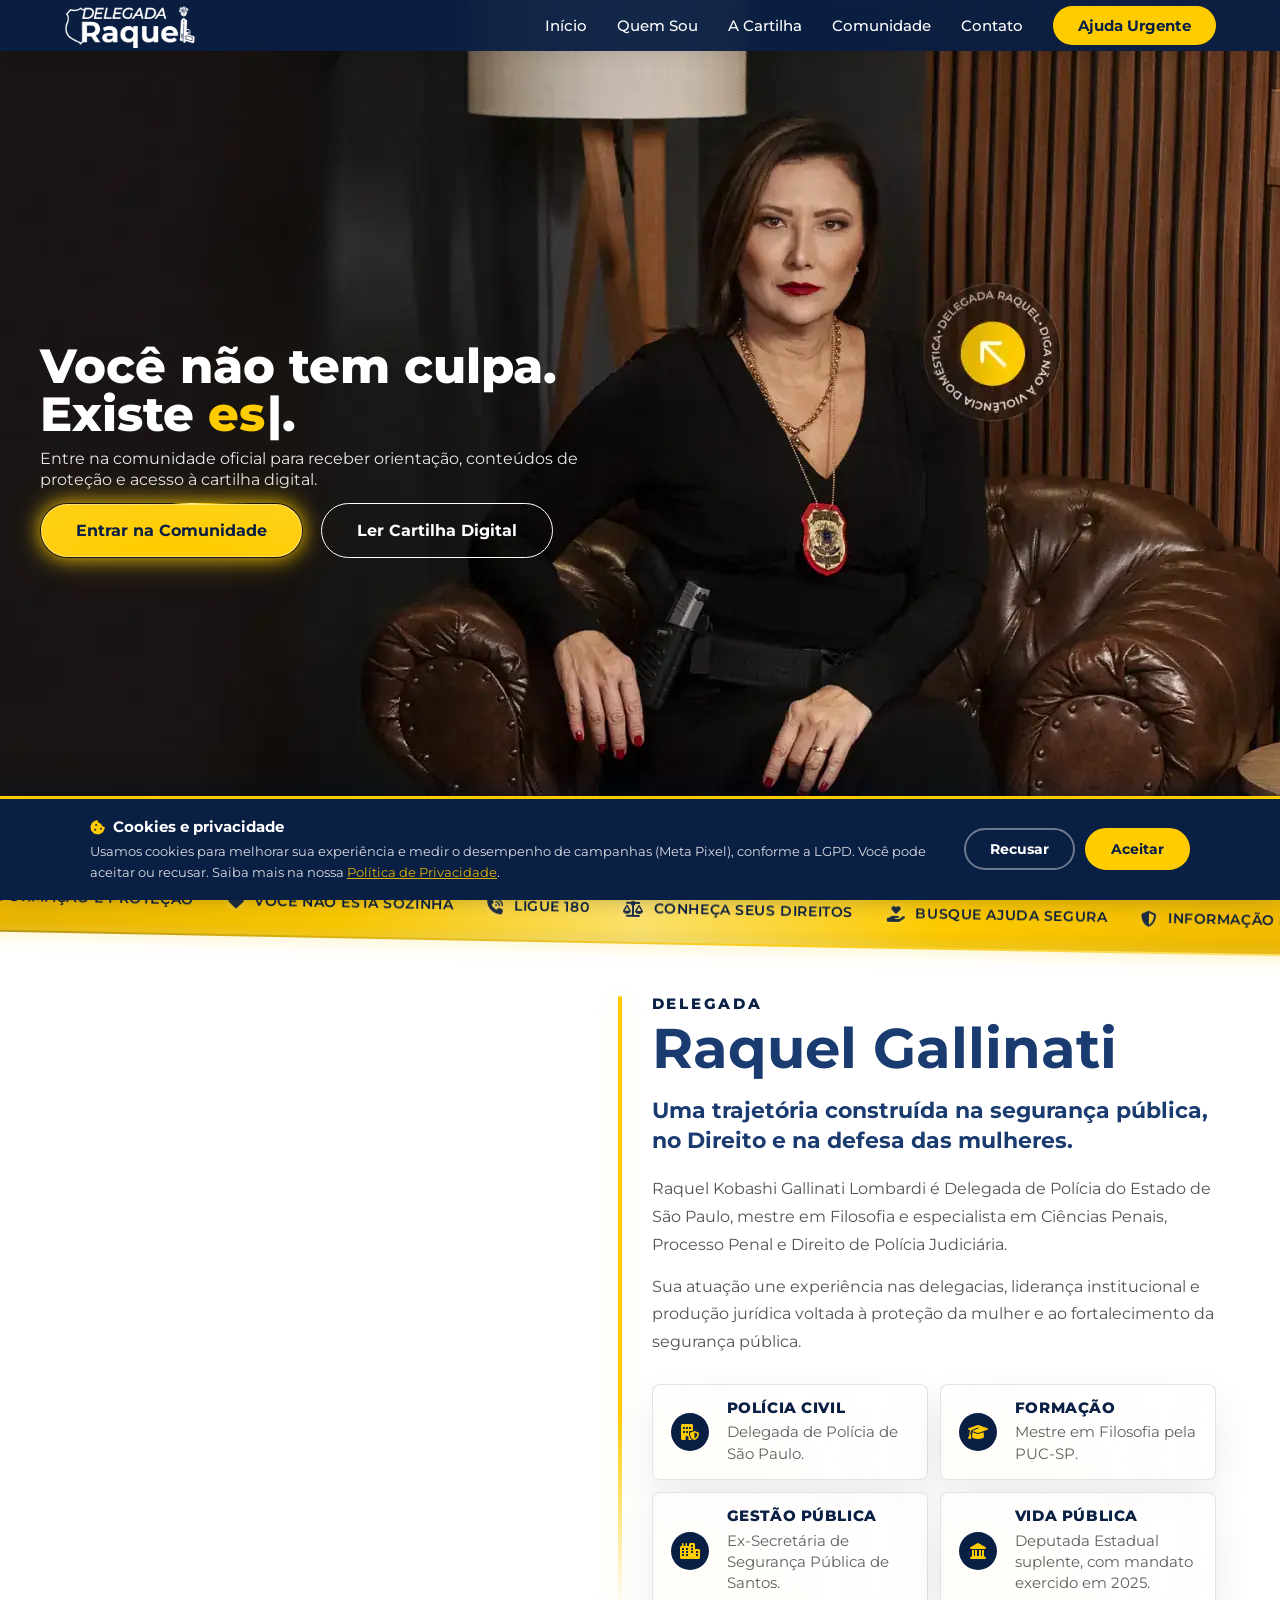
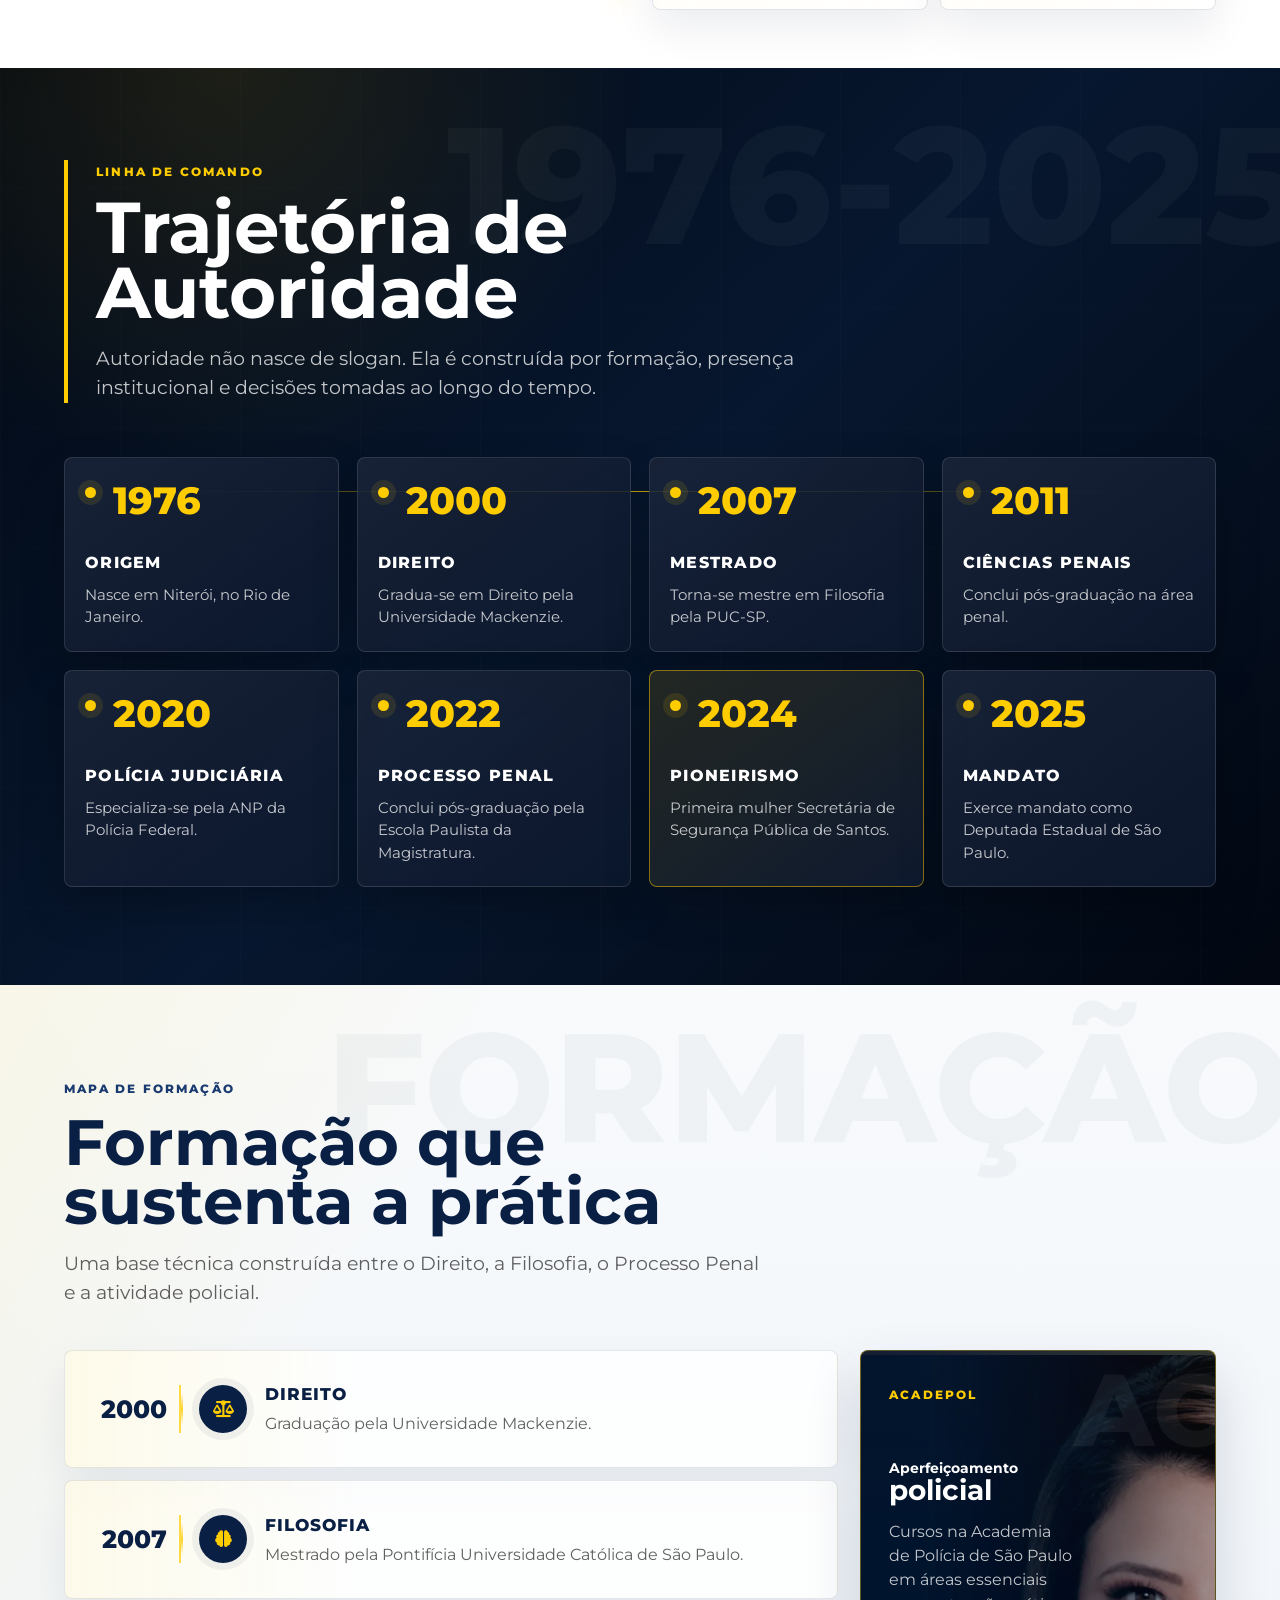
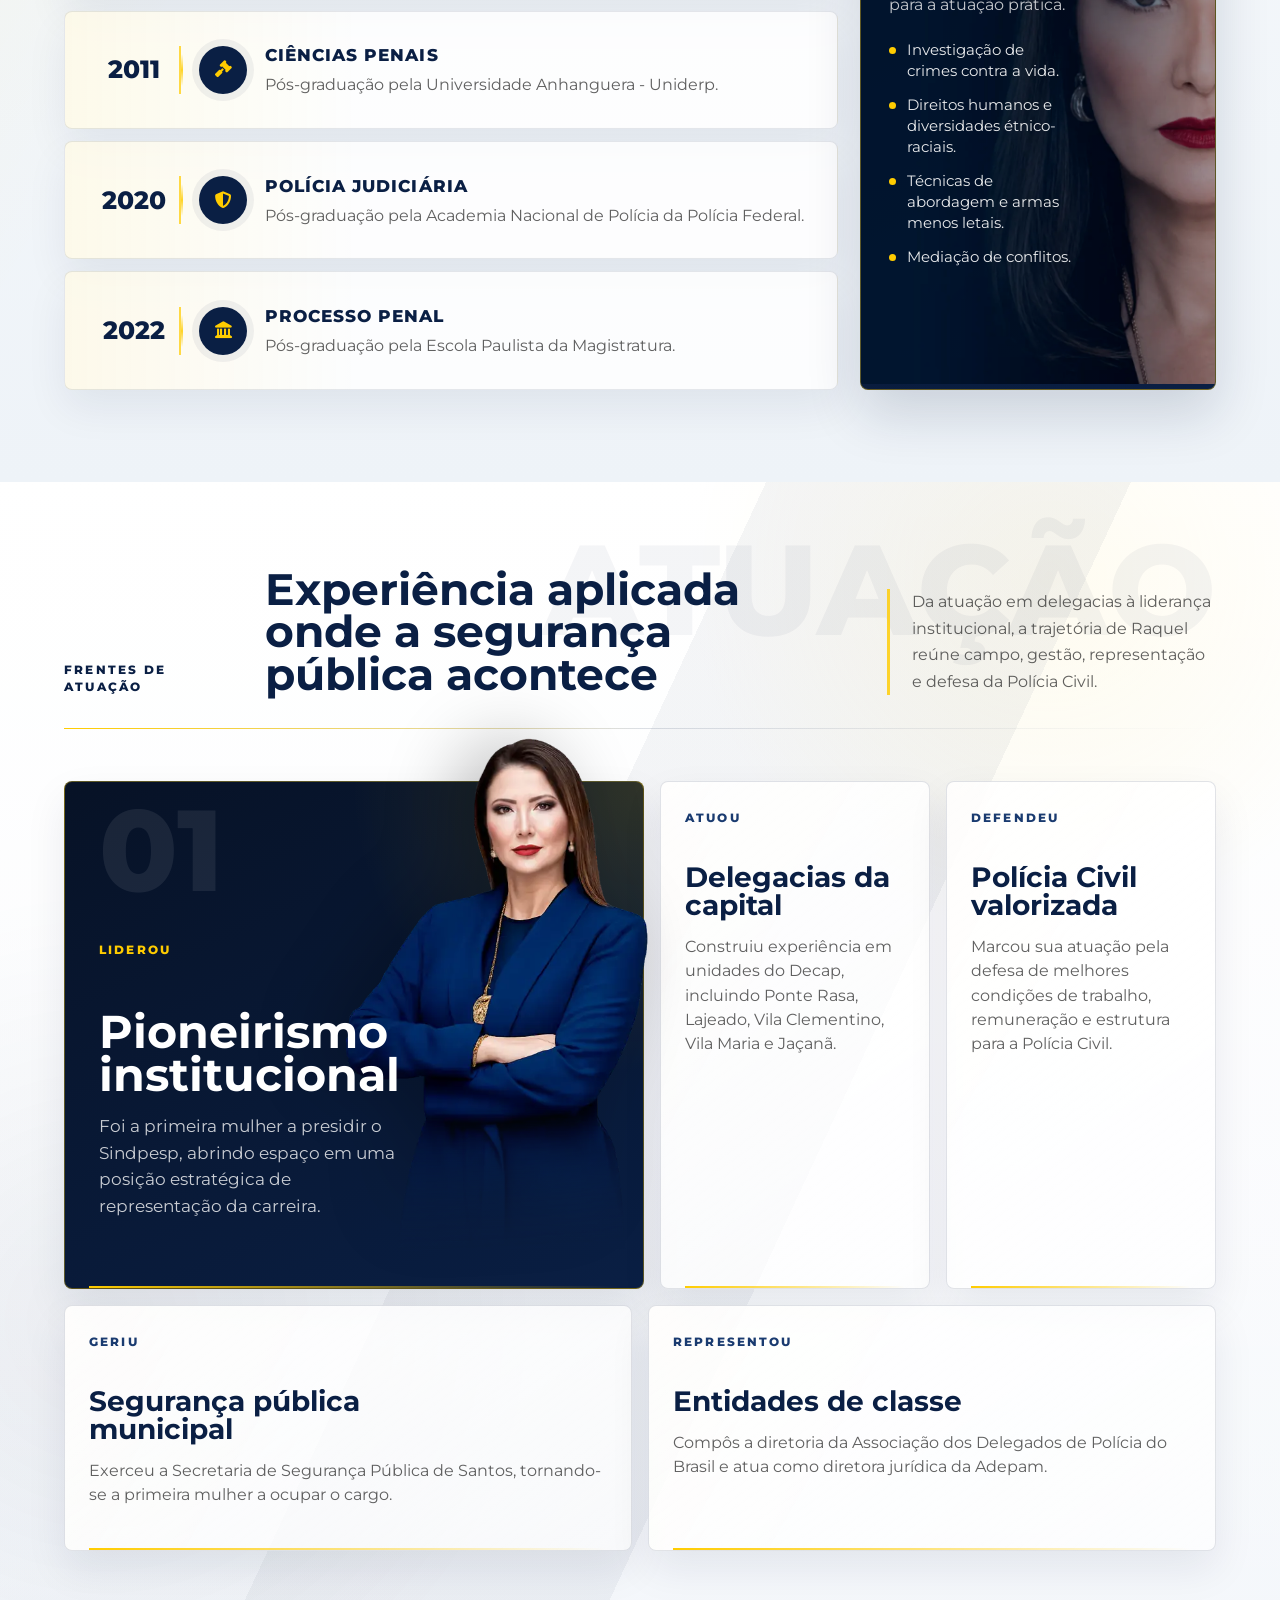
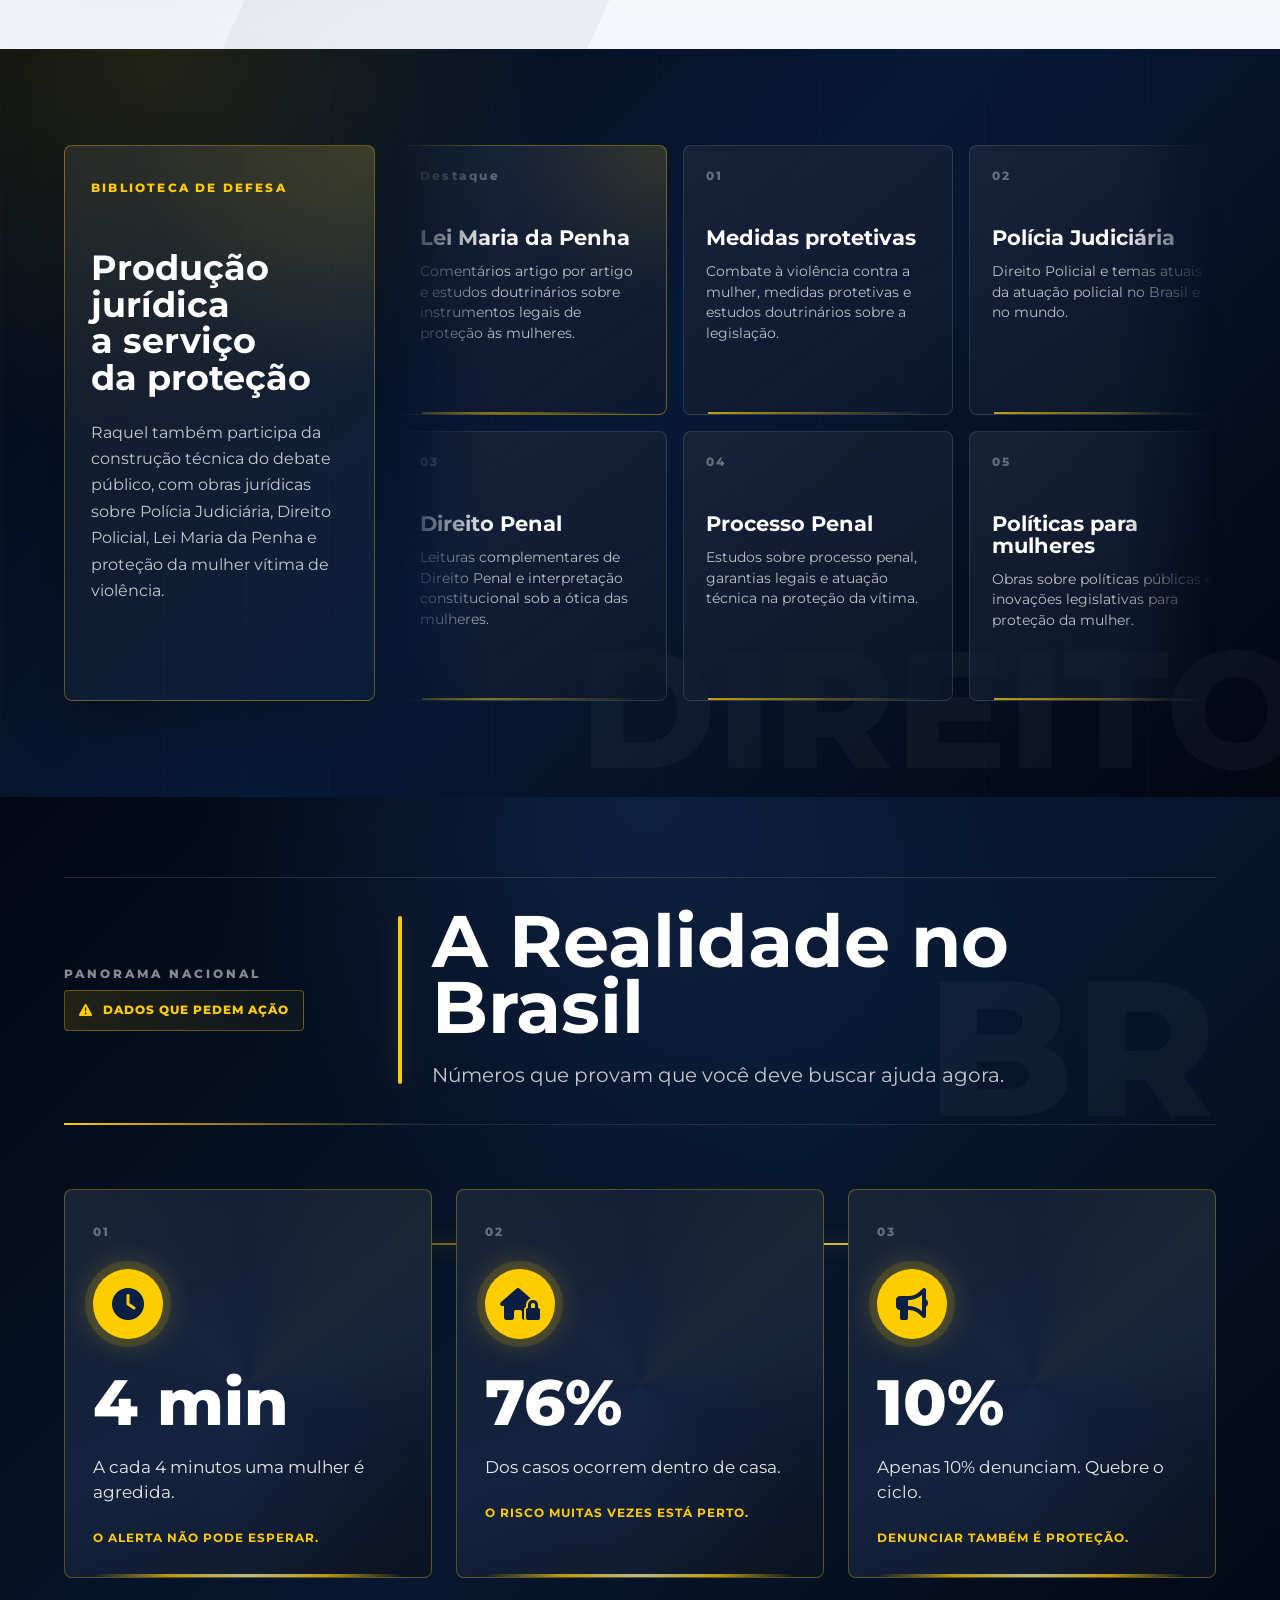
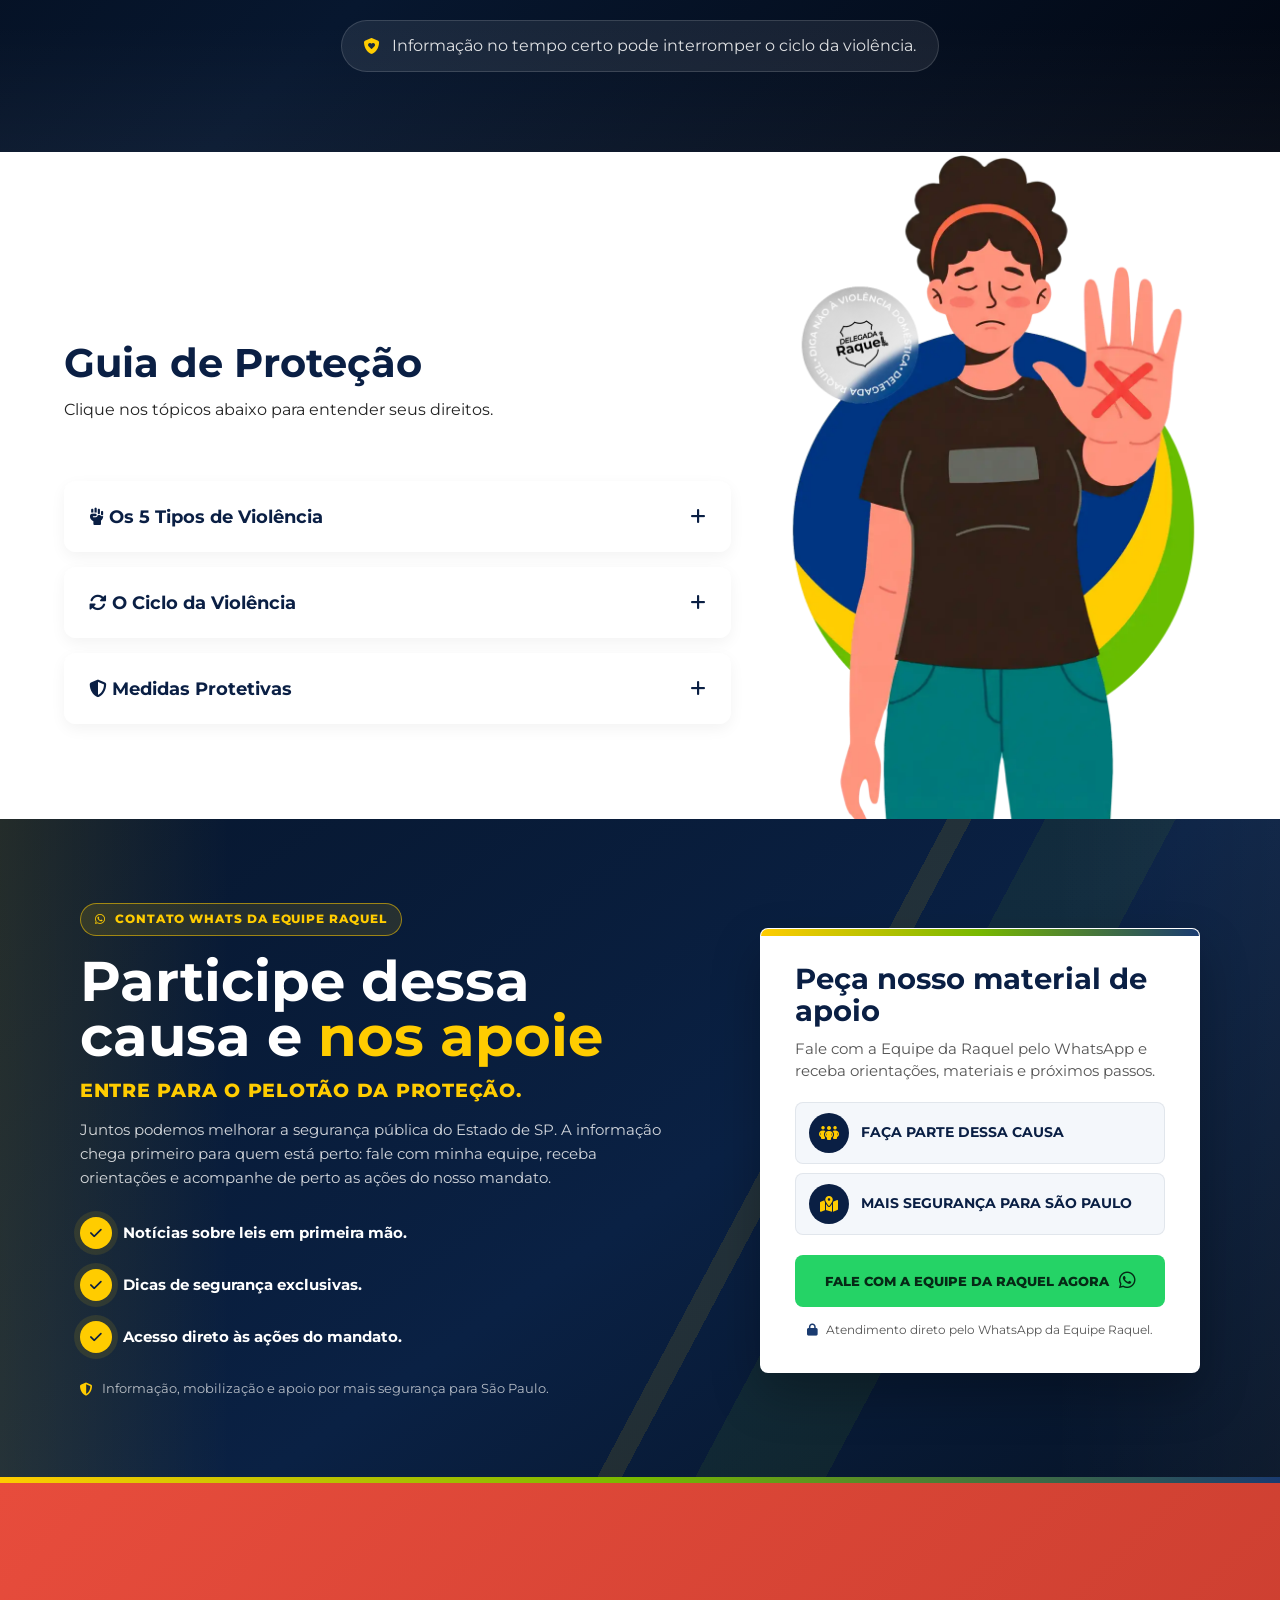
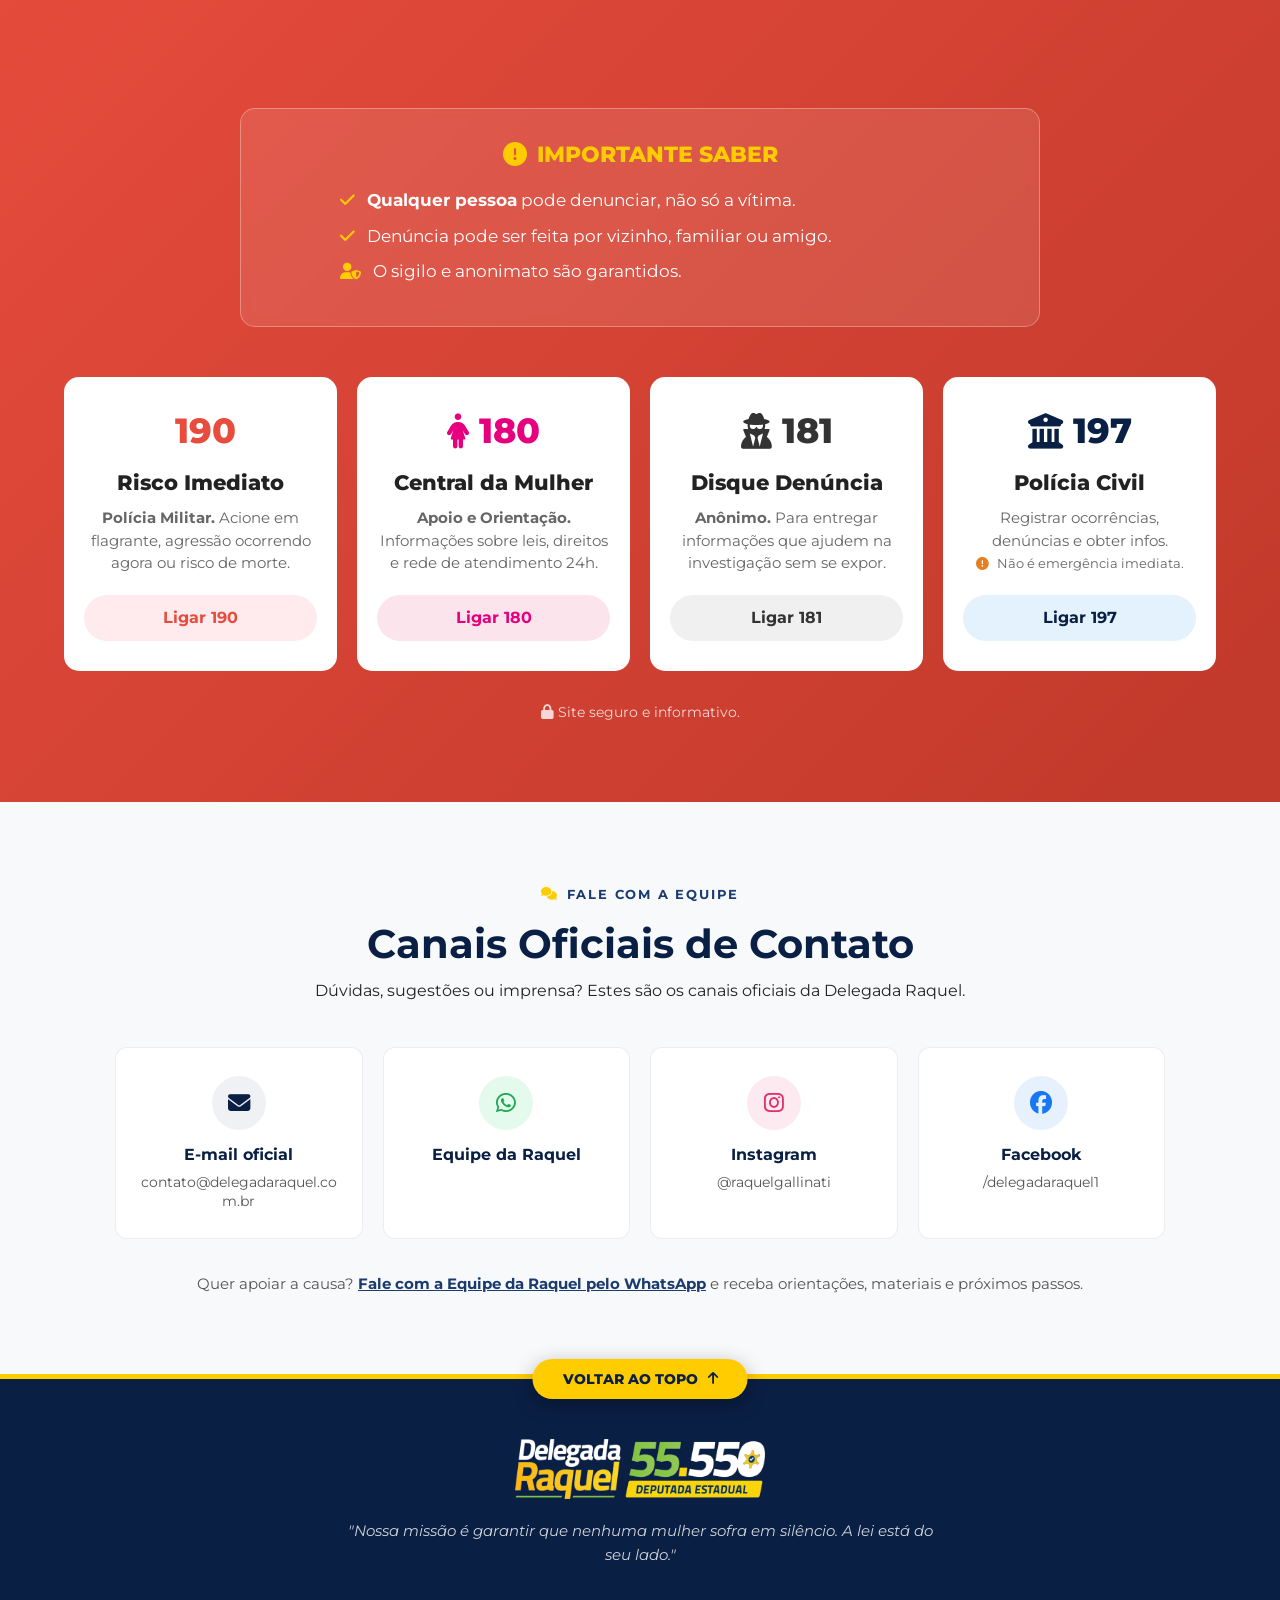
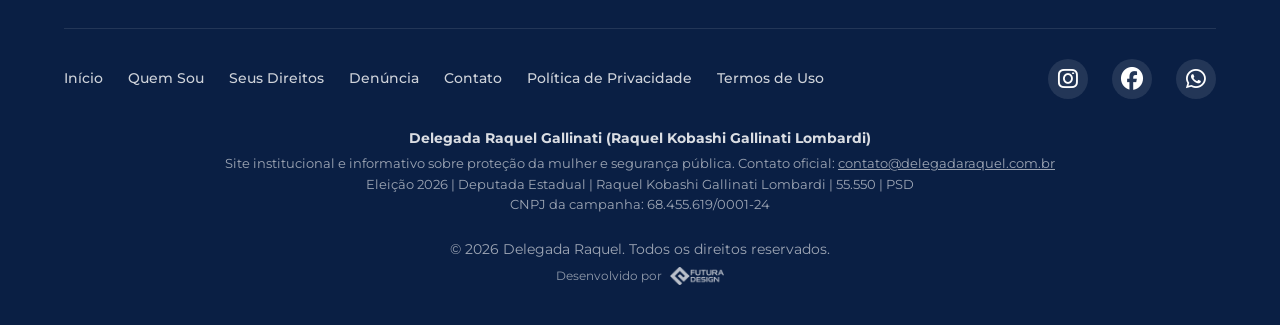
<file: index.html>
<!DOCTYPE html>
<html lang="pt-br">
<head>
    <meta charset="UTF-8">
    <meta name="viewport" content="width=device-width, initial-scale=1.0">
    <title>Delegada Raquel Gallinati | Cartilha de Proteção à Mulher</title>

    <meta name="description" content="Delegada Raquel Gallinati, Delegada de Polícia de São Paulo, mestre em Filosofia e referência na defesa da mulher. Acesse a Cartilha de Proteção, conheça seus direitos, os canais de denúncia (180, 190, 181) e entre na comunidade oficial.">
    <meta name="robots" content="index, follow, max-image-preview:large">
    <meta name="author" content="Delegada Raquel Gallinati">
    <meta name="theme-color" content="#0a1f44">
    <link rel="canonical" href="https://delegadaraquel.com.br/">

    <!--
        VERIFICAÇÃO DE DOMÍNIO DO META (obrigatória para anúncios com conversão):
        Gerenciador de Negócios > Configurações > Segurança da marca > Domínios
        > Adicionar delegadaraquel.com.br > copiar o código e descomentar abaixo:
        <meta name="facebook-domain-verification" content="CODIGO_AQUI">
    -->

    <link rel="icon" type="image/webp" href="img/favicon-fast.webp">
    <link rel="preload" as="image" href="img/hero-mobile-fast.webp" type="image/webp" media="(max-width: 1023px)" fetchpriority="high">
    <link rel="preload" as="image" href="img/hero-desktop-fast.webp" type="image/webp" media="(min-width: 1024px)" fetchpriority="high">

    <meta property="og:locale" content="pt_BR">
    <meta property="og:type" content="website">
    <meta property="og:site_name" content="Delegada Raquel Gallinati">
    <meta property="og:title" content="Delegada Raquel Gallinati | Cartilha de Proteção à Mulher">
    <meta property="og:description" content="Entenda seus direitos, identifique sinais de violência e saiba como se proteger. Acesse a Cartilha Digital e entre para a Comunidade Oficial.">

    <meta property="og:url" content="https://delegadaraquel.com.br/">

    <meta property="og:image" content="https://delegadaraquel.com.br/og-image.png">
    <meta property="og:image:secure_url" content="https://delegadaraquel.com.br/og-image.png">
    <meta property="og:image:type" content="image/png">
    <meta property="og:image:width" content="1200">
    <meta property="og:image:height" content="630">
    <meta property="og:image:alt" content="Delegada Raquel">
    <meta name="twitter:card" content="summary_large_image">
    <meta name="twitter:title" content="Delegada Raquel Gallinati | Cartilha de Proteção à Mulher">
    <meta name="twitter:description" content="Entenda seus direitos, identifique sinais de violência e saiba como se proteger. Acesse a Cartilha Digital e entre para a Comunidade Oficial.">
    <meta name="twitter:image" content="https://delegadaraquel.com.br/og-image.png">
    <meta name="image" content="https://delegadaraquel.com.br/og-image.png">

    <script type="application/ld+json">
    {
      "@context": "https://schema.org",
      "@graph": [
        {
          "@type": "Person",
          "@id": "https://delegadaraquel.com.br/#pessoa",
          "name": "Raquel Kobashi Gallinati Lombardi",
          "alternateName": "Delegada Raquel Gallinati",
          "jobTitle": "Delegada de Polícia do Estado de São Paulo",
          "description": "Delegada de Polícia do Estado de São Paulo, mestre em Filosofia pela PUC-SP, especialista em Ciências Penais, Processo Penal e Direito de Polícia Judiciária. Ex-Secretária de Segurança Pública de Santos e Deputada Estadual com mandato exercido em 2025.",
          "url": "https://delegadaraquel.com.br/",
          "image": "https://delegadaraquel.com.br/og-image.png",
          "sameAs": [
            "https://www.instagram.com/raquelgallinati/",
            "https://www.facebook.com/delegadaraquel1"
          ],
          "alumniOf": [
            { "@type": "CollegeOrUniversity", "name": "Universidade Presbiteriana Mackenzie" },
            { "@type": "CollegeOrUniversity", "name": "Pontifícia Universidade Católica de São Paulo (PUC-SP)" }
          ],
          "knowsAbout": ["Segurança Pública", "Lei Maria da Penha", "Violência contra a mulher", "Direito Penal", "Processo Penal", "Polícia Judiciária"]
        },
        {
          "@type": "WebSite",
          "@id": "https://delegadaraquel.com.br/#site",
          "url": "https://delegadaraquel.com.br/",
          "name": "Delegada Raquel Gallinati",
          "description": "Site oficial da Delegada Raquel Gallinati: cartilha de proteção à mulher, direitos, canais de denúncia e contato com a Equipe da Raquel.",
          "inLanguage": "pt-BR",
          "publisher": { "@id": "https://delegadaraquel.com.br/#pessoa" }
        }
      ]
    }
    </script>

    <script>try{if(sessionStorage.getItem("rq_visited"))document.documentElement.classList.add("no-loader")}catch(e){}</script>

    <link rel="preconnect" href="https://fonts.googleapis.com">
    <link rel="preconnect" href="https://fonts.gstatic.com" crossorigin>
    <link rel="preconnect" href="https://cdnjs.cloudflare.com" crossorigin>

    <link href="https://fonts.googleapis.com/css2?family=Montserrat:wght@400;500;600;700;800&display=swap" rel="stylesheet">
    <link rel="stylesheet" href="https://cdnjs.cloudflare.com/ajax/libs/font-awesome/6.4.0/css/all.min.css" media="print" onload="this.media='all'">
    <noscript><link rel="stylesheet" href="https://cdnjs.cloudflare.com/ajax/libs/font-awesome/6.4.0/css/all.min.css"></noscript>
    <link rel="stylesheet" href="style.min.css?v=calc-v5">

    <style id="ajustes-css">
    /* Logo horizontal no rodape (700x168): o CSS base espera a logo quadrada */
    .footer-logo-img{ width:min(250px,64vw); height:auto; max-height:none; border-radius:0; }
    </style>
</head>
<body>

    <div id="loader">
        <div class="loader-content" role="status" aria-live="polite">
            <div class="loader-logo-shell">
                <img src="logosvg.svg?v=loader-outline-up-v1" alt="" class="loader-logo-animated loader-logo-outline" aria-hidden="true">
                <img src="logosvg-fill.svg?v=loader-water-fill-v4" alt="Delegada Raquel" class="loader-logo-fill">
            </div>
            <div class="progress-container">
                <div class="progress-bar"></div>
            </div>
        </div>
    </div>

    <nav class="navbar">
        <div class="container nav-container">
            <div class="logo">
                <img src="img/logo-fast.webp" alt="Delegada Raquel" class="logo-img" width="132" height="45" decoding="async">
            </div>
            <ul class="nav-links">
                <li><a href="#inicio">Início</a></li>
                <li><a href="#sobre">Quem Sou</a></li>
                <li><a href="#cartilha">A Cartilha</a></li>
                <li><a href="#equipe-raquel">Comunidade</a></li>
                <li><a href="#contato">Contato</a></li>
                <li><a href="#denuncia" class="btn-nav">Ajuda Urgente</a></li>
            </ul>
            <div class="burger">
                <div class="line1"></div>
                <div class="line2"></div>
                <div class="line3"></div>
            </div>
        </div>
    </nav>

    <section id="inicio" class="hero">
        <div class="hero-overlay"></div>
        <div class="container hero-container">
            <div class="hero-text fade-in-up">
                <h1>Você não tem culpa.<br>Existe <span class="highlight typing-text">saída</span>.</h1>
                <p>Entre na comunidade oficial para receber orientação, conteúdos de proteção e acesso à cartilha digital.</p>
                <div class="hero-btns">
                    <a href="#equipe-raquel" class="btn btn-primary btn-orbit-glow"><span>Entrar na Comunidade</span></a>
                    <a href="#cartilha" class="btn btn-outline shine-effect">Ler Cartilha Digital</a>
                </div>
            </div>
        </div>
    </section>

    <div class="section-luminous-divider" aria-hidden="true">
        <div class="divider-marquee">
            <div class="divider-track">
                <div class="divider-group">
                    <span><i class="fa-solid fa-shield-halved"></i> Informação é proteção</span>
                    <span><i class="fa-solid fa-heart"></i> Você não está sozinha</span>
                    <span><i class="fa-solid fa-phone-volume"></i> Ligue 180</span>
                    <span><i class="fa-solid fa-scale-balanced"></i> Conheça seus direitos</span>
                    <span><i class="fa-solid fa-hand-holding-heart"></i> Busque ajuda segura</span>
                </div>
                <div class="divider-group">
                    <span><i class="fa-solid fa-shield-halved"></i> Informação é proteção</span>
                    <span><i class="fa-solid fa-heart"></i> Você não está sozinha</span>
                    <span><i class="fa-solid fa-phone-volume"></i> Ligue 180</span>
                    <span><i class="fa-solid fa-scale-balanced"></i> Conheça seus direitos</span>
                    <span><i class="fa-solid fa-hand-holding-heart"></i> Busque ajuda segura</span>
                </div>
            </div>
        </div>
    </div>

    <section id="sobre" class="about-authority">
        <div class="container about-grid">
            <div class="about-img scroll-animate">
                <picture>
                    <source media="(min-width: 969px)" srcset="img/delegada2-fast.webp">
                    <img src="img/delegada-fast.webp" alt="Delegada Raquel" class="img-delegada" width="980" height="1470" loading="lazy" decoding="async">
                </picture>
            </div>

            <div class="about-text scroll-animate">
                <span class="about-kicker"><i class="fa-solid fa-shield-halved"></i> Segurança pública, Direito e proteção</span>
                <h2><small>Delegada</small> <span>Raquel Gallinati</span></h2>
                <p class="about-lead">Uma trajetória construída na segurança pública, no Direito e na defesa das mulheres.</p>
                <p>Raquel Kobashi Gallinati Lombardi é Delegada de Polícia do Estado de São Paulo, mestre em Filosofia e especialista em Ciências Penais, Processo Penal e Direito de Polícia Judiciária.</p>
                <p>Sua atuação une experiência nas delegacias, liderança institucional e produção jurídica voltada à proteção da mulher e ao fortalecimento da segurança pública.</p>

                <div class="authority-credentials" aria-label="Credenciais da Delegada Raquel">
                    <article class="credential-card">
                        <i class="fa-solid fa-building-shield"></i>
                        <strong>Polícia Civil</strong>
                        <span>Delegada de Polícia de São Paulo.</span>
                    </article>
                    <article class="credential-card">
                        <i class="fa-solid fa-graduation-cap"></i>
                        <strong>Formação</strong>
                        <span>Mestre em Filosofia pela PUC-SP.</span>
                    </article>
                    <article class="credential-card">
                        <i class="fa-solid fa-city"></i>
                        <strong>Gestão pública</strong>
                        <span>Ex-Secretária de Segurança Pública de Santos.</span>
                    </article>
                    <article class="credential-card">
                        <i class="fa-solid fa-landmark"></i>
                        <strong>Vida pública</strong>
                        <span>Deputada Estadual suplente, com mandato exercido em 2025.</span>
                    </article>
                </div>
            </div>
        </div>
    </section>

    <section class="authority-timeline" aria-labelledby="timeline-title">
        <div class="container timeline-container">
            <div class="timeline-intro">
                <span class="timeline-kicker">Linha de comando</span>
                <h2 id="timeline-title">Trajetória de Autoridade</h2>
                <p>Autoridade não nasce de slogan. Ela é construída por formação, presença institucional e decisões tomadas ao longo do tempo.</p>
            </div>

            <div class="timeline-track" aria-label="Marcos da trajetória da Delegada Raquel">
                <article class="timeline-item">
                    <span class="timeline-year">1976</span>
                    <h3>Origem</h3>
                    <p>Nasce em Niterói, no Rio de Janeiro.</p>
                </article>
                <article class="timeline-item">
                    <span class="timeline-year">2000</span>
                    <h3>Direito</h3>
                    <p>Gradua-se em Direito pela Universidade Mackenzie.</p>
                </article>
                <article class="timeline-item">
                    <span class="timeline-year">2007</span>
                    <h3>Mestrado</h3>
                    <p>Torna-se mestre em Filosofia pela PUC-SP.</p>
                </article>
                <article class="timeline-item">
                    <span class="timeline-year">2011</span>
                    <h3>Ciências Penais</h3>
                    <p>Conclui pós-graduação na área penal.</p>
                </article>
                <article class="timeline-item">
                    <span class="timeline-year">2020</span>
                    <h3>Polícia Judiciária</h3>
                    <p>Especializa-se pela ANP da Polícia Federal.</p>
                </article>
                <article class="timeline-item">
                    <span class="timeline-year">2022</span>
                    <h3>Processo Penal</h3>
                    <p>Conclui pós-graduação pela Escola Paulista da Magistratura.</p>
                </article>
                <article class="timeline-item timeline-item-featured">
                    <span class="timeline-year">2024</span>
                    <h3>Pioneirismo</h3>
                    <p>Primeira mulher Secretária de Segurança Pública de Santos.</p>
                </article>
                <article class="timeline-item">
                    <span class="timeline-year">2025</span>
                    <h3>Mandato</h3>
                    <p>Exerce mandato como Deputada Estadual de São Paulo.</p>
                </article>
            </div>
        </div>
    </section>

    <section class="formation-map" aria-labelledby="formation-title">
        <div class="container formation-container">
            <div class="formation-head">
                <span class="formation-kicker">Mapa de formação</span>
                <h2 id="formation-title">Formação que sustenta a prática</h2>
                <p>Uma base técnica construída entre o Direito, a Filosofia, o Processo Penal e a atividade policial.</p>
            </div>

            <div class="formation-layout">
                <div class="formation-list" aria-label="Formação acadêmica e especializações">
                    <article class="formation-card">
                        <span class="formation-year">2000</span>
                        <span class="formation-icon" aria-hidden="true"><i class="fa-solid fa-scale-balanced"></i></span>
                        <div>
                            <h3>Direito</h3>
                            <p>Graduação pela Universidade Mackenzie.</p>
                        </div>
                    </article>
                    <article class="formation-card">
                        <span class="formation-year">2007</span>
                        <span class="formation-icon" aria-hidden="true"><i class="fa-solid fa-brain"></i></span>
                        <div>
                            <h3>Filosofia</h3>
                            <p>Mestrado pela Pontifícia Universidade Católica de São Paulo.</p>
                        </div>
                    </article>
                    <article class="formation-card">
                        <span class="formation-year">2011</span>
                        <span class="formation-icon" aria-hidden="true"><i class="fa-solid fa-gavel"></i></span>
                        <div>
                            <h3>Ciências Penais</h3>
                            <p>Pós-graduação pela Universidade Anhanguera - Uniderp.</p>
                        </div>
                    </article>
                    <article class="formation-card">
                        <span class="formation-year">2020</span>
                        <span class="formation-icon" aria-hidden="true"><i class="fa-solid fa-shield-halved"></i></span>
                        <div>
                            <h3>Polícia Judiciária</h3>
                            <p>Pós-graduação pela Academia Nacional de Polícia da Polícia Federal.</p>
                        </div>
                    </article>
                    <article class="formation-card">
                        <span class="formation-year">2022</span>
                        <span class="formation-icon" aria-hidden="true"><i class="fa-solid fa-landmark"></i></span>
                        <div>
                            <h3>Processo Penal</h3>
                            <p>Pós-graduação pela Escola Paulista da Magistratura.</p>
                        </div>
                    </article>
                </div>

                <aside class="formation-panel" aria-label="Aperfeiçoamento policial">
                    <span class="panel-index">Acadepol</span>
                    <h3><span>Aperfeiçoamento</span> policial</h3>
                    <p>Cursos na Academia de Polícia de São Paulo em áreas essenciais para a atuação prática.</p>
                    <ul>
                        <li>Investigação de crimes contra a vida.</li>
                        <li>Direitos humanos e diversidades étnico-raciais.</li>
                        <li>Técnicas de abordagem e armas menos letais.</li>
                        <li>Mediação de conflitos.</li>
                    </ul>
                </aside>
            </div>
        </div>
    </section>

    <section class="public-fronts" aria-labelledby="fronts-title">
        <div class="container fronts-container">
            <div class="fronts-head">
                <span class="fronts-kicker">Frentes de atuação</span>
                <h2 id="fronts-title">Experiência aplicada onde a segurança pública acontece</h2>
                <p>Da atuação em delegacias à liderança institucional, a trajetória de Raquel reúne campo, gestão, representação e defesa da Polícia Civil.</p>
            </div>

            <div class="fronts-grid">
                <article class="front-card front-card-featured">
                    <div class="front-card-featured-content">
                        <span class="front-verb">Liderou</span>
                        <h3>Pioneirismo institucional</h3>
                        <p>Foi a primeira mulher a presidir o Sindpesp, abrindo espaço em uma posição estratégica de representação da carreira.</p>
                    </div>
                    <img src="novaimg-fast.webp" alt="Delegada Raquel Gallinati em pé" class="front-card-featured-img" width="520" height="854" loading="lazy" decoding="async">
                </article>

                <article class="front-card">
                    <span class="front-verb">Atuou</span>
                    <h3>Delegacias da capital</h3>
                    <p>Construiu experiência em unidades do Decap, incluindo Ponte Rasa, Lajeado, Vila Clementino, Vila Maria e Jaçanã.</p>
                </article>

                <article class="front-card">
                    <span class="front-verb">Defendeu</span>
                    <h3>Polícia Civil valorizada</h3>
                    <p>Marcou sua atuação pela defesa de melhores condições de trabalho, remuneração e estrutura para a Polícia Civil.</p>
                </article>

                <article class="front-card">
                    <span class="front-verb">Geriu</span>
                    <h3>Segurança pública municipal</h3>
                    <p>Exerceu a Secretaria de Segurança Pública de Santos, tornando-se a primeira mulher a ocupar o cargo.</p>
                </article>

                <article class="front-card">
                    <span class="front-verb">Representou</span>
                    <h3>Entidades de classe</h3>
                    <p>Compôs a diretoria da Associação dos Delegados de Polícia do Brasil e atua como diretora jurídica da Adepam.</p>
                </article>
            </div>
        </div>
    </section>

    <section class="legal-library" aria-labelledby="library-title">
        <div class="container library-container">
            <div class="library-feature">
                <span class="library-kicker">Biblioteca de defesa</span>
                <h2 id="library-title">Produção jurídica a serviço da proteção</h2>
                <p>Raquel também participa da construção técnica do debate público, com obras jurídicas sobre Polícia Judiciária, Direito Policial, Lei Maria da Penha e proteção da mulher vítima de violência.</p>
            </div>

            <div class="library-topics" aria-label="Temas das obras jurídicas">
                <div class="library-carousel library-carousel-forward">
                    <div class="library-track">
                        <article class="library-topic library-topic-featured">
                            <span>Destaque</span>
                            <h3>Lei Maria da Penha</h3>
                            <p>Comentários artigo por artigo e estudos doutrinários sobre instrumentos legais de proteção às mulheres.</p>
                        </article>
                        <article class="library-topic">
                            <span>01</span>
                            <h3>Medidas protetivas</h3>
                            <p>Combate à violência contra a mulher, medidas protetivas e estudos doutrinários sobre a legislação.</p>
                        </article>
                        <article class="library-topic">
                            <span>02</span>
                            <h3>Polícia Judiciária</h3>
                            <p>Direito Policial e temas atuais da atuação policial no Brasil e no mundo.</p>
                        </article>
                        <article class="library-topic library-topic-featured" aria-hidden="true">
                            <span>Destaque</span>
                            <h3>Lei Maria da Penha</h3>
                            <p>Comentários artigo por artigo e estudos doutrinários sobre instrumentos legais de proteção às mulheres.</p>
                        </article>
                        <article class="library-topic" aria-hidden="true">
                            <span>01</span>
                            <h3>Medidas protetivas</h3>
                            <p>Combate à violência contra a mulher, medidas protetivas e estudos doutrinários sobre a legislação.</p>
                        </article>
                        <article class="library-topic" aria-hidden="true">
                            <span>02</span>
                            <h3>Polícia Judiciária</h3>
                            <p>Direito Policial e temas atuais da atuação policial no Brasil e no mundo.</p>
                        </article>
                    </div>
                </div>

                <div class="library-carousel library-carousel-reverse">
                    <div class="library-track">
                        <article class="library-topic">
                            <span>03</span>
                            <h3>Direito Penal</h3>
                            <p>Leituras complementares de Direito Penal e interpretação constitucional sob a ótica das mulheres.</p>
                        </article>
                        <article class="library-topic">
                            <span>04</span>
                            <h3>Processo Penal</h3>
                            <p>Estudos sobre processo penal, garantias legais e atuação técnica na proteção da vítima.</p>
                        </article>
                        <article class="library-topic">
                            <span>05</span>
                            <h3>Políticas para mulheres</h3>
                            <p>Obras sobre políticas públicas e inovações legislativas para proteção da mulher.</p>
                        </article>
                        <article class="library-topic" aria-hidden="true">
                            <span>03</span>
                            <h3>Direito Penal</h3>
                            <p>Leituras complementares de Direito Penal e interpretação constitucional sob a ótica das mulheres.</p>
                        </article>
                        <article class="library-topic" aria-hidden="true">
                            <span>04</span>
                            <h3>Processo Penal</h3>
                            <p>Estudos sobre processo penal, garantias legais e atuação técnica na proteção da vítima.</p>
                        </article>
                        <article class="library-topic" aria-hidden="true">
                            <span>05</span>
                            <h3>Políticas para mulheres</h3>
                            <p>Obras sobre políticas públicas e inovações legislativas para proteção da mulher.</p>
                        </article>
                    </div>
                </div>
            </div>
        </div>
    </section>

    <section class="stats-banner section-padding" aria-labelledby="realidade-title">
        <div class="container stats-container">
            <div class="stats-head">
                <span class="stats-eyebrow"><i class="fa-solid fa-triangle-exclamation"></i> Dados que pedem ação</span>
                <span class="stats-chapter">Panorama nacional</span>
                <div class="stats-title-block">
                    <h2 id="realidade-title">A Realidade no Brasil</h2>
                    <p>Números que provam que você deve buscar ajuda agora.</p>
                </div>
            </div>

            <div class="stats-cards">
                <article class="card-stat scroll-animate delay-1">
                    <span class="stat-index">01</span>
                    <div class="stat-icon-wrap"><i class="fa-solid fa-clock"></i></div>
                    <h3>4 min</h3>
                    <p>A cada 4 minutos uma mulher é agredida.</p>
                    <small>O alerta não pode esperar.</small>
                </article>

                <article class="card-stat scroll-animate delay-2">
                    <span class="stat-index">02</span>
                    <div class="stat-icon-wrap"><i class="fa-solid fa-house-lock"></i></div>
                    <h3>76%</h3>
                    <p>Dos casos ocorrem dentro de casa.</p>
                    <small>O risco muitas vezes está perto.</small>
                </article>

                <article class="card-stat scroll-animate delay-3">
                    <span class="stat-index">03</span>
                    <div class="stat-icon-wrap"><i class="fa-solid fa-bullhorn"></i></div>
                    <h3>10%</h3>
                    <p>Apenas 10% denunciam. Quebre o ciclo.</p>
                    <small>Denunciar também é proteção.</small>
                </article>
            </div>

            <div class="stats-note scroll-animate">
                <i class="fa-solid fa-shield-heart"></i>
                <span>Informação no tempo certo pode interromper o ciclo da violência.</span>
            </div>
        </div>
    </section>

    <section id="cartilha" class="cartilha-section">
        <div class="container">
            <div class="guide-grid">
                
                <div class="guide-col-left scroll-animate">
                    <div class="section-title guide-title">
                        <h2>Guia de Proteção</h2>
                        <p>Clique nos tópicos abaixo para entender seus direitos.</p>
                    </div>

                    <div class="accordion-modern">
                        <div class="accordion-item">
                            <button class="accordion-header">
                                <span><i class="fa-solid fa-hand-fist"></i> Os 5 Tipos de Violência</span>
                                <i class="fa-solid fa-plus icon"></i>
                            </button>
                            <div class="accordion-body">
                                <div class="body-content">
                                    <ul class="modern-list">
                                        <li><strong>Física:</strong> <span>Empurrões, tapas, lesões.</span></li>
                                        <li><strong>Psicológica:</strong> <span>Humilhação, ameaça, isolamento.</span></li>
                                        <li><strong>Patrimonial:</strong> <span>Quebrar bens, reter dinheiro.</span></li>
                                        <li><strong>Sexual:</strong> <span>Relação não consentida.</span></li>
                                        <li><strong>Moral:</strong> <span>Calúnia, xingamentos.</span></li>
                                    </ul>
                                </div>
                            </div>
                        </div>

                        <div class="accordion-item">
                            <button class="accordion-header">
                                <span><i class="fa-solid fa-rotate"></i> O Ciclo da Violência</span>
                                <i class="fa-solid fa-plus icon"></i>
                            </button>
                            <div class="accordion-body">
                                <div class="body-content">
                                    <div class="cycle-visual">
                                        <div class="step">1. Tensão <br><small>(Ameaças)</small></div>
                                        <div class="arrow">→</div>
                                        <div class="step alert">2. Explosão <br><small>(Agressão)</small></div>
                                        <div class="arrow">→</div>
                                        <div class="step">3. Lua de Mel <br><small>(Desculpas)</small></div>
                                    </div>
                                    <p class="mt-2 text-center">Não acredite na fase da "Lua de Mel". O ciclo sempre volta pior.</p>
                                </div>
                            </div>
                        </div>

                        <div class="accordion-item">
                            <button class="accordion-header">
                                <span><i class="fa-solid fa-shield-halved"></i> Medidas Protetivas</span>
                                <i class="fa-solid fa-plus icon"></i>
                            </button>
                            <div class="accordion-body">
                                <div class="body-content">
                                    <p>Você tem direito a proteção imediata. O juiz pode ordenar em até 48h:</p>
                                    <ul class="modern-list">
                                        <li><strong>Afastamento:</strong> <span>Do agressor do lar.</span></li>
                                        <li><strong>Proibição:</strong> <span>De contato (inclusive WhatsApp).</span></li>
                                        <li><strong>Distância:</strong> <span>Mínima de você e seus familiares.</span></li>
                                    </ul>
                                </div>
                            </div>
                        </div>
                    </div>
                </div>

                <div class="guide-col-img scroll-animate">
                    <img src="img/boneca-fast.webp" alt="Ilustração de Apoio" class="boneca-img" width="900" height="1352" loading="lazy" decoding="async">
                </div>

            </div>
        </div>
    </section>

    <section id="equipe-raquel" class="section-padding community-section" aria-labelledby="apoio-title">
        <div class="container">
            <div class="community-grid">
                
                <div class="community-text scroll-animate">
                    <span class="badge-vip"><i class="fa-brands fa-whatsapp"></i> Contato Whats da Equipe Raquel</span>
                    <h2 id="apoio-title">Participe dessa causa e <span class="highlight">nos apoie</span></h2>
                    <p class="lead-text">Entre para o Pelotão da Proteção.</p>
                    <p class="community-copy">Juntos podemos melhorar a segurança pública do Estado de SP. A informação chega primeiro para quem está perto: fale com minha equipe, receba orientações e acompanhe de perto as ações do nosso mandato.</p>
                    <ul class="benefit-list">
                        <li><i class="fa-solid fa-check"></i> Notícias sobre leis em primeira mão.</li>
                        <li><i class="fa-solid fa-check"></i> Dicas de segurança exclusivas.</li>
                        <li><i class="fa-solid fa-check"></i> Acesso direto às ações do mandato.</li>
                    </ul>
                    <p class="small-note"><i class="fa-solid fa-shield-halved"></i> Informação, mobilização e apoio por mais segurança para São Paulo.</p>
                </div>

                <div class="community-action-panel scroll-animate">
                    <div class="community-panel-head">
                        <h3>Peça nosso material de apoio</h3>
                        <p>Fale com a Equipe da Raquel pelo WhatsApp e receba orientações, materiais e próximos passos.</p>
                    </div>

                    <div class="support-actions" aria-label="Formas de apoiar a causa">
                        <div class="support-action">
                            <i class="fa-solid fa-people-group"></i>
                            <strong>Faça parte dessa causa</strong>
                        </div>
                        <div class="support-action">
                            <i class="fa-solid fa-map-location-dot"></i>
                            <strong>Mais segurança para São Paulo</strong>
                        </div>
                    </div>

                    <a class="btn-vip support-whatsapp-btn" href="https://coragemparamudar.online/ir/apoio" target="_blank" rel="noopener" data-pixel-contact>
                        <span>Fale com a Equipe da Raquel agora</span>
                        <i class="fa-brands fa-whatsapp"></i>
                    </a>

                    <div class="community-secure-line">
                        <i class="fa-solid fa-lock"></i>
                        Atendimento direto pelo WhatsApp da Equipe Raquel.
                    </div>
                </div>

            </div>
        </div>
    </section>

    <section id="denuncia" class="emergency-hero">
        <div class="container">
            <div class="section-title text-center text-white scroll-animate">
                <h2>Canais de Denúncia</h2>
                <p>Saber quem chamar pode salvar uma vida. Não se cale.</p>
            </div>

            <div class="important-box scroll-animate">
                <div class="important-header">
                    <i class="fa-solid fa-circle-exclamation"></i>
                    <h3>IMPORTANTE SABER</h3>
                </div>
                <div class="important-content">
                    <ul>
                        <li>
                            <i class="fa-solid fa-check"></i> 
                            <div><strong>Qualquer pessoa</strong> pode denunciar, não só a vítima.</div>
                        </li>
                        <li>
                            <i class="fa-solid fa-check"></i> 
                            <div>Denúncia pode ser feita por vizinho, familiar ou amigo.</div>
                        </li>
                        <li>
                            <i class="fa-solid fa-user-shield"></i> 
                            <div>O sigilo e anonimato são garantidos.</div>
                        </li>
                    </ul>
                </div>
            </div>
            
            <div class="emergency-grid scroll-animate">
                
                <div class="emer-card card-red">
                    <div class="card-icon"><i class="fa-solid fa-taxi-bus"></i> 190</div>
                    <h4>Risco Imediato</h4>
                    <p><strong>Polícia Militar.</strong> Acione em flagrante, agressão ocorrendo agora ou risco de morte.</p>
                    <a href="tel:190" class="btn-emer">Ligar 190</a>
                </div>

                <div class="emer-card card-pink">
                    <div class="card-icon"><i class="fa-solid fa-person-dress"></i> 180</div>
                    <h4>Central da Mulher</h4>
                    <p><strong>Apoio e Orientação.</strong> Informações sobre leis, direitos e rede de atendimento 24h.</p>
                    <a href="tel:180" class="btn-emer">Ligar 180</a>
                </div>

                <div class="emer-card card-dark">
                    <div class="card-icon"><i class="fa-solid fa-user-secret"></i> 181</div>
                    <h4>Disque Denúncia</h4>
                    <p><strong>Anônimo.</strong> Para entregar informações que ajudem na investigação sem se expor.</p>
                    <a href="tel:181" class="btn-emer">Ligar 181</a>
                </div>

                <div class="emer-card card-blue">
                    <div class="card-icon"><i class="fa-solid fa-building-columns"></i> 197</div>
                    <h4>Polícia Civil</h4>
                    <p>Registrar ocorrências, denúncias e obter infos.<br>
                        <small class="no-emer"><i class="fa-solid fa-circle-exclamation"></i> Não é emergência imediata.</small>
                    </p>
                    <a href="tel:197" class="btn-emer">Ligar 197</a>
                </div>

            </div>
            
            <p class="mt-3 text-center text-white scroll-animate" style="opacity: 0.8; font-size: 0.9rem;">
                <i class="fa-solid fa-lock"></i> Site seguro e informativo.
            </p>
        </div>
    </section>

    <section id="contato" class="contact-section section-padding" aria-labelledby="contato-title">
        <div class="container">
            <div class="section-title contact-title scroll-animate">
                <span class="contact-kicker"><i class="fa-solid fa-comments"></i> Fale com a equipe</span>
                <h2 id="contato-title">Canais Oficiais de Contato</h2>
                <p>Dúvidas, sugestões ou imprensa? Estes são os canais oficiais da Delegada Raquel.</p>
            </div>

            <div class="contact-grid scroll-animate">
                <!-- ATENÇÃO: confirmar/criar o e-mail oficial antes de publicar -->
                <a href="mailto:contato@delegadaraquel.com.br" class="contact-card">
                    <div class="contact-card-icon"><i class="fa-solid fa-envelope"></i></div>
                    <strong>E-mail oficial</strong>
                    <span>contato@delegadaraquel.com.br</span>
                </a>

                <a href="https://coragemparamudar.online/ir/apoio" target="_blank" rel="noopener noreferrer" class="contact-card" data-pixel-contact>
                    <div class="contact-card-icon contact-icon-whats"><i class="fa-brands fa-whatsapp"></i></div>
                    <strong>Equipe da Raquel</strong>
                </a>

                <a href="https://www.instagram.com/raquelgallinati/" target="_blank" rel="noopener noreferrer" class="contact-card" data-pixel-contact>
                    <div class="contact-card-icon contact-icon-insta"><i class="fa-brands fa-instagram"></i></div>
                    <strong>Instagram</strong>
                    <span>@raquelgallinati</span>
                </a>

                <a href="https://www.facebook.com/delegadaraquel1" target="_blank" rel="noopener noreferrer" class="contact-card" data-pixel-contact>
                    <div class="contact-card-icon contact-icon-face"><i class="fa-brands fa-facebook"></i></div>
                    <strong>Facebook</strong>
                    <span>/delegadaraquel1</span>
                </a>
            </div>

            <p class="contact-form-note scroll-animate">
                Quer apoiar a causa? <a href="https://coragemparamudar.online/ir/apoio" target="_blank" rel="noopener" data-pixel-contact>Fale com a Equipe da Raquel pelo WhatsApp</a> e receba orientações, materiais e próximos passos.
            </p>
        </div>
    </section>

    <footer class="main-footer">
        <div class="footer-divider-btn">
            <button id="btn-back-to-top" class="btn-top">
                Voltar ao Topo <i class="fa-solid fa-arrow-up"></i>
            </button>
        </div>

        <div class="container footer-container">
            <div class="footer-brand">
                <img src="img/logo-horizontal.webp" alt="Delegada Raquel 55.550 - Deputada Estadual" class="footer-logo-img" width="700" height="168" loading="lazy" decoding="async">
                <p class="footer-mission">"Nossa missão é garantir que nenhuma mulher sofra em silêncio. A lei está do seu lado."</p>
            </div>

            <hr class="footer-line">

            <div class="footer-bottom">
                <div class="footer-links">
                    <a href="#inicio">Início</a>
                    <a href="#sobre">Quem Sou</a>
                    <a href="#cartilha">Seus Direitos</a>
                    <a href="#denuncia">Denúncia</a>
                    <a href="#contato">Contato</a>
                    <a href="politica-de-privacidade.html">Política de Privacidade</a>
                    <a href="termos-de-uso.html">Termos de Uso</a>
                </div>

                <div class="socials-footer">
                    <a href="https://www.instagram.com/raquelgallinati/" aria-label="Instagram"><i class="fa-brands fa-instagram"></i></a>
                    <a href="https://www.facebook.com/delegadaraquel1" aria-label="Facebook"><i class="fa-brands fa-facebook"></i></a>
                    <a href="https://coragemparamudar.online/ir/apoio" target="_blank" rel="noopener" aria-label="Equipe da Raquel no WhatsApp"><i class="fa-brands fa-whatsapp"></i></a>
                </div>
            </div>

            <div class="footer-legal text-center">
                <p class="footer-legal-name">Delegada Raquel Gallinati (Raquel Kobashi Gallinati Lombardi)</p>
                <p class="footer-legal-info">
                    Site institucional e informativo sobre proteção da mulher e segurança pública.
                    Contato oficial: <a href="mailto:contato@delegadaraquel.com.br">contato@delegadaraquel.com.br</a>
                </p>
                <p class="footer-legal-info">Eleição 2026 | Deputada Estadual | Raquel Kobashi Gallinati Lombardi | 55.550 | PSD</p>
                <p class="footer-legal-info">CNPJ da campanha: 68.455.619/0001-24</p>
            </div>

            <div class="copyright text-center">
                <p>&copy; 2026 Delegada Raquel. Todos os direitos reservados.</p>
                <div class="footer-credit">
                    <span>Desenvolvido por</span>
                    <a href="https://futurabr.com" class="footer-credit-link" target="_blank" rel="noopener noreferrer" aria-label="Acessar site da Futura Design">
                        <img src="img/futura-design-fast.webp" alt="Futura Design" class="footer-credit-logo" width="54" height="18" loading="lazy" decoding="async">
                    </a>
                </div>
            </div>
        </div>
    </footer>

    <div id="cookie-banner" class="cookie-banner" role="dialog" aria-live="polite" aria-label="Aviso de cookies" hidden>
        <div class="cookie-banner-inner">
            <div class="cookie-banner-text">
                <strong><i class="fa-solid fa-cookie-bite"></i> Cookies e privacidade</strong>
                <p>Usamos cookies para melhorar sua experiência e medir o desempenho de campanhas (Meta Pixel), conforme a LGPD. Você pode aceitar ou recusar. Saiba mais na nossa <a href="politica-de-privacidade.html">Política de Privacidade</a>.</p>
            </div>
            <div class="cookie-banner-actions">
                <button type="button" id="cookie-reject" class="cookie-btn cookie-btn-reject">Recusar</button>
                <button type="button" id="cookie-accept" class="cookie-btn cookie-btn-accept">Aceitar</button>
            </div>
        </div>
    </div>

    <script src="consent.js?v=lgpd-v2"></script>
    <script src="script.js?v=apoio-v1"></script>

</body>
</html>
</file>
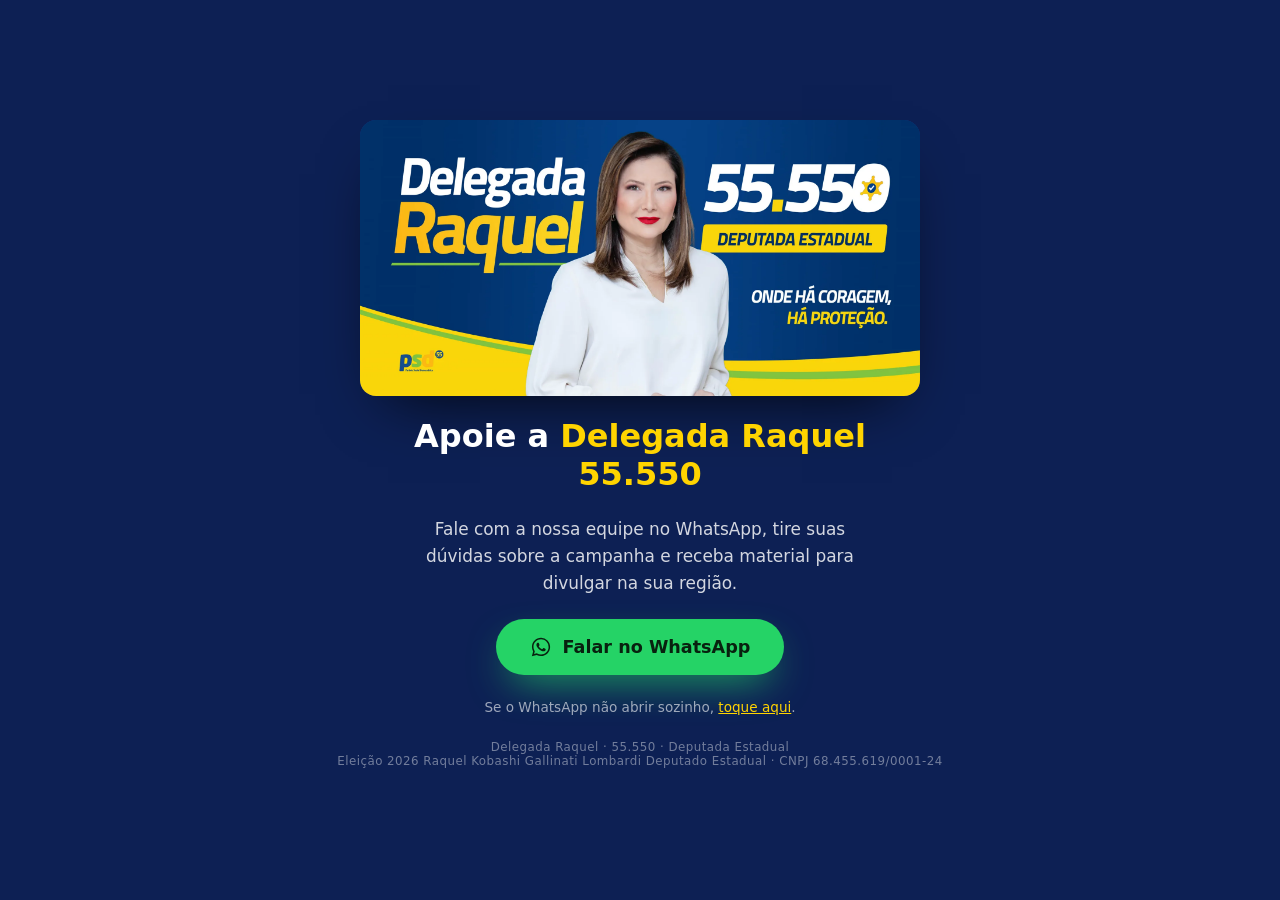
<file: apoio/index.html>
<!DOCTYPE html>
<html lang="pt-br">
<head>
<meta charset="UTF-8">
<meta name="viewport" content="width=device-width, initial-scale=1.0">
<title>Apoie a Delegada Raquel 55.550</title>
<meta name="description" content="Delegada Raquel 55.550, Deputada Estadual. Fale com a nossa equipe pelo WhatsApp e receba material de campanha para divulgar.">
<meta name="robots" content="noindex, follow">
<link rel="canonical" href="https://delegadaraquel.com.br/apoio/">
<meta property="og:type" content="website">
<meta property="og:site_name" content="Delegada Raquel 55.550">
<meta property="og:title" content="Apoie a Delegada Raquel 55.550">
<meta property="og:description" content="Onde há coragem, há proteção. Fale com a nossa equipe pelo WhatsApp e receba material para divulgar.">
<meta property="og:url" content="https://delegadaraquel.com.br/apoio/">
<meta property="og:image" content="https://delegadaraquel.com.br/og-campanha.jpg">
<meta property="og:image:width" content="1200">
<meta property="og:image:height" content="630">
<meta name="twitter:card" content="summary_large_image">
<link rel="icon" type="image/webp" href="../img/favicon-fast.webp">
<style>
  *{box-sizing:border-box;margin:0;padding:0}
  html,body{height:100%}
  body{
    background:#0D2054;color:#fff;
    font-family:'Montserrat',system-ui,-apple-system,'Segoe UI',sans-serif;
    display:flex;flex-direction:column;align-items:center;justify-content:center;
    padding:22px 18px 34px;text-align:center;gap:22px;
  }
  .arte{width:min(560px,100%);border-radius:16px;overflow:hidden;box-shadow:0 26px 60px -28px rgba(0,0,0,.9);background:#16337F}
  .arte img{width:100%;height:auto;display:block}
  h1{font-size:clamp(1.35rem,4.6vw,2rem);font-weight:800;line-height:1.18;max-width:22ch}
  h1 span{color:#FFD400}
  p.sub{font-size:clamp(.95rem,3vw,1.06rem);line-height:1.6;color:rgba(255,255,255,.82);max-width:44ch}
  .cta{
    display:inline-flex;align-items:center;gap:11px;
    background:#25D366;color:#08210f;text-decoration:none;
    font-weight:800;font-size:clamp(1rem,3.6vw,1.1rem);
    padding:17px 34px;border-radius:999px;
    box-shadow:0 16px 40px -14px rgba(37,211,102,.9);
    transition:transform .2s ease,background .2s ease;
  }
  .cta:hover{background:#2ae273;transform:translateY(-2px)}
  .cta svg{width:22px;height:22px;fill:currentColor;flex:none}
  .aviso{font-size:.85rem;color:rgba(255,255,255,.6);max-width:38ch;line-height:1.5}
  .aviso a{color:#FFD400}
  .rodape{font-size:.74rem;color:rgba(255,255,255,.42);letter-spacing:.04em}
  @media (prefers-reduced-motion:reduce){.cta{transition:none}}
</style>
</head>
<body>

  <div class="arte">
    <picture>
      <source media="(max-width:640px)" srcset="../img/hero-novo-mobile.webp">
      <img src="../img/hero-novo-desktop.webp" alt="Delegada Raquel 55.550, Deputada Estadual. Onde há coragem, há proteção." fetchpriority="high">
    </picture>
  </div>

  <h1>Apoie a <span>Delegada Raquel 55.550</span></h1>
  <p class="sub">Fale com a nossa equipe no WhatsApp, tire suas dúvidas sobre a campanha e receba material para divulgar na sua região.</p>

  <a class="cta" id="botao" href="https://coragemparamudar.online/ir/apoio" rel="noopener">
    <svg viewBox="0 0 24 24" aria-hidden="true"><path d="M12.04 2C6.58 2 2.13 6.45 2.13 11.91c0 1.75.46 3.45 1.32 4.95L2 22l5.25-1.38a9.9 9.9 0 0 0 4.79 1.22c5.46 0 9.9-4.45 9.9-9.91 0-2.65-1.03-5.14-2.9-7.01A9.82 9.82 0 0 0 12.04 2zm0 18.13a8.2 8.2 0 0 1-4.19-1.15l-.3-.18-3.12.82.83-3.04-.2-.31a8.22 8.22 0 0 1-1.26-4.36c0-4.54 3.7-8.23 8.25-8.23 2.2 0 4.27.86 5.83 2.42a8.19 8.19 0 0 1 2.41 5.82c0 4.54-3.7 8.21-8.25 8.21zm4.53-6.16c-.25-.12-1.47-.72-1.69-.81-.23-.08-.39-.12-.56.13-.16.24-.64.8-.79.97-.14.16-.29.19-.54.06-.25-.12-1.05-.39-1.99-1.23-.74-.66-1.23-1.47-1.38-1.72-.14-.25-.01-.38.11-.5.11-.11.25-.29.37-.43.13-.15.17-.25.25-.41.08-.17.04-.31-.02-.44-.06-.12-.56-1.35-.77-1.84-.2-.49-.4-.42-.56-.43h-.47c-.17 0-.43.06-.66.31-.22.25-.86.85-.86 2.06s.89 2.39 1.01 2.55c.12.17 1.75 2.67 4.23 3.74.59.26 1.05.41 1.41.52.59.19 1.13.16 1.56.1.48-.07 1.47-.6 1.68-1.18.21-.58.21-1.08.14-1.18-.06-.11-.22-.17-.47-.29z"/></svg>
    Falar no WhatsApp
  </a>

  <p class="aviso" id="aviso">Se o WhatsApp não abrir sozinho, <a href="https://coragemparamudar.online/ir/apoio">toque aqui</a>.</p>
  <p class="rodape">Delegada Raquel · 55.550 · Deputada Estadual<br>Eleição 2026 Raquel Kobashi Gallinati Lombardi Deputado Estadual · CNPJ 68.455.619/0001-24</p>

<script src="abrir.js" defer></script>
</body>
</html>
</file>
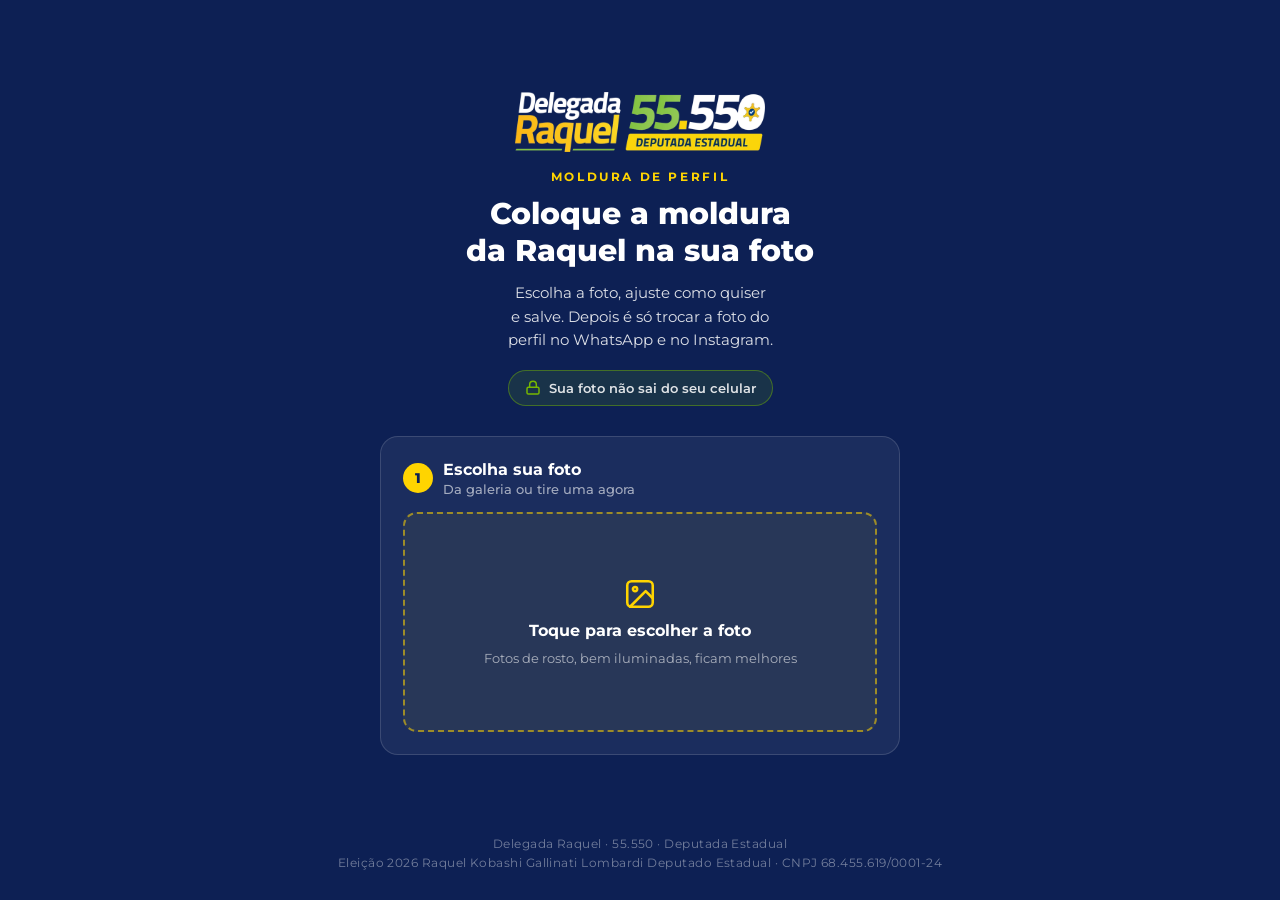
<file: moldura/index.html>
<!DOCTYPE html>
<html lang="pt-br">
<head>
<meta charset="UTF-8">
<meta name="viewport" content="width=device-width, initial-scale=1.0, viewport-fit=cover">
<title>Moldura de perfil da Delegada Raquel</title>
<meta name="description" content="Coloque a moldura da campanha da Delegada Raquel 55.550 na sua foto de perfil. Escolha a foto, ajuste e salve. A foto não sai do seu celular.">
<meta name="robots" content="noindex, follow">
<link rel="canonical" href="https://delegadaraquel.com.br/moldura/">
<meta property="og:type" content="website">
<meta property="og:site_name" content="Delegada Raquel 55.550">
<meta property="og:title" content="Moldura de perfil da Delegada Raquel">
<meta property="og:description" content="Coloque a moldura da campanha na sua foto de perfil. Toque para fazer a sua.">
<meta property="og:url" content="https://delegadaraquel.com.br/moldura/">
<meta property="og:image" content="https://delegadaraquel.com.br/moldura/capa.jpg">
<meta property="og:image:width" content="1200">
<meta property="og:image:height" content="630">
<meta name="twitter:card" content="summary_large_image">
<meta name="theme-color" content="#0D2054">
<link rel="icon" type="image/webp" href="../img/favicon-fast.webp">
<link rel="preconnect" href="https://fonts.googleapis.com">
<link rel="preconnect" href="https://fonts.gstatic.com" crossorigin>
<link rel="stylesheet" href="https://fonts.googleapis.com/css2?family=Montserrat:wght@500;600;800&display=swap">
<link rel="preload" as="image" href="moldura-escura.png">
<link rel="preload" as="image" href="moldura-clara.png">
<style>
  :root{
    --azul:#0D2054;--azul2:#16337F;--amarelo:#FFD400;--verde:#77B800;
    --branco:#fff;--texto:rgba(255,255,255,.86);--suave:rgba(255,255,255,.6);
    --card:rgba(255,255,255,.06);--linha:rgba(255,255,255,.14);--raio:18px;
  }
  *{box-sizing:border-box;margin:0;padding:0}
  html{-webkit-text-size-adjust:100%}
  body{
    min-height:100dvh;background:var(--azul);color:var(--branco);
    font-family:'Montserrat',system-ui,-apple-system,'Segoe UI',sans-serif;
    display:flex;flex-direction:column;align-items:center;
    padding:22px 16px calc(28px + env(safe-area-inset-bottom));
  }
  /* A tela inicial (so o passo 1) fica centralizada na altura do aparelho, com o rodape
     encostado embaixo; quando o editor abre, a pagina cresce e rola normalmente. */
  .app{width:min(1040px,100%);flex:1;display:flex;flex-direction:column;align-items:center}
  .miolo{width:100%;display:flex;flex-direction:column;align-items:center;gap:24px;margin:auto 0;padding:12px 0 28px}

  /* Cabecalho */
  header{display:flex;flex-direction:column;align-items:center;gap:12px;text-align:center;max-width:600px}
  .logo{width:min(250px,64%);height:auto;display:block;margin-bottom:6px}
  .tag{font-size:.74rem;font-weight:700;letter-spacing:.22em;color:var(--amarelo);text-transform:uppercase}
  h1{font-size:clamp(1.3rem,4.8vw,1.9rem);font-weight:800;line-height:1.2;max-width:22ch;text-wrap:balance}
  .sub{font-size:.95rem;line-height:1.55;color:var(--texto);max-width:34ch;text-wrap:balance}
  .privacidade{
    display:inline-flex;align-items:center;gap:8px;margin-top:6px;
    padding:9px 16px;border-radius:999px;white-space:nowrap;
    background:rgba(119,184,0,.12);border:1px solid rgba(119,184,0,.45);
    font-size:.82rem;font-weight:600;color:var(--texto);
  }
  .privacidade svg{width:16px;height:16px;stroke:var(--verde);flex:none}

  /* Cartoes de passo */
  .passo{background:var(--card);border:1px solid var(--linha);border-radius:var(--raio);padding:16px;display:flex;flex-direction:column;gap:14px}
  .passo-cab{display:flex;align-items:center;gap:10px}
  .num{flex:none;width:30px;height:30px;border-radius:50%;background:var(--amarelo);color:var(--azul);display:inline-flex;align-items:center;justify-content:center;font-size:.9rem;font-weight:800}
  .passo-cab h2{font-size:1.02rem;font-weight:700;line-height:1.25}
  .passo-cab small{display:block;font-size:.82rem;color:var(--suave);font-weight:500;margin-top:2px}

  /* Passo 1 */
  #passoFoto{width:min(520px,100%)}
  .escolher{
    position:relative;display:flex;flex-direction:column;align-items:center;justify-content:center;gap:10px;
    min-height:min(220px,32dvh);border:2px dashed rgba(255,212,0,.55);border-radius:14px;
    background:rgba(255,212,0,.06);cursor:pointer;text-align:center;padding:18px;
    transition:background .2s ease,border-color .2s ease;
  }
  .escolher:hover,.escolher:focus-within{background:rgba(255,212,0,.12);border-color:var(--amarelo)}
  .escolher svg{width:34px;height:34px;stroke:var(--amarelo)}
  .escolher b{font-size:1rem;font-weight:700}
  .escolher span{font-size:.84rem;color:var(--suave)}
  .escolher input{position:absolute;width:1px;height:1px;opacity:0;pointer-events:none}

  /* Editor: uma coluna no celular, duas no computador */
  .editor{display:none;width:100%}
  .editor.ativo{display:block}
  .grade{display:grid;grid-template-columns:1fr;gap:18px;width:min(520px,100%);margin:0 auto}
  .coluna{display:flex;flex-direction:column;gap:18px;min-width:0}

  .palco{position:relative;width:100%;aspect-ratio:1/1;border-radius:14px;overflow:hidden;background:#000;touch-action:none;user-select:none;-webkit-user-select:none}
  .palco canvas{width:100%;height:100%;display:block;cursor:grab}
  .palco canvas:active{cursor:grabbing}
  .guia{position:absolute;inset:0;pointer-events:none;border-radius:14px;
    background:radial-gradient(circle at 50% 50%,transparent 0,transparent calc(50% - 2px),rgba(0,0,0,.28) calc(50% - 1px));}
  .guia::after{content:"";position:absolute;inset:0;border-radius:50%;border:2px dashed rgba(255,255,255,.7)}
  .dica{position:absolute;left:50%;top:12px;transform:translateX(-50%);background:rgba(13,32,84,.85);color:#fff;font-size:.78rem;font-weight:600;padding:7px 12px;border-radius:999px;white-space:nowrap;pointer-events:none;transition:opacity .4s ease}
  .dica.some{opacity:0}

  .zoom{display:flex;align-items:center;gap:12px}
  .zoom svg{width:22px;height:22px;stroke:var(--suave);flex:none}
  .zoom input{flex:1;height:44px;accent-color:var(--amarelo);cursor:pointer;min-width:0}
  .acoes-foto{display:flex;justify-content:space-between;align-items:center;gap:10px;flex-wrap:wrap}
  .link{background:none;border:0;color:var(--amarelo);font:inherit;font-size:.86rem;font-weight:700;cursor:pointer;padding:8px 4px;text-decoration:underline;text-underline-offset:3px}

  .opcoes{display:grid;grid-template-columns:1fr 1fr;gap:10px}
  .opcao{
    display:flex;flex-direction:column;align-items:center;gap:8px;padding:12px 10px;border-radius:14px;
    background:rgba(255,255,255,.04);border:2px solid var(--linha);color:#fff;font:inherit;cursor:pointer;text-align:center;
    transition:border-color .2s ease,background .2s ease;
  }
  .opcao img{width:64px;height:64px;border-radius:12px;object-fit:cover}
  .opcao b{display:block;font-size:.95rem;font-weight:700}
  .opcao span{display:block;font-size:.78rem;color:var(--suave);margin-top:2px}
  .opcao[aria-pressed="true"]{border-color:var(--amarelo);background:rgba(255,212,0,.1)}
  .opcao:focus-visible,.link:focus-visible,.escolher:focus-within,.botao:focus-visible{outline:3px solid #fff;outline-offset:3px}

  .botao{
    display:inline-flex;align-items:center;justify-content:center;gap:10px;width:100%;
    min-height:56px;padding:14px 22px;border-radius:999px;border:0;
    font:inherit;font-weight:800;font-size:1.02rem;cursor:pointer;text-decoration:none;
    transition:transform .2s ease,background .2s ease,opacity .2s ease;
  }
  .botao svg{width:22px;height:22px;stroke:currentColor;flex:none}
  .botao.primario{background:var(--amarelo);color:var(--azul);box-shadow:0 16px 40px -14px rgba(255,212,0,.8)}
  .botao.primario:hover{background:#ffe04d;transform:translateY(-2px)}
  .botao.primario:disabled{opacity:.55;cursor:wait;transform:none}
  .botao.fantasma{background:transparent;color:#fff;border:2px solid var(--linha);min-height:50px;font-weight:700}
  .botao.fantasma:hover{border-color:#fff}

  .pronto{display:none;flex-direction:column;gap:12px;background:rgba(119,184,0,.12);border:1px solid rgba(119,184,0,.45);border-radius:var(--raio);padding:16px}
  .pronto.ativo{display:flex}
  .pronto h2{font-size:1rem;font-weight:800;display:flex;align-items:center;gap:8px}
  .pronto h2 svg{width:22px;height:22px;stroke:var(--verde);flex:none}
  .pronto ol{padding-left:20px;font-size:.92rem;line-height:1.6;color:var(--texto)}
  .pronto img{width:min(200px,55%);border-radius:14px;align-self:center;display:none}
  .pronto img.ativo{display:block}
  .pronto p{font-size:.85rem;color:var(--suave);line-height:1.5}

  .rodape{font-size:.72rem;color:rgba(255,255,255,.42);letter-spacing:.04em;text-align:center;line-height:1.6;padding-top:8px}
  .status{position:fixed;left:50%;bottom:calc(18px + env(safe-area-inset-bottom));transform:translateX(-50%) translateY(20px);background:#fff;color:var(--azul);font-size:.88rem;font-weight:700;padding:11px 18px;border-radius:999px;box-shadow:0 14px 40px -12px rgba(0,0,0,.7);opacity:0;pointer-events:none;transition:opacity .25s ease,transform .25s ease;max-width:calc(100% - 32px);text-align:center}
  .status.ativo{opacity:1;transform:translateX(-50%) translateY(0)}

  @media (prefers-reduced-motion:reduce){*{transition:none!important}}
  @media (max-width:360px){.privacidade{white-space:normal;text-align:left}}
  @media (min-width:900px){
    body{padding-top:36px}
    .miolo{gap:30px}
    .passo{padding:22px}
    .grade{grid-template-columns:minmax(0,1.15fr) minmax(0,1fr);gap:24px;width:100%;align-items:start}
    .opcao{flex-direction:row;text-align:left;padding:12px 14px;gap:12px}
    .opcao img{width:56px;height:56px}
  }
</style>
</head>
<body>
<div class="app">
<div class="miolo">

  <header>
    <img class="logo" src="../img/logo-horizontal.webp" alt="Delegada Raquel 55.550, Deputada Estadual" fetchpriority="high">
    <p class="tag">Moldura de perfil</p>
    <h1>Coloque a moldura da Raquel na sua foto</h1>
    <p class="sub">Escolha a foto, ajuste como quiser e salve. Depois é só trocar a foto do perfil no WhatsApp e no Instagram.</p>
    <p class="privacidade"><svg viewBox="0 0 24 24" fill="none" stroke-width="2.2" stroke-linecap="round" stroke-linejoin="round" aria-hidden="true"><rect x="3" y="11" width="18" height="10" rx="2"/><path d="M7 11V7a5 5 0 0 1 10 0v4"/></svg>Sua foto não sai do seu celular</p>
  </header>

  <section class="passo" id="passoFoto">
    <div class="passo-cab"><span class="num">1</span><h2>Escolha sua foto<small>Da galeria ou tire uma agora</small></h2></div>
    <label class="escolher" id="areaEscolher">
      <svg viewBox="0 0 24 24" fill="none" stroke-width="1.8" stroke-linecap="round" stroke-linejoin="round" aria-hidden="true"><rect x="3" y="3" width="18" height="18" rx="3"/><circle cx="8.5" cy="8.5" r="1.5"/><path d="m21 15-5-5L5 21"/></svg>
      <b>Toque para escolher a foto</b>
      <span>Fotos de rosto, bem iluminadas, ficam melhores</span>
      <input type="file" id="arquivo" accept="image/*">
    </label>
  </section>

  <section class="editor" id="editor" aria-live="polite">
    <div class="grade">
      <div class="coluna">
        <div class="passo">
          <div class="passo-cab"><span class="num">2</span><h2>Ajuste a foto<small>Arraste para posicionar e use o zoom</small></h2></div>
          <div class="palco" id="palco">
            <canvas id="tela" width="1080" height="1080" aria-label="Prévia da sua foto com a moldura"></canvas>
            <div class="guia" aria-hidden="true"></div>
            <div class="dica" id="dica">Arraste a foto para posicionar</div>
          </div>
          <div class="zoom">
            <svg viewBox="0 0 24 24" fill="none" stroke-width="2" stroke-linecap="round" stroke-linejoin="round" aria-hidden="true"><circle cx="11" cy="11" r="7"/><path d="m21 21-4.3-4.3M8 11h6"/></svg>
            <input type="range" id="zoom" min="100" max="300" value="100" aria-label="Zoom da foto">
            <svg viewBox="0 0 24 24" fill="none" stroke-width="2" stroke-linecap="round" stroke-linejoin="round" aria-hidden="true"><circle cx="11" cy="11" r="7"/><path d="m21 21-4.3-4.3M11 8v6M8 11h6"/></svg>
          </div>
          <div class="acoes-foto">
            <button type="button" class="link" id="centralizar">Centralizar de novo</button>
            <button type="button" class="link" id="trocar">Trocar a foto</button>
          </div>
        </div>
      </div>

      <div class="coluna">
        <div class="passo">
          <div class="passo-cab"><span class="num">3</span><h2>Escolha a moldura<small>A que combinar melhor com a sua foto</small></h2></div>
          <div class="opcoes" role="group" aria-label="Moldura">
            <button type="button" class="opcao" data-moldura="escura" aria-pressed="true"><img src="moldura-escura-mini.jpg" alt=""><span><b>Escura</b><span>Para fotos claras</span></span></button>
            <button type="button" class="opcao" data-moldura="clara" aria-pressed="false"><img src="moldura-clara-mini.jpg" alt=""><span><b>Clara</b><span>Para fotos escuras</span></span></button>
          </div>
        </div>

        <button type="button" class="botao primario" id="salvar">
          <svg viewBox="0 0 24 24" fill="none" stroke-width="2.2" stroke-linecap="round" stroke-linejoin="round" aria-hidden="true"><path d="M12 3v12M7 10l5 5 5-5M5 21h14"/></svg>
          Salvar foto com moldura
        </button>

        <section class="pronto" id="pronto">
          <h2><svg viewBox="0 0 24 24" fill="none" stroke-width="2.2" stroke-linecap="round" stroke-linejoin="round" aria-hidden="true"><path d="M20 6 9 17l-5-5"/></svg>Foto pronta</h2>
          <img id="resultado" alt="Sua foto com a moldura">
          <p id="prontoTexto">Se a foto não apareceu na sua galeria, toque e segure na imagem acima para salvar.</p>
          <ol>
            <li><b>WhatsApp:</b> Configurações, toque na sua foto, Galeria.</li>
            <li><b>Instagram:</b> Perfil, Editar perfil, Editar foto ou avatar.</li>
          </ol>
          <button type="button" class="botao fantasma" id="salvarDeNovo">Salvar de novo</button>
        </section>
      </div>
    </div>
  </section>
</div>

  <p class="rodape">Delegada Raquel · 55.550 · Deputada Estadual<br>Eleição 2026 Raquel Kobashi Gallinati Lombardi Deputado Estadual · CNPJ 68.455.619/0001-24</p>
</div>

<div class="status" id="status" role="status"></div>

<script>
(function () {
  'use strict';

  var LADO = 1080;
  var tela = document.getElementById('tela');
  var ctx = tela.getContext('2d');
  var arquivo = document.getElementById('arquivo');
  var editor = document.getElementById('editor');
  var passoFoto = document.getElementById('passoFoto');
  var zoom = document.getElementById('zoom');
  var dica = document.getElementById('dica');
  var pronto = document.getElementById('pronto');
  var resultado = document.getElementById('resultado');
  var status = document.getElementById('status');
  var salvarBtn = document.getElementById('salvar');

  var molduras = { escura: new Image(), clara: new Image() };
  molduras.escura.src = 'moldura-escura.png';
  molduras.clara.src = 'moldura-clara.png';
  var molduraAtual = 'escura';

  var foto = null;        // Image escolhida
  var base = 1;           // escala que cobre o quadrado
  var z = 1;              // zoom extra (1 a 3)
  var ox = 0, oy = 0;     // posicao da foto no canvas (unidades do canvas)
  var dicaVista = false;
  var timerStatus = null;

  function avisar(msg) {
    status.textContent = msg;
    status.classList.add('ativo');
    clearTimeout(timerStatus);
    timerStatus = setTimeout(function () { status.classList.remove('ativo'); }, 2600);
  }

  function tamanhoFoto() {
    return { w: foto.width * base * z, h: foto.height * base * z };
  }

  function limitar() {
    var t = tamanhoFoto();
    ox = Math.min(0, Math.max(LADO - t.w, ox));
    oy = Math.min(0, Math.max(LADO - t.h, oy));
  }

  function centralizar() {
    var t = tamanhoFoto();
    ox = (LADO - t.w) / 2;
    oy = (LADO - t.h) / 2;
  }

  function desenhar() {
    ctx.clearRect(0, 0, LADO, LADO);
    if (foto) {
      var t = tamanhoFoto();
      ctx.drawImage(foto, ox, oy, t.w, t.h);
    }
    var m = molduras[molduraAtual];
    if (m.complete && m.naturalWidth) ctx.drawImage(m, 0, 0, LADO, LADO);
  }

  molduras.escura.onload = desenhar;
  molduras.clara.onload = desenhar;

  function carregarFoto(file) {
    if (!file || !/^image\//.test(file.type)) { avisar('Escolha um arquivo de imagem.'); return; }
    var url = URL.createObjectURL(file);
    var img = new Image();
    img.onload = function () {
      URL.revokeObjectURL(url);
      foto = img;
      base = Math.max(LADO / img.width, LADO / img.height);
      z = 1;
      zoom.value = 100;
      centralizar();
      desenhar();
      passoFoto.style.display = 'none';
      editor.classList.add('ativo');
      pronto.classList.remove('ativo');
      resultado.classList.remove('ativo');
      dica.classList.remove('some');
      dicaVista = false;
      editor.scrollIntoView({ behavior: 'smooth', block: 'start' });
    };
    img.onerror = function () { URL.revokeObjectURL(url); avisar('Não consegui abrir essa foto. Tente outra.'); };
    img.src = url;
  }

  arquivo.addEventListener('change', function () { carregarFoto(arquivo.files && arquivo.files[0]); arquivo.value = ''; });

  // Zoom mantendo um ponto fixo (centro no controle, meio dos dedos na pinca).
  function aplicarZoom(novoZ, cx, cy) {
    novoZ = Math.min(3, Math.max(1, novoZ));
    if (!foto) return;
    var antes = tamanhoFoto();
    var fx = (cx - ox) / antes.w;
    var fy = (cy - oy) / antes.h;
    z = novoZ;
    var depois = tamanhoFoto();
    ox = cx - fx * depois.w;
    oy = cy - fy * depois.h;
    limitar();
    zoom.value = Math.round(z * 100);
    desenhar();
  }
  zoom.addEventListener('input', function () { aplicarZoom(Number(zoom.value) / 100, LADO / 2, LADO / 2); });

  document.getElementById('centralizar').addEventListener('click', function () { z = 1; zoom.value = 100; centralizar(); desenhar(); });
  document.getElementById('trocar').addEventListener('click', function () { arquivo.click(); });

  // Arrastar (um dedo) e pinca (dois dedos), com pointer events.
  var ponteiros = new Map();
  var ultimaDist = 0;
  function escalaTela() { return LADO / tela.getBoundingClientRect().width; }
  function pontoNoCanvas(e) {
    var r = tela.getBoundingClientRect();
    var k = LADO / r.width;
    return { x: (e.clientX - r.left) * k, y: (e.clientY - r.top) * k };
  }

  tela.addEventListener('pointerdown', function (e) {
    if (!foto) return;
    tela.setPointerCapture(e.pointerId);
    ponteiros.set(e.pointerId, { x: e.clientX, y: e.clientY });
    if (ponteiros.size === 2) {
      var p = Array.from(ponteiros.values());
      ultimaDist = Math.hypot(p[0].x - p[1].x, p[0].y - p[1].y);
    }
    if (!dicaVista) { dicaVista = true; dica.classList.add('some'); }
  });

  tela.addEventListener('pointermove', function (e) {
    if (!foto || !ponteiros.has(e.pointerId)) return;
    var ant = ponteiros.get(e.pointerId);
    var k = escalaTela();
    if (ponteiros.size === 1) {
      ox += (e.clientX - ant.x) * k;
      oy += (e.clientY - ant.y) * k;
      limitar();
      desenhar();
    }
    ponteiros.set(e.pointerId, { x: e.clientX, y: e.clientY });
    if (ponteiros.size === 2) {
      var p = Array.from(ponteiros.values());
      var d = Math.hypot(p[0].x - p[1].x, p[0].y - p[1].y);
      if (ultimaDist > 0) {
        var meio = pontoNoCanvas({ clientX: (p[0].x + p[1].x) / 2, clientY: (p[0].y + p[1].y) / 2 });
        aplicarZoom(z * (d / ultimaDist), meio.x, meio.y);
      }
      ultimaDist = d;
    }
  });

  function soltar(e) { ponteiros.delete(e.pointerId); if (ponteiros.size < 2) ultimaDist = 0; }
  tela.addEventListener('pointerup', soltar);
  tela.addEventListener('pointercancel', soltar);
  tela.addEventListener('pointerleave', soltar);

  // Roda do mouse (computador).
  tela.addEventListener('wheel', function (e) {
    if (!foto) return;
    e.preventDefault();
    var p = pontoNoCanvas(e);
    aplicarZoom(z * (e.deltaY < 0 ? 1.08 : 0.92), p.x, p.y);
  }, { passive: false });

  // Escolha da moldura.
  Array.prototype.forEach.call(document.querySelectorAll('.opcao'), function (btn) {
    btn.addEventListener('click', function () {
      molduraAtual = btn.getAttribute('data-moldura');
      Array.prototype.forEach.call(document.querySelectorAll('.opcao'), function (b) { b.setAttribute('aria-pressed', b === btn ? 'true' : 'false'); });
      desenhar();
    });
  });

  // Salvar: no celular tenta a folha de compartilhar (tem "Salvar imagem"); senao baixa o arquivo.
  function salvar() {
    if (!foto) return;
    salvarBtn.disabled = true;
    var textoOriginal = salvarBtn.innerHTML;
    salvarBtn.textContent = 'Preparando…';
    desenhar();
    tela.toBlob(function (blob) {
      salvarBtn.disabled = false;
      salvarBtn.innerHTML = textoOriginal;
      if (!blob) { avisar('Não consegui gerar a imagem. Tente de novo.'); return; }
      var nome = 'moldura-delegada-raquel.jpg';
      var file;
      try { file = new File([blob], nome, { type: 'image/jpeg' }); } catch (err) { file = null; }

      resultado.src = URL.createObjectURL(blob);
      resultado.classList.add('ativo');
      pronto.classList.add('ativo');

      if (file && navigator.canShare && navigator.canShare({ files: [file] })) {
        navigator.share({ files: [file], title: 'Minha foto com a moldura da Delegada Raquel' })
          .then(function () { avisar('Pronto. Escolha "Salvar imagem" para guardar na galeria.'); })
          .catch(function () { /* a pessoa fechou a folha; a imagem continua na tela */ });
      } else {
        var a = document.createElement('a');
        a.href = resultado.src;
        a.download = nome;
        document.body.appendChild(a);
        a.click();
        a.remove();
        avisar('Foto salva. Confira na pasta de downloads ou na galeria.');
      }
      pronto.scrollIntoView({ behavior: 'smooth', block: 'nearest' });
    }, 'image/jpeg', 0.92);
  }
  salvarBtn.addEventListener('click', salvar);
  document.getElementById('salvarDeNovo').addEventListener('click', salvar);

  desenhar();
})();
</script>
</body>
</html>
</file>
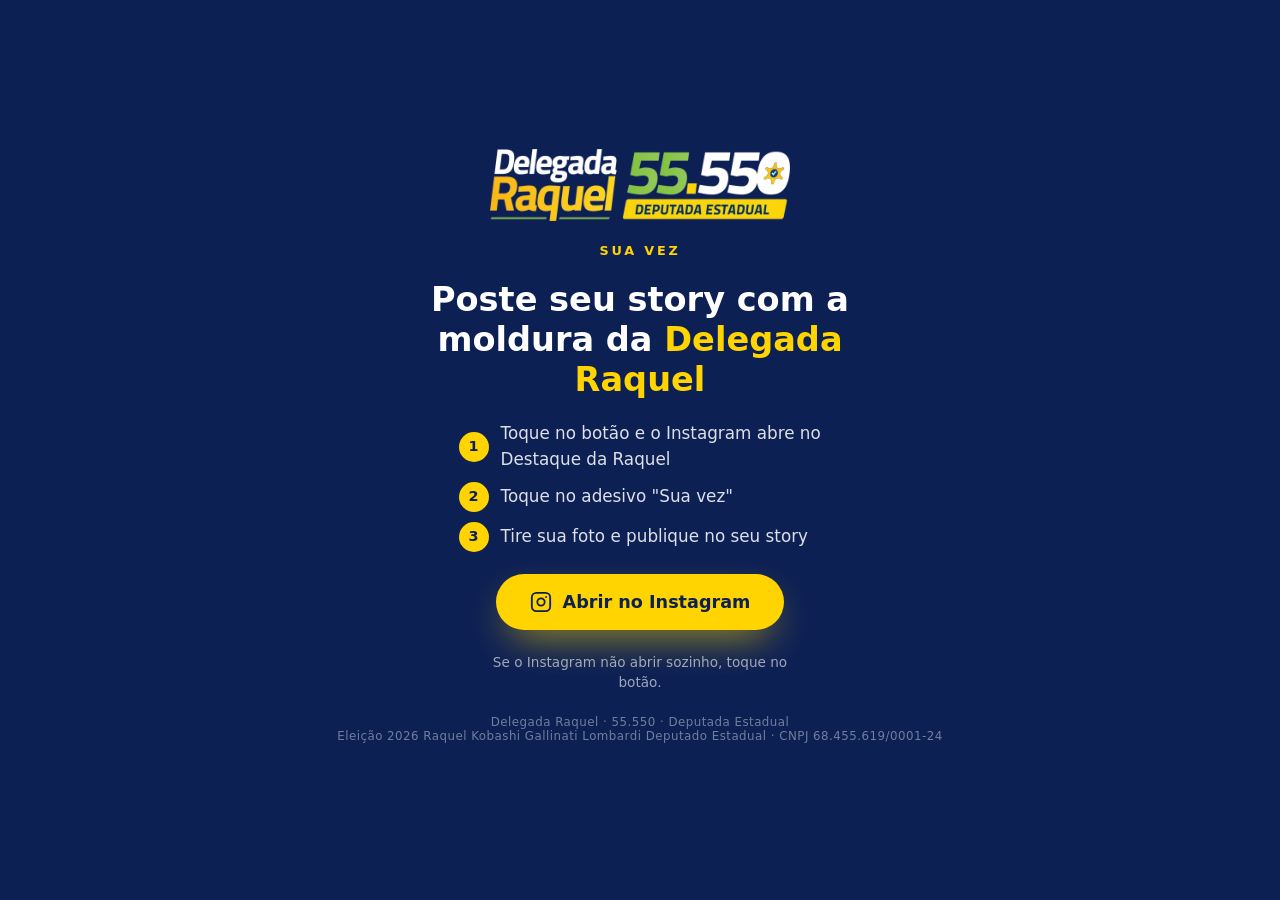
<file: suavez/index.html>
<!DOCTYPE html>
<html lang="pt-br">
<head>
<meta charset="UTF-8">
<meta name="viewport" content="width=device-width, initial-scale=1.0">
<title>Sua vez da Delegada Raquel</title>
<meta name="description" content="Poste seu story com a moldura da campanha da Delegada Raquel 55.550. Toque para abrir no Instagram.">
<meta name="robots" content="noindex, follow">
<link rel="canonical" href="https://delegadaraquel.com.br/suavez/">
<meta property="og:type" content="website">
<meta property="og:site_name" content="Delegada Raquel 55.550">
<meta property="og:title" content="Sua vez da Delegada Raquel">
<meta property="og:description" content="Poste seu story com a moldura da campanha. Toque para abrir no Instagram.">
<meta property="og:url" content="https://delegadaraquel.com.br/suavez/">
<meta property="og:image" content="https://delegadaraquel.com.br/suavez/capa.jpg">
<meta property="og:image:width" content="1200">
<meta property="og:image:height" content="630">
<meta name="twitter:card" content="summary_large_image">
<link rel="icon" type="image/webp" href="../img/favicon-fast.webp">
<style>
  *{box-sizing:border-box;margin:0;padding:0}
  html,body{height:100%}
  body{
    background:#0D2054;color:#fff;
    font-family:'Montserrat',system-ui,-apple-system,'Segoe UI',sans-serif;
    display:flex;flex-direction:column;align-items:center;justify-content:center;
    padding:26px 18px 34px;text-align:center;gap:22px;
  }
  .logo{width:min(300px,72%);height:auto;display:block}
  .tag{font-size:.8rem;font-weight:700;letter-spacing:.22em;color:#FFD400;text-transform:uppercase}
  h1{font-size:clamp(1.4rem,5vw,2.1rem);font-weight:800;line-height:1.18;max-width:20ch}
  h1 span{color:#FFD400}
  ol{list-style:none;display:grid;gap:10px;max-width:34ch;font-size:clamp(.95rem,3.2vw,1.05rem);line-height:1.5;color:rgba(255,255,255,.86)}
  ol li{display:flex;align-items:center;gap:12px;text-align:left}
  ol b{flex:none;width:30px;height:30px;border-radius:50%;background:#FFD400;color:#0D2054;display:inline-flex;align-items:center;justify-content:center;font-size:.9rem;font-weight:800}
  .cta{
    display:inline-flex;align-items:center;gap:11px;
    background:#FFD400;color:#0D2054;text-decoration:none;
    font-weight:800;font-size:clamp(1rem,3.6vw,1.1rem);
    padding:17px 34px;border-radius:999px;
    box-shadow:0 16px 40px -14px rgba(255,212,0,.8);
    transition:transform .2s ease,background .2s ease;
  }
  .cta:hover{background:#ffe04d;transform:translateY(-2px)}
  .cta:focus-visible{outline:3px solid #fff;outline-offset:3px}
  .cta svg{width:22px;height:22px;flex:none;fill:none;stroke:currentColor;stroke-width:2;stroke-linecap:round;stroke-linejoin:round}
  .aviso{font-size:.85rem;color:rgba(255,255,255,.6);max-width:38ch;line-height:1.5}
  .rodape{font-size:.74rem;color:rgba(255,255,255,.42);letter-spacing:.04em}
  @media (prefers-reduced-motion:reduce){.cta{transition:none}}
</style>
</head>
<body>

  <img class="logo" src="../img/logo-horizontal.webp" alt="Delegada Raquel 55.550, Deputada Estadual" fetchpriority="high">

  <p class="tag">Sua vez</p>
  <h1>Poste seu story com a moldura da <span>Delegada Raquel</span></h1>

  <ol>
    <li><b>1</b><span>Toque no botão e o Instagram abre no Destaque da Raquel</span></li>
    <li><b>2</b><span>Toque no adesivo "Sua vez"</span></li>
    <li><b>3</b><span>Tire sua foto e publique no seu story</span></li>
  </ol>

  <a class="cta" id="botao" href="https://www.instagram.com/s/aGlnaGxpZ2h0OjE3OTAxOTQ5ODg2ODEyOTE1?story_media_id=3977545617803027574&amp;igsi=M3cwN2U4a3B2YjRh" rel="noopener">
    <svg viewBox="0 0 24 24" aria-hidden="true"><rect x="2" y="2" width="20" height="20" rx="5"/><circle cx="12" cy="12" r="4"/><circle cx="17.5" cy="6.5" r="1" fill="currentColor" stroke="none"/></svg>
    Abrir no Instagram
  </a>

  <p class="aviso" id="aviso">Se o Instagram não abrir sozinho, toque no botão.</p>
  <p class="rodape">Delegada Raquel · 55.550 · Deputada Estadual<br>Eleição 2026 Raquel Kobashi Gallinati Lombardi Deputado Estadual · CNPJ 68.455.619/0001-24</p>

<script>
/* No Android o Instagram abre sozinho pouco depois de a pagina aparecer. No iPhone o app
   so abre a partir de um toque real no link (regra do sistema), por isso la fica o botao. */
(function () {
  'use strict';
  var botao = document.getElementById('botao');
  if (!botao) return;
  if (!/Android/i.test(navigator.userAgent)) return;
  window.setTimeout(function () {
    window.location.href = botao.getAttribute('href');
  }, 1400);
})();
</script>
</body>
</html>
</file>
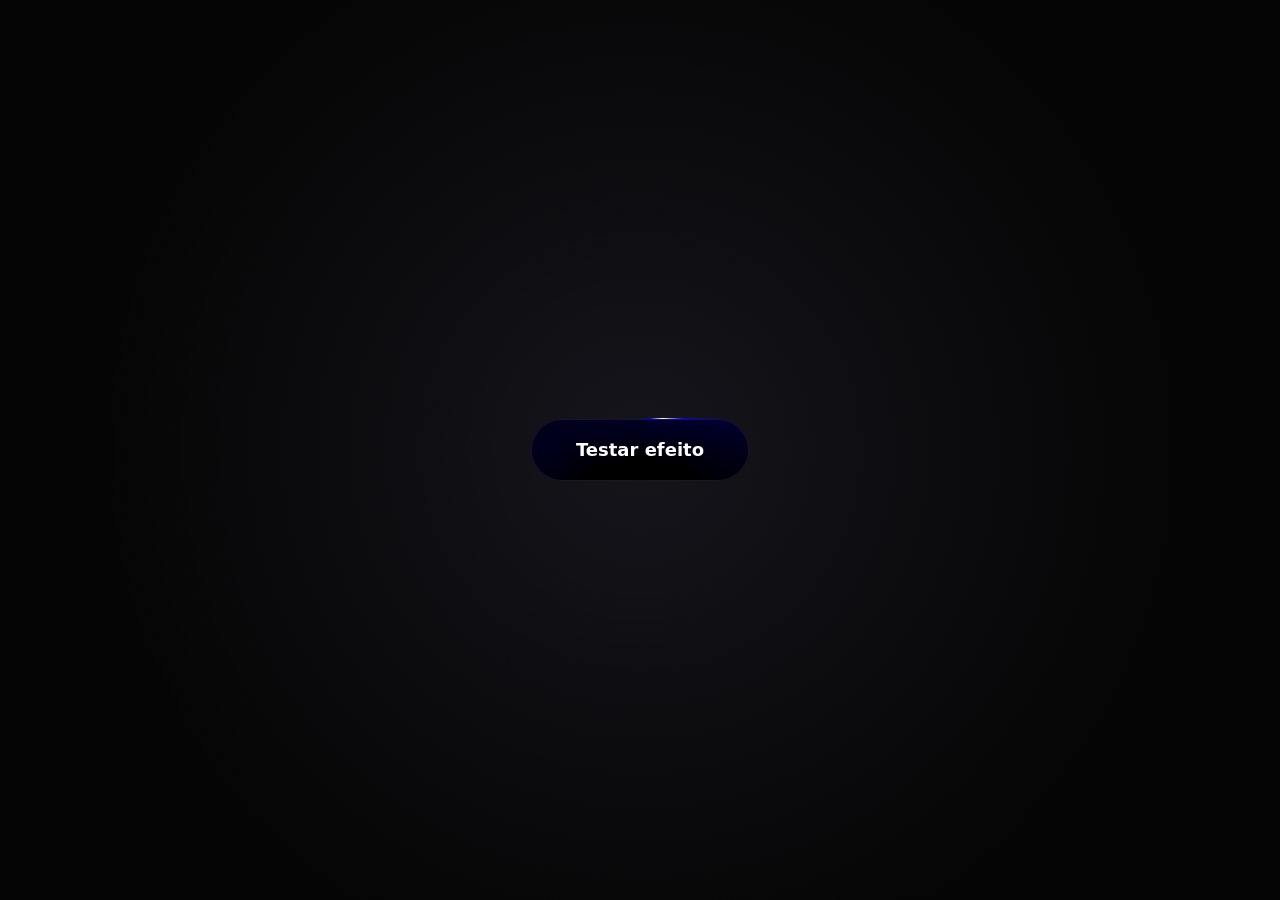
<file: button-preview.html>
<!doctype html>
<html lang="pt-BR">
  <head>
    <meta charset="UTF-8" />
    <meta name="viewport" content="width=device-width, initial-scale=1.0" />
    <title>Preview Botao</title>
    <style>
      @property --gradient-angle {
        syntax: "<angle>";
        initial-value: 0deg;
        inherits: false;
      }

      @property --gradient-angle-offset {
        syntax: "<angle>";
        initial-value: 0deg;
        inherits: false;
      }

      @property --gradient-percent {
        syntax: "<percentage>";
        initial-value: 5%;
        inherits: false;
      }

      @property --gradient-shine {
        syntax: "<color>";
        initial-value: white;
        inherits: false;
      }

      * {
        box-sizing: border-box;
      }

      body {
        min-height: 100vh;
        margin: 0;
        display: grid;
        place-items: center;
        color: #ffffff;
        background:
          radial-gradient(circle at center, rgba(40, 40, 55, 0.45), transparent 34rem),
          #050505;
        font-family: Inter, ui-sans-serif, system-ui, -apple-system, BlinkMacSystemFont, "Segoe UI", sans-serif;
      }

      .preview-stage {
        display: grid;
        place-items: center;
        width: min(100%, 980px);
        min-height: 420px;
        padding: 2rem;
      }

      .elementor-button-preview {
        --animation: gradient-angle linear infinite !important;
        --duration: 3s !important;
        --shadow-size: 2px !important;
        isolation: isolate !important;
        position: relative !important;
        overflow: hidden !important;
        display: inline-flex !important;
        align-items: center !important;
        justify-content: center !important;
        min-width: 220px !important;
        cursor: pointer !important;
        outline-offset: 4px !important;
        padding: 1.25rem 2.5rem !important;
        font-family: Inter, ui-sans-serif, system-ui, sans-serif !important;
        font-size: 1.125rem !important;
        font-weight: 700 !important;
        line-height: 1.2 !important;
        text-decoration: none !important;
        border: 1px solid transparent !important;
        border-radius: 360px !important;
        color: white !important;
        background:
          linear-gradient(#000000, #000000) padding-box,
          conic-gradient(
            from calc(var(--gradient-angle) - var(--gradient-angle-offset)),
            transparent,
            blue var(--gradient-percent),
            var(--gradient-shine) calc(var(--gradient-percent) * 2),
            blue calc(var(--gradient-percent) * 3),
            transparent calc(var(--gradient-percent) * 4)
          )
          border-box !important;
        box-shadow: inset 0 0 0 1px #1a1818 !important;
        transition: 800ms cubic-bezier(0.25, 1, 0.5, 1) !important;
        transition-property: --gradient-angle-offset, --gradient-percent, --gradient-shine !important;
      }

      .elementor-button-preview::before,
      .elementor-button-preview::after,
      .elementor-button-preview span::before {
        content: "" !important;
        pointer-events: none !important;
        position: absolute !important;
        inset-inline-start: 50% !important;
        inset-block-start: 50% !important;
        translate: -50% -50% !important;
        z-index: -1 !important;
      }

      .elementor-button-preview::before {
        --size: calc(100% - var(--shadow-size) * 3) !important;
        --position: 2px !important;
        --space: calc(var(--position) * 2) !important;
        width: var(--size) !important;
        height: var(--size) !important;
        background:
          radial-gradient(
            circle at var(--position) var(--position),
            white calc(var(--position) / 4),
            transparent 0
          )
          padding-box !important;
        background-size: var(--space) var(--space) !important;
        background-repeat: space !important;
        -webkit-mask-image: conic-gradient(
          from calc(var(--gradient-angle) + 45deg),
          black,
          transparent 10% 90%,
          black
        ) !important;
        mask-image: conic-gradient(
          from calc(var(--gradient-angle) + 45deg),
          black,
          transparent 10% 90%,
          black
        ) !important;
        border-radius: inherit !important;
        opacity: 0.4 !important;
      }

      .elementor-button-preview::after {
        --animation: shimmer linear infinite !important;
        width: 100% !important;
        aspect-ratio: 1 !important;
        background: linear-gradient(-50deg, transparent, blue, transparent) !important;
        -webkit-mask-image: radial-gradient(circle at bottom, transparent 40%, black) !important;
        mask-image: radial-gradient(circle at bottom, transparent 40%, black) !important;
        opacity: 0.6 !important;
      }

      .elementor-button-preview span {
        z-index: 1 !important;
        position: relative !important;
      }

      .elementor-button-preview span::before {
        width: 240px !important;
        height: 90px !important;
        box-shadow: inset 0 -1ex 2rem 4px #8484ff70 !important;
        opacity: 0 !important;
        transition: opacity 800ms cubic-bezier(0.25, 1, 0.5, 1) !important;
      }

      .elementor-button-preview:hover,
      .elementor-button-preview:focus-visible {
        --gradient-percent: 20% !important;
        --gradient-angle-offset: 95deg !important;
        --gradient-shine: #8484ff !important;
      }

      .elementor-button-preview:hover span::before,
      .elementor-button-preview:focus-visible span::before {
        opacity: 1 !important;
      }

      @keyframes gradient-angle {
        to {
          --gradient-angle: 360deg;
        }
      }

      @keyframes shimmer {
        to {
          transform: rotate(360deg) !important;
        }
      }

      .elementor-button-preview,
      .elementor-button-preview::before,
      .elementor-button-preview::after {
        animation:
          var(--animation) var(--duration),
          var(--animation) calc(var(--duration) / 0.4) reverse paused !important;
        animation-composition: add !important;
      }

      .elementor-button-preview:hover,
      .elementor-button-preview:hover::before,
      .elementor-button-preview:hover::after,
      .elementor-button-preview:focus-visible,
      .elementor-button-preview:focus-visible::before,
      .elementor-button-preview:focus-visible::after {
        animation-play-state: running !important;
      }
    </style>
  </head>
  <body>
    <main class="preview-stage">
      <button class="elementor-button-preview" type="button">
        <span>Testar efeito</span>
      </button>
    </main>
  </body>
</html>
</file>
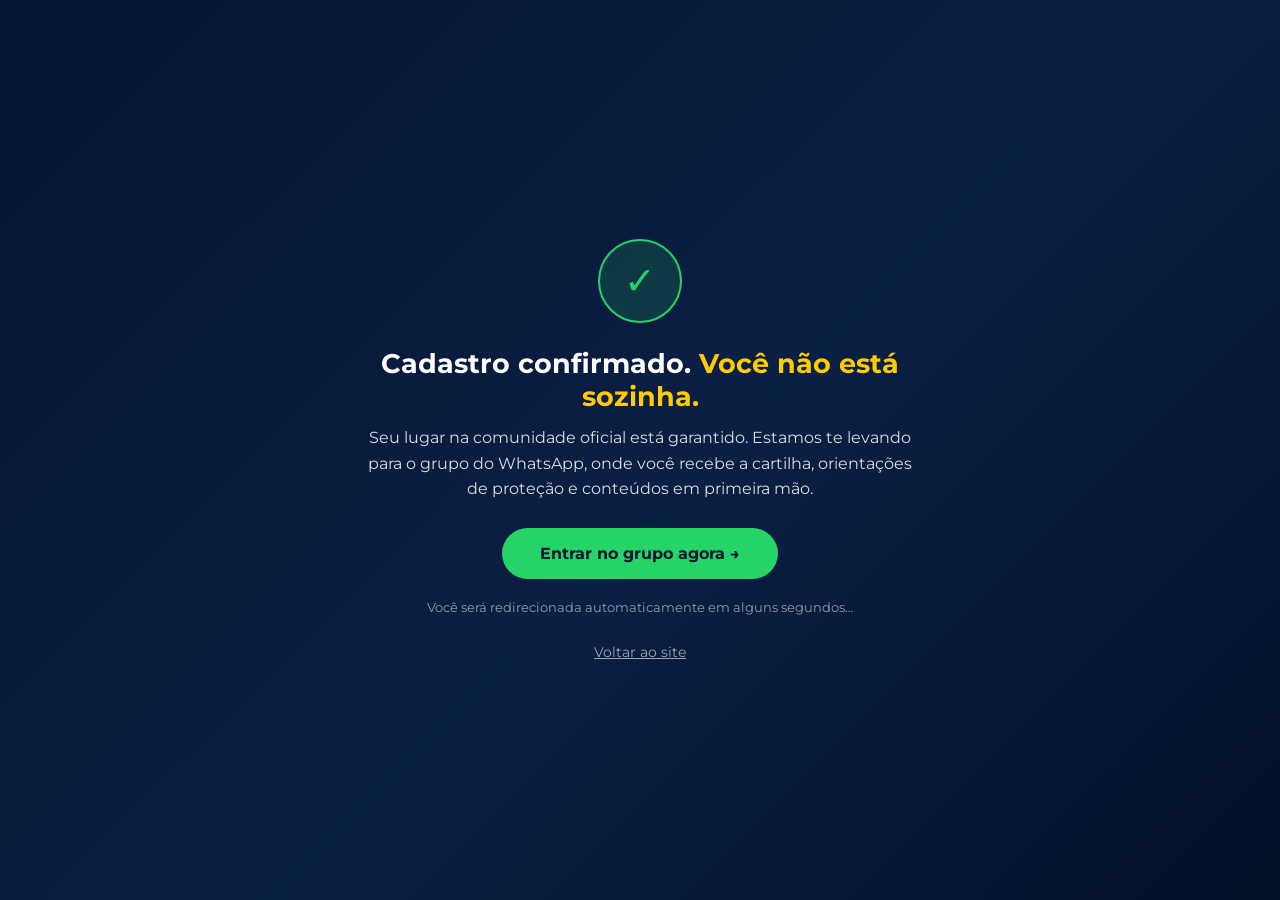
<file: obrigada.html>
<!DOCTYPE html>
<html lang="pt-br">
<head>
    <meta charset="UTF-8">
    <meta name="viewport" content="width=device-width, initial-scale=1.0">
    <title>Cadastro confirmado | Delegada Raquel Gallinati</title>
    <meta name="robots" content="noindex">
    <meta name="theme-color" content="#0a1f44">
    <link rel="icon" type="image/webp" href="img/favicon-fast.webp">
    <link rel="preconnect" href="https://fonts.googleapis.com">
    <link rel="preconnect" href="https://fonts.gstatic.com" crossorigin>
    <link href="https://fonts.googleapis.com/css2?family=Montserrat:wght@400;500;600;700;800&display=swap" rel="stylesheet">
    <style>
        * { margin: 0; padding: 0; box-sizing: border-box; }
        body {
            font-family: 'Montserrat', sans-serif;
            background: linear-gradient(135deg, #06152f 0%, #0a1f44 54%, #031026 100%);
            color: #ffffff;
            min-height: 100vh;
            display: flex; align-items: center; justify-content: center;
            text-align: center; padding: 20px;
        }
        .box { max-width: 560px; }
        .check {
            width: 84px; height: 84px; border-radius: 50%;
            background: rgba(37, 211, 102, 0.15); border: 2px solid #25d366;
            display: flex; align-items: center; justify-content: center;
            margin: 0 auto 24px; font-size: 2.4rem; color: #25d366;
        }
        h1 { font-size: 1.7rem; margin-bottom: 12px; }
        h1 span { color: #ffcc00; }
        p { font-size: 0.98rem; opacity: 0.85; line-height: 1.65; margin-bottom: 26px; }
        a.btn {
            display: inline-block; background: #25d366; color: #06152f;
            font-weight: 700; text-decoration: none; padding: 16px 38px;
            border-radius: 50px; transition: transform 0.25s ease; font-size: 1rem;
        }
        a.btn:hover { transform: translateY(-3px); }
        .redirect-note { font-size: 0.8rem; opacity: 0.55; margin-top: 18px; margin-bottom: 0; }
        .home-link { display: inline-block; margin-top: 26px; color: rgba(255,255,255,0.6); font-size: 0.85rem; }
    </style>
</head>
<body data-pixel-event="Lead">
    <div class="box">
        <div class="check">&#10003;</div>
        <h1>Cadastro confirmado. <span>Você não está sozinha.</span></h1>
        <p>Seu lugar na comunidade oficial está garantido. Estamos te levando para o grupo do WhatsApp, onde você recebe a cartilha, orientações de proteção e conteúdos em primeira mão.</p>
        <a class="btn" id="whats-link" href="https://chat.whatsapp.com/EntL1sQQhLh3v3cE8vLqfA">Entrar no grupo agora &#8594;</a>
        <p class="redirect-note">Você será redirecionada automaticamente em alguns segundos&hellip;</p>
        <a class="home-link" href="index.html">Voltar ao site</a>
    </div>

    <script src="consent.js?v=lgpd-v2"></script>
    <script>
        setTimeout(() => {
            window.location.href = document.getElementById('whats-link').href;
        }, 5000);
    </script>
</body>
</html>
</file>
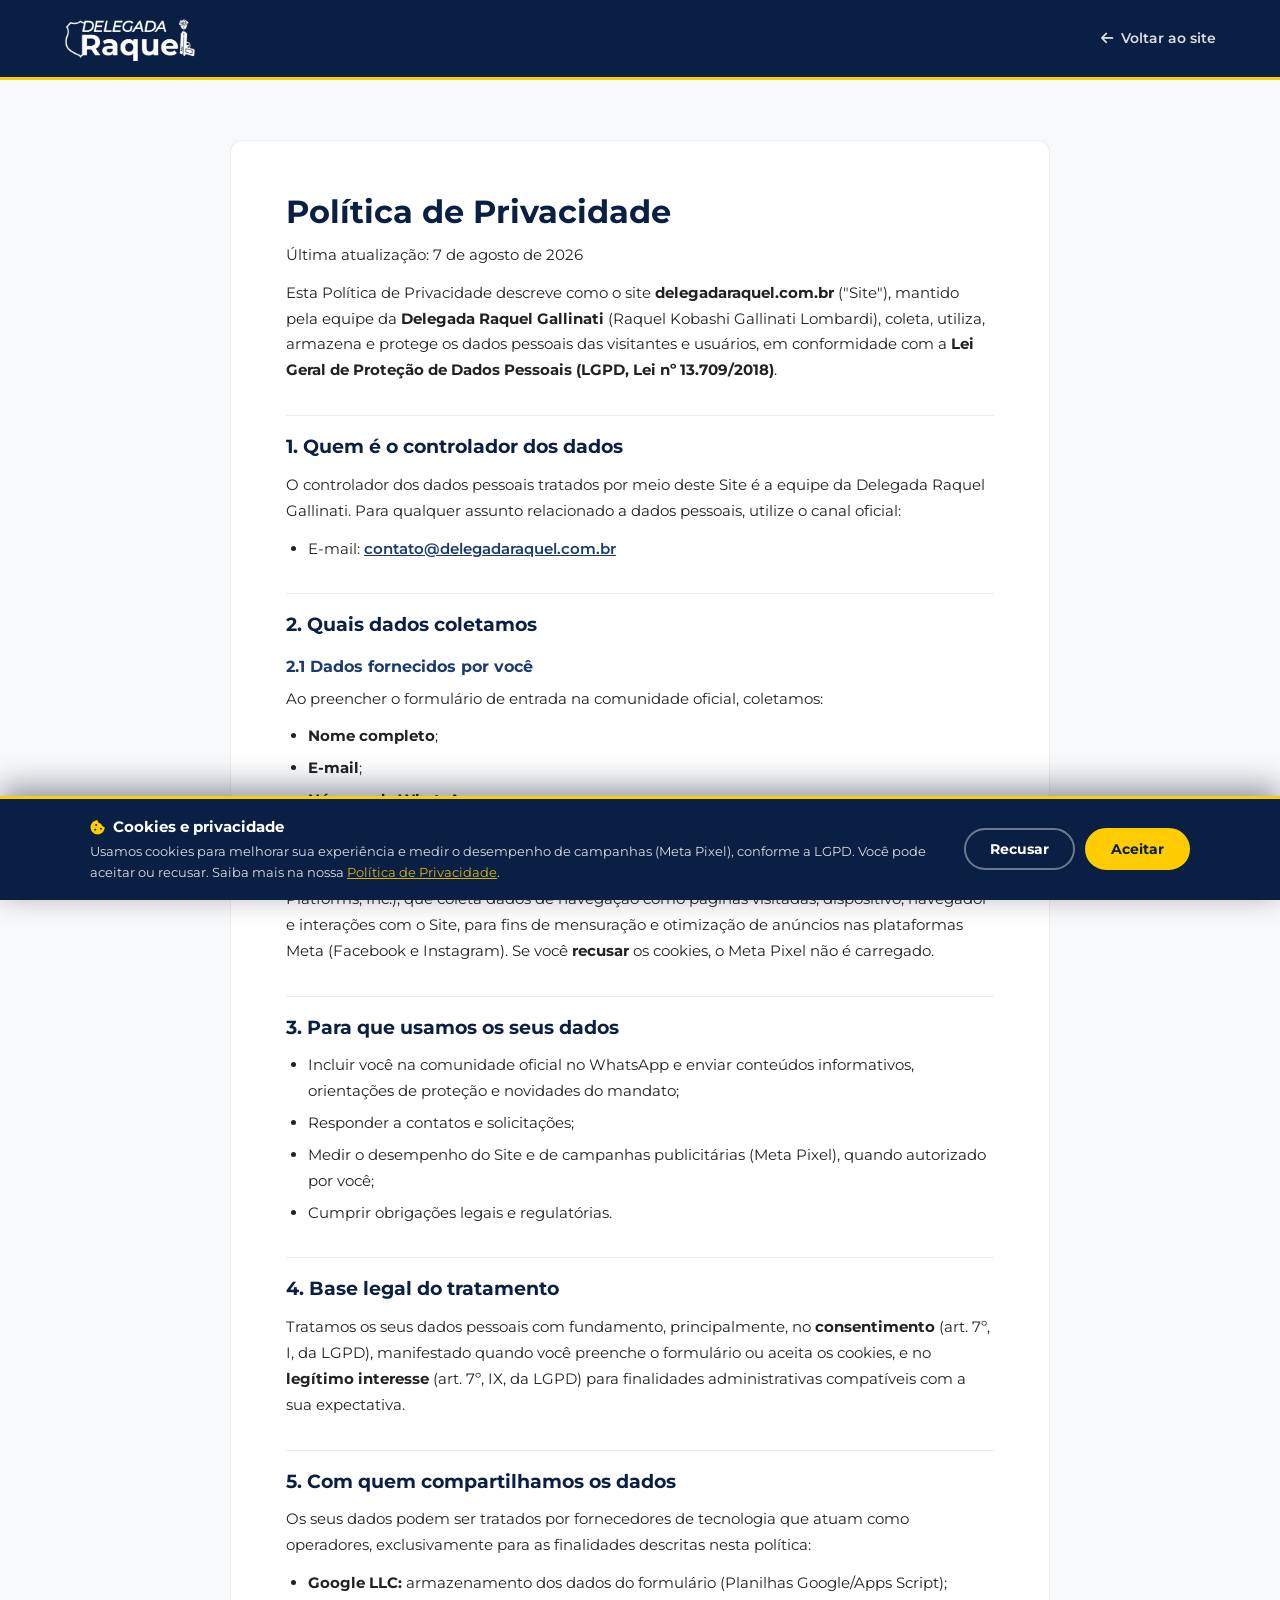
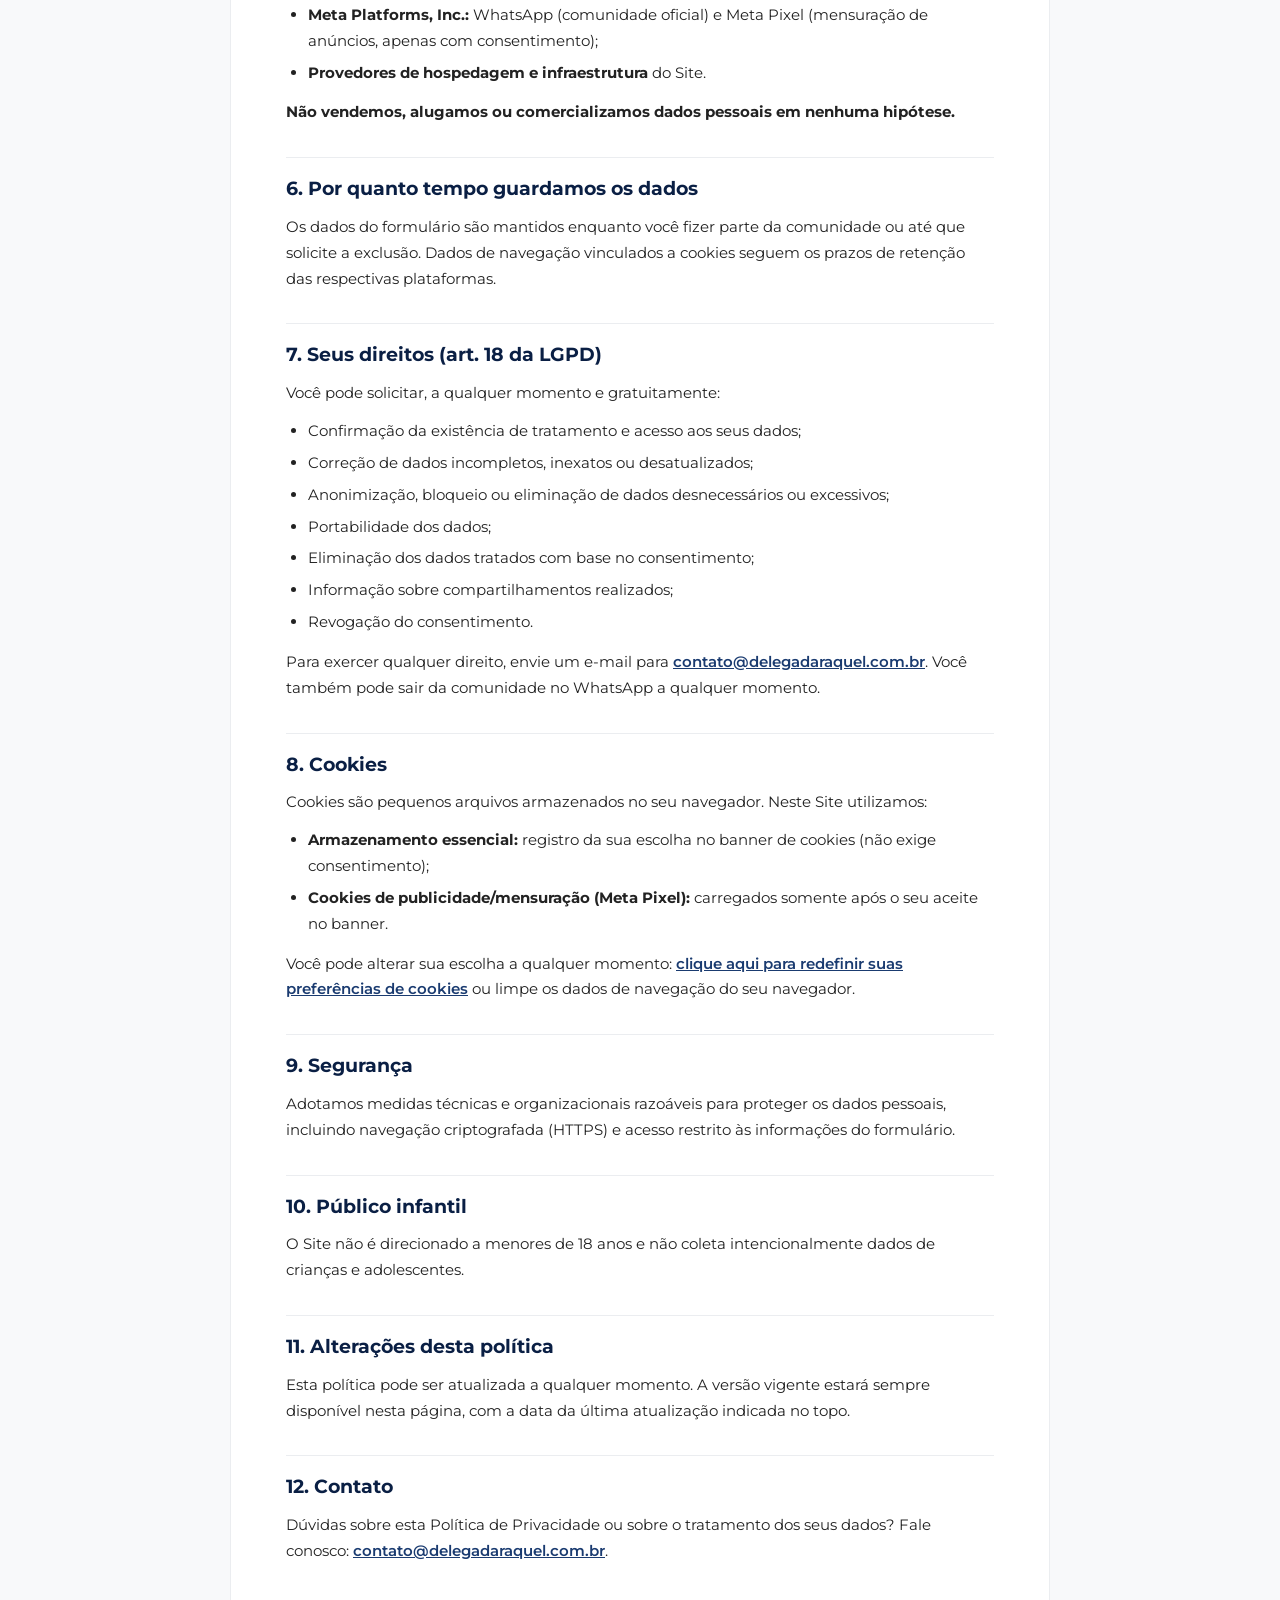
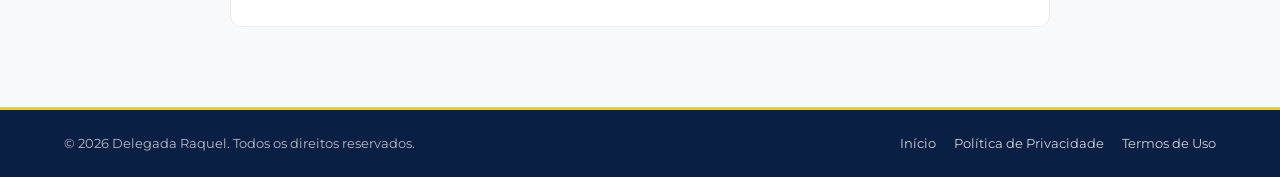
<file: politica-de-privacidade.html>
<!DOCTYPE html>
<html lang="pt-br">
<head>
    <meta charset="UTF-8">
    <meta name="viewport" content="width=device-width, initial-scale=1.0">
    <title>Política de Privacidade | Delegada Raquel Gallinati</title>

    <meta name="description" content="Política de Privacidade do site da Delegada Raquel Gallinati: como coletamos, usamos e protegemos seus dados pessoais, em conformidade com a LGPD (Lei nº 13.709/2018).">
    <meta name="robots" content="index, follow">
    <meta name="theme-color" content="#0a1f44">
    <link rel="canonical" href="https://delegadaraquel.com.br/politica-de-privacidade.html">

    <link rel="icon" type="image/webp" href="img/favicon-fast.webp">
    <link rel="preconnect" href="https://fonts.googleapis.com">
    <link rel="preconnect" href="https://fonts.gstatic.com" crossorigin>
    <link rel="preconnect" href="https://cdnjs.cloudflare.com" crossorigin>
    <link href="https://fonts.googleapis.com/css2?family=Montserrat:wght@400;500;600;700;800&display=swap" rel="stylesheet">
    <link rel="stylesheet" href="https://cdnjs.cloudflare.com/ajax/libs/font-awesome/6.4.0/css/all.min.css" media="print" onload="this.media='all'">
    <noscript><link rel="stylesheet" href="https://cdnjs.cloudflare.com/ajax/libs/font-awesome/6.4.0/css/all.min.css"></noscript>
    <link rel="stylesheet" href="style.min.css?v=calc-v5">
</head>
<body class="legal-page">

    <header class="legal-header">
        <div class="container legal-header-inner">
            <a href="index.html" class="legal-logo-link" aria-label="Voltar para a página inicial">
                <img src="img/logo-fast.webp" alt="Delegada Raquel" class="logo-img" width="132" height="45" decoding="async">
            </a>
            <a href="index.html" class="legal-back-link"><i class="fa-solid fa-arrow-left"></i> Voltar ao site</a>
        </div>
    </header>

    <main class="legal-content">
        <div class="container legal-container">
            <h1>Política de Privacidade</h1>
            <p class="legal-updated">Última atualização: 7 de agosto de 2026</p>

            <p>Esta Política de Privacidade descreve como o site <strong>delegadaraquel.com.br</strong> ("Site"), mantido pela equipe da <strong>Delegada Raquel Gallinati</strong> (Raquel Kobashi Gallinati Lombardi), coleta, utiliza, armazena e protege os dados pessoais das visitantes e usuários, em conformidade com a <strong>Lei Geral de Proteção de Dados Pessoais (LGPD, Lei nº 13.709/2018)</strong>.</p>

            <h2>1. Quem é o controlador dos dados</h2>
            <p>O controlador dos dados pessoais tratados por meio deste Site é a equipe da Delegada Raquel Gallinati. Para qualquer assunto relacionado a dados pessoais, utilize o canal oficial:</p>
            <ul>
                <li>E-mail: <a href="mailto:contato@delegadaraquel.com.br">contato@delegadaraquel.com.br</a></li>
            </ul>

            <h2>2. Quais dados coletamos</h2>
            <h3>2.1 Dados fornecidos por você</h3>
            <p>Ao preencher o formulário de entrada na comunidade oficial, coletamos:</p>
            <ul>
                <li><strong>Nome completo</strong>;</li>
                <li><strong>E-mail</strong>;</li>
                <li><strong>Número de WhatsApp</strong>.</li>
            </ul>
            <h3>2.2 Dados coletados automaticamente (cookies e tecnologias semelhantes)</h3>
            <p>Mediante o seu <strong>consentimento</strong> no banner de cookies, utilizamos o <strong>Meta Pixel</strong> (Meta Platforms, Inc.), que coleta dados de navegação como páginas visitadas, dispositivo, navegador e interações com o Site, para fins de mensuração e otimização de anúncios nas plataformas Meta (Facebook e Instagram). Se você <strong>recusar</strong> os cookies, o Meta Pixel não é carregado.</p>

            <h2>3. Para que usamos os seus dados</h2>
            <ul>
                <li>Incluir você na comunidade oficial no WhatsApp e enviar conteúdos informativos, orientações de proteção e novidades do mandato;</li>
                <li>Responder a contatos e solicitações;</li>
                <li>Medir o desempenho do Site e de campanhas publicitárias (Meta Pixel), quando autorizado por você;</li>
                <li>Cumprir obrigações legais e regulatórias.</li>
            </ul>

            <h2>4. Base legal do tratamento</h2>
            <p>Tratamos os seus dados pessoais com fundamento, principalmente, no <strong>consentimento</strong> (art. 7º, I, da LGPD), manifestado quando você preenche o formulário ou aceita os cookies, e no <strong>legítimo interesse</strong> (art. 7º, IX, da LGPD) para finalidades administrativas compatíveis com a sua expectativa.</p>

            <h2>5. Com quem compartilhamos os dados</h2>
            <p>Os seus dados podem ser tratados por fornecedores de tecnologia que atuam como operadores, exclusivamente para as finalidades descritas nesta política:</p>
            <ul>
                <li><strong>Google LLC:</strong> armazenamento dos dados do formulário (Planilhas Google/Apps Script);</li>
                <li><strong>Meta Platforms, Inc.:</strong> WhatsApp (comunidade oficial) e Meta Pixel (mensuração de anúncios, apenas com consentimento);</li>
                <li><strong>Provedores de hospedagem e infraestrutura</strong> do Site.</li>
            </ul>
            <p><strong>Não vendemos, alugamos ou comercializamos dados pessoais em nenhuma hipótese.</strong></p>

            <h2>6. Por quanto tempo guardamos os dados</h2>
            <p>Os dados do formulário são mantidos enquanto você fizer parte da comunidade ou até que solicite a exclusão. Dados de navegação vinculados a cookies seguem os prazos de retenção das respectivas plataformas.</p>

            <h2>7. Seus direitos (art. 18 da LGPD)</h2>
            <p>Você pode solicitar, a qualquer momento e gratuitamente:</p>
            <ul>
                <li>Confirmação da existência de tratamento e acesso aos seus dados;</li>
                <li>Correção de dados incompletos, inexatos ou desatualizados;</li>
                <li>Anonimização, bloqueio ou eliminação de dados desnecessários ou excessivos;</li>
                <li>Portabilidade dos dados;</li>
                <li>Eliminação dos dados tratados com base no consentimento;</li>
                <li>Informação sobre compartilhamentos realizados;</li>
                <li>Revogação do consentimento.</li>
            </ul>
            <p>Para exercer qualquer direito, envie um e-mail para <a href="mailto:contato@delegadaraquel.com.br">contato@delegadaraquel.com.br</a>. Você também pode sair da comunidade no WhatsApp a qualquer momento.</p>

            <h2>8. Cookies</h2>
            <p>Cookies são pequenos arquivos armazenados no seu navegador. Neste Site utilizamos:</p>
            <ul>
                <li><strong>Armazenamento essencial:</strong> registro da sua escolha no banner de cookies (não exige consentimento);</li>
                <li><strong>Cookies de publicidade/mensuração (Meta Pixel):</strong> carregados somente após o seu aceite no banner.</li>
            </ul>
            <p>Você pode alterar sua escolha a qualquer momento: <a href="#" id="cookie-reset">clique aqui para redefinir suas preferências de cookies</a> ou limpe os dados de navegação do seu navegador.</p>

            <h2>9. Segurança</h2>
            <p>Adotamos medidas técnicas e organizacionais razoáveis para proteger os dados pessoais, incluindo navegação criptografada (HTTPS) e acesso restrito às informações do formulário.</p>

            <h2>10. Público infantil</h2>
            <p>O Site não é direcionado a menores de 18 anos e não coleta intencionalmente dados de crianças e adolescentes.</p>

            <h2>11. Alterações desta política</h2>
            <p>Esta política pode ser atualizada a qualquer momento. A versão vigente estará sempre disponível nesta página, com a data da última atualização indicada no topo.</p>

            <h2>12. Contato</h2>
            <p>Dúvidas sobre esta Política de Privacidade ou sobre o tratamento dos seus dados? Fale conosco: <a href="mailto:contato@delegadaraquel.com.br">contato@delegadaraquel.com.br</a>.</p>
        </div>
    </main>

    <footer class="legal-footer">
        <div class="container legal-footer-inner">
            <p>&copy; 2026 Delegada Raquel. Todos os direitos reservados.</p>
            <div class="legal-footer-links">
                <a href="index.html">Início</a>
                <a href="politica-de-privacidade.html">Política de Privacidade</a>
                <a href="termos-de-uso.html">Termos de Uso</a>
            </div>
        </div>
    </footer>

    <div id="cookie-banner" class="cookie-banner" role="dialog" aria-live="polite" aria-label="Aviso de cookies" hidden>
        <div class="cookie-banner-inner">
            <div class="cookie-banner-text">
                <strong><i class="fa-solid fa-cookie-bite"></i> Cookies e privacidade</strong>
                <p>Usamos cookies para melhorar sua experiência e medir o desempenho de campanhas (Meta Pixel), conforme a LGPD. Você pode aceitar ou recusar. Saiba mais na nossa <a href="politica-de-privacidade.html">Política de Privacidade</a>.</p>
            </div>
            <div class="cookie-banner-actions">
                <button type="button" id="cookie-reject" class="cookie-btn cookie-btn-reject">Recusar</button>
                <button type="button" id="cookie-accept" class="cookie-btn cookie-btn-accept">Aceitar</button>
            </div>
        </div>
    </div>

    <script src="consent.js?v=lgpd-v2"></script>
</body>
</html>
</file>
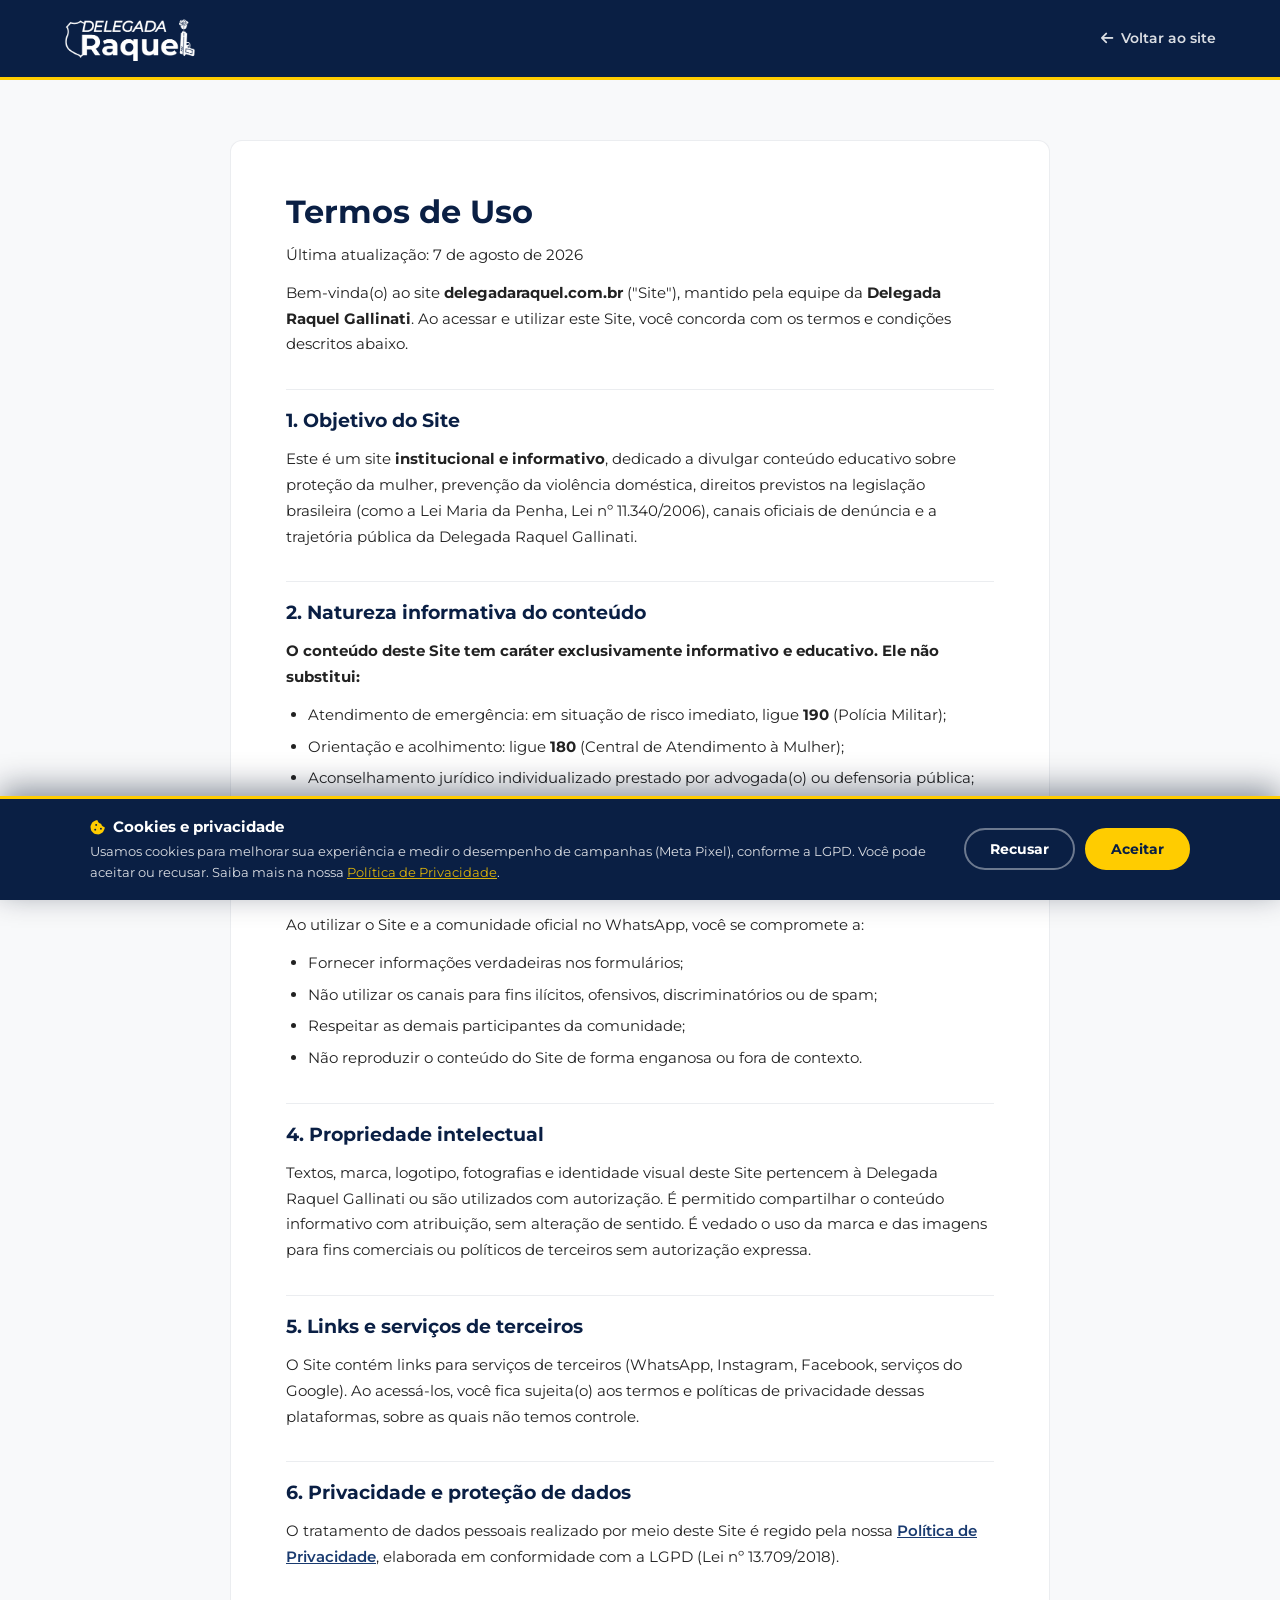
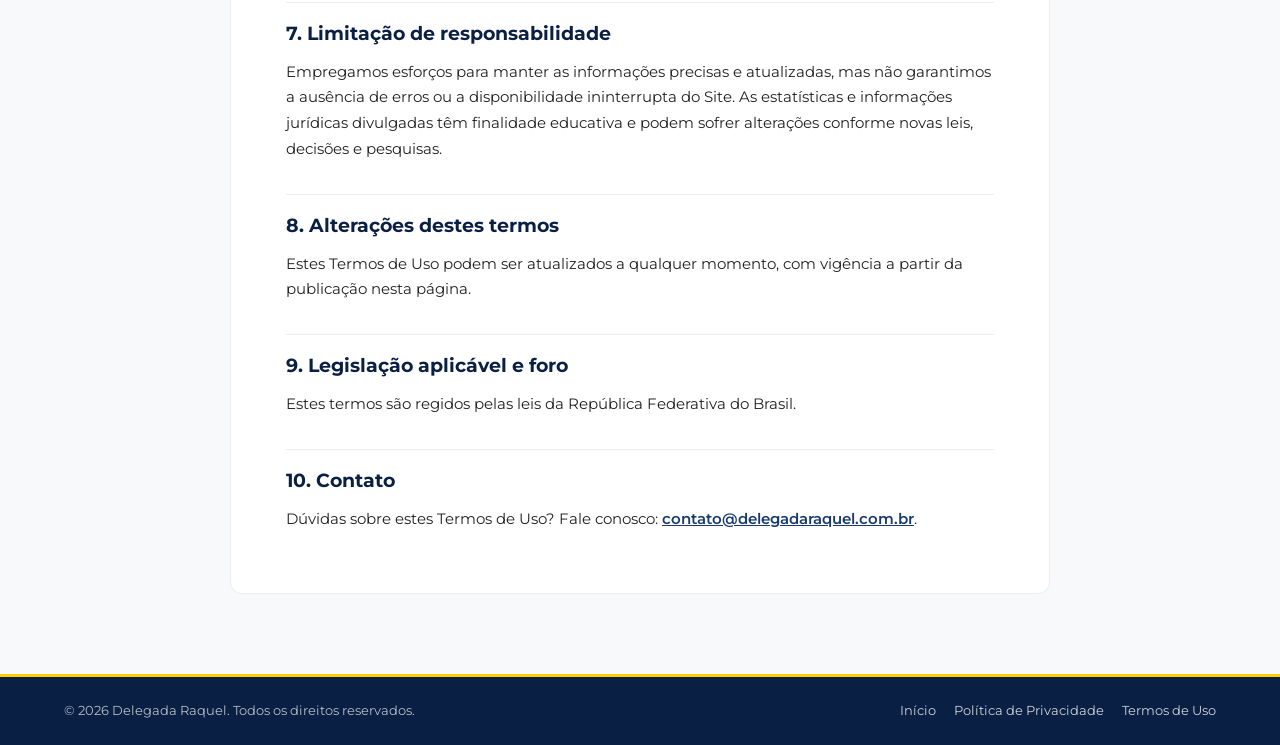
<file: termos-de-uso.html>
<!DOCTYPE html>
<html lang="pt-br">
<head>
    <meta charset="UTF-8">
    <meta name="viewport" content="width=device-width, initial-scale=1.0">
    <title>Termos de Uso | Delegada Raquel Gallinati</title>

    <meta name="description" content="Termos de Uso do site da Delegada Raquel Gallinati: condições de utilização do conteúdo informativo sobre proteção da mulher, direitos e canais de denúncia.">
    <meta name="robots" content="index, follow">
    <meta name="theme-color" content="#0a1f44">
    <link rel="canonical" href="https://delegadaraquel.com.br/termos-de-uso.html">

    <link rel="icon" type="image/webp" href="img/favicon-fast.webp">
    <link rel="preconnect" href="https://fonts.googleapis.com">
    <link rel="preconnect" href="https://fonts.gstatic.com" crossorigin>
    <link rel="preconnect" href="https://cdnjs.cloudflare.com" crossorigin>
    <link href="https://fonts.googleapis.com/css2?family=Montserrat:wght@400;500;600;700;800&display=swap" rel="stylesheet">
    <link rel="stylesheet" href="https://cdnjs.cloudflare.com/ajax/libs/font-awesome/6.4.0/css/all.min.css" media="print" onload="this.media='all'">
    <noscript><link rel="stylesheet" href="https://cdnjs.cloudflare.com/ajax/libs/font-awesome/6.4.0/css/all.min.css"></noscript>
    <link rel="stylesheet" href="style.min.css?v=calc-v5">
</head>
<body class="legal-page">

    <header class="legal-header">
        <div class="container legal-header-inner">
            <a href="index.html" class="legal-logo-link" aria-label="Voltar para a página inicial">
                <img src="img/logo-fast.webp" alt="Delegada Raquel" class="logo-img" width="132" height="45" decoding="async">
            </a>
            <a href="index.html" class="legal-back-link"><i class="fa-solid fa-arrow-left"></i> Voltar ao site</a>
        </div>
    </header>

    <main class="legal-content">
        <div class="container legal-container">
            <h1>Termos de Uso</h1>
            <p class="legal-updated">Última atualização: 7 de agosto de 2026</p>

            <p>Bem-vinda(o) ao site <strong>delegadaraquel.com.br</strong> ("Site"), mantido pela equipe da <strong>Delegada Raquel Gallinati</strong>. Ao acessar e utilizar este Site, você concorda com os termos e condições descritos abaixo.</p>

            <h2>1. Objetivo do Site</h2>
            <p>Este é um site <strong>institucional e informativo</strong>, dedicado a divulgar conteúdo educativo sobre proteção da mulher, prevenção da violência doméstica, direitos previstos na legislação brasileira (como a Lei Maria da Penha, Lei nº 11.340/2006), canais oficiais de denúncia e a trajetória pública da Delegada Raquel Gallinati.</p>

            <h2>2. Natureza informativa do conteúdo</h2>
            <p><strong>O conteúdo deste Site tem caráter exclusivamente informativo e educativo. Ele não substitui:</strong></p>
            <ul>
                <li>Atendimento de emergência: em situação de risco imediato, ligue <strong>190</strong> (Polícia Militar);</li>
                <li>Orientação e acolhimento: ligue <strong>180</strong> (Central de Atendimento à Mulher);</li>
                <li>Aconselhamento jurídico individualizado prestado por advogada(o) ou defensoria pública;</li>
                <li>Atendimento psicológico ou médico profissional.</li>
            </ul>

            <h2>3. Uso adequado</h2>
            <p>Ao utilizar o Site e a comunidade oficial no WhatsApp, você se compromete a:</p>
            <ul>
                <li>Fornecer informações verdadeiras nos formulários;</li>
                <li>Não utilizar os canais para fins ilícitos, ofensivos, discriminatórios ou de spam;</li>
                <li>Respeitar as demais participantes da comunidade;</li>
                <li>Não reproduzir o conteúdo do Site de forma enganosa ou fora de contexto.</li>
            </ul>

            <h2>4. Propriedade intelectual</h2>
            <p>Textos, marca, logotipo, fotografias e identidade visual deste Site pertencem à Delegada Raquel Gallinati ou são utilizados com autorização. É permitido compartilhar o conteúdo informativo com atribuição, sem alteração de sentido. É vedado o uso da marca e das imagens para fins comerciais ou políticos de terceiros sem autorização expressa.</p>

            <h2>5. Links e serviços de terceiros</h2>
            <p>O Site contém links para serviços de terceiros (WhatsApp, Instagram, Facebook, serviços do Google). Ao acessá-los, você fica sujeita(o) aos termos e políticas de privacidade dessas plataformas, sobre as quais não temos controle.</p>

            <h2>6. Privacidade e proteção de dados</h2>
            <p>O tratamento de dados pessoais realizado por meio deste Site é regido pela nossa <a href="politica-de-privacidade.html">Política de Privacidade</a>, elaborada em conformidade com a LGPD (Lei nº 13.709/2018).</p>

            <h2>7. Limitação de responsabilidade</h2>
            <p>Empregamos esforços para manter as informações precisas e atualizadas, mas não garantimos a ausência de erros ou a disponibilidade ininterrupta do Site. As estatísticas e informações jurídicas divulgadas têm finalidade educativa e podem sofrer alterações conforme novas leis, decisões e pesquisas.</p>

            <h2>8. Alterações destes termos</h2>
            <p>Estes Termos de Uso podem ser atualizados a qualquer momento, com vigência a partir da publicação nesta página.</p>

            <h2>9. Legislação aplicável e foro</h2>
            <p>Estes termos são regidos pelas leis da República Federativa do Brasil.</p>

            <h2>10. Contato</h2>
            <p>Dúvidas sobre estes Termos de Uso? Fale conosco: <a href="mailto:contato@delegadaraquel.com.br">contato@delegadaraquel.com.br</a>.</p>
        </div>
    </main>

    <footer class="legal-footer">
        <div class="container legal-footer-inner">
            <p>&copy; 2026 Delegada Raquel. Todos os direitos reservados.</p>
            <div class="legal-footer-links">
                <a href="index.html">Início</a>
                <a href="politica-de-privacidade.html">Política de Privacidade</a>
                <a href="termos-de-uso.html">Termos de Uso</a>
            </div>
        </div>
    </footer>

    <div id="cookie-banner" class="cookie-banner" role="dialog" aria-live="polite" aria-label="Aviso de cookies" hidden>
        <div class="cookie-banner-inner">
            <div class="cookie-banner-text">
                <strong><i class="fa-solid fa-cookie-bite"></i> Cookies e privacidade</strong>
                <p>Usamos cookies para melhorar sua experiência e medir o desempenho de campanhas (Meta Pixel), conforme a LGPD. Você pode aceitar ou recusar. Saiba mais na nossa <a href="politica-de-privacidade.html">Política de Privacidade</a>.</p>
            </div>
            <div class="cookie-banner-actions">
                <button type="button" id="cookie-reject" class="cookie-btn cookie-btn-reject">Recusar</button>
                <button type="button" id="cookie-accept" class="cookie-btn cookie-btn-accept">Aceitar</button>
            </div>
        </div>
    </div>

    <script src="consent.js?v=lgpd-v2"></script>
</body>
</html>
</file>
<file: style.min.css>
:root{--primary:#0a1f44;--secondary:#1a3b70;--accent:#ffcc00;--green-psd:#77b800;--text-dark:#222222;--text-light:#555555;--white:#ffffff;--bg-light:#f8f9fa;--alert:#e74c3c;--pink-180:#e6007e;--radius:12px;--font-main:'Montserrat',sans-serif}@property --gradient-angle{syntax:"<angle>";initial-value:0deg;inherits:false}@property --gradient-angle-offset{syntax:"<angle>";initial-value:0deg;inherits:false}@property --gradient-percent{syntax:"<percentage>";initial-value:5%;inherits:false}@property --gradient-shine{syntax:"<color>";initial-value:#fff6a8;inherits:false}*{margin:0;padding:0;box-sizing:border-box}html,body{width:100%;max-width:100%;overflow-x:hidden;scroll-behavior:smooth}body{font-family:var(--font-main);color:var(--text-dark);line-height:1.34;background-color:var(--white)}::-webkit-scrollbar{width:8px;background:var(--primary)}::-webkit-scrollbar-thumb{background-color:var(--green-psd);border-radius:10px;border:2px solid var(--primary)}@media (max-width:1024px){::-webkit-scrollbar{width:6px;background:transparent;-webkit-appearance:none;display:block}::-webkit-scrollbar-thumb{background-color:var(--green-psd);border-radius:10px;border:1px solid var(--white)}}.no-loader #loader{display:none !important}#loader{position:fixed;top:0;left:0;width:100%;height:100%;background:linear-gradient(135deg,#06152f 0%,var(--primary) 54%,#031026 100%);z-index:99999;display:flex;justify-content:center;align-items:center;transition:opacity 0.5s ease,visibility 0.5s ease}.loader-content{text-align:center;color:var(--white);width:min(82%,420px)}.loader-logo-shell{position:relative;--loader-outline-duration:1.35s;--loader-fill-duration:1.45s;--loader-fill-delay:1.05s;width:clamp(138px,30vw,196px);margin:0 auto 20px;display:grid;place-items:center}.loader-logo-shell::before{content:none}.loader-logo-animated,.loader-logo-fill{position:relative;width:100%;height:auto;display:block;filter:drop-shadow(0 0 12px rgba(255,255,255,0.12))}.loader-logo-outline{z-index:2;clip-path:inset(0 100% 0 0);opacity:0.82;animation:loaderRevealSide var(--loader-outline-duration) cubic-bezier(0.42,0,0.2,1) forwards}.loader-logo-fill{position:absolute;inset:0;z-index:1;clip-path:inset(0 100% 0 0);opacity:0.9;animation:loaderRevealSide var(--loader-fill-duration) cubic-bezier(0.42,0,0.2,1) var(--loader-fill-delay) forwards}.progress-container{display:none}.progress-bar{height:100%;background:linear-gradient(90deg,rgba(255,204,0,0.65),rgba(255,244,163,0.9),rgba(255,204,0,0.65));width:0%;box-shadow:0 0 8px rgba(255,204,0,0.38);transition:width 3s cubic-bezier(0.42,0,0.2,1)}@keyframes loaderHalo{0%{opacity:0;transform:scale(0.72)}42%{opacity:0.86;transform:scale(1)}100%{opacity:0.34;transform:scale(1.08)}}@keyframes loaderRevealSide{0%{clip-path:inset(0 100% 0 0)}58%{clip-path:inset(0 42% 0 0)}100%{clip-path:inset(0 0 0 0)}}.container{width:90%;max-width:1200px;margin:0 auto}.section-padding{padding:80px 0}.text-center{text-align:center}.text-white{color:var(--white)}.text-blue{color:var(--secondary)}.highlight{color:var(--accent);position:relative;z-index:1}.typing-text::after{content:'|';margin-left:2px;animation:blink 0.7s infinite;color:var(--white)}@keyframes blink{0%,100%{opacity:1}50%{opacity:0}}.mt-3{margin-top:2rem}.navbar{position:fixed;top:0;width:100%;z-index:1000;padding:0.2rem 0;background:rgba(10,31,68,0.95);backdrop-filter:blur(10px);box-shadow:0 2px 20px rgba(0,0,0,0.1)}.nav-container{display:flex;justify-content:space-between;align-items:center}.logo-img{max-height:45px;width:auto;display:block}.nav-links{display:flex;list-style:none;align-items:center}.nav-links li{margin-left:30px}.nav-links a{text-decoration:none;color:var(--white);font-weight:500;font-size:0.95rem;transition:0.3s}.nav-links a:hover{color:var(--accent)}.btn-nav{background:var(--accent);color:var(--primary) !important;padding:10px 25px;border-radius:50px;font-weight:700 !important}.burger{display:none;cursor:pointer}.burger div{width:25px;height:3px;background:var(--white);margin:5px;transition:0.3s}.hero{min-height:100vh;height:auto;position:relative;display:flex;align-items:flex-end;background-color:var(--primary);background-size:cover;background-repeat:no-repeat;width:100%;background-image:url('img/hero-mobile-fast.webp');background-position:top center;background-size:100% auto}.hero-overlay{position:absolute;top:0;left:0;width:100%;height:100%;z-index:1}.hero-container{position:relative;z-index:2;width:100%}.hero-text{max-width:600px;color:var(--white)}.hero h1{font-size:3rem;font-weight:800;line-height:1;margin-bottom:10px}.hero p{font-size:1rem;opacity:0.9;margin-bottom:12px}@media (max-width:1023px){.hero-overlay{background:linear-gradient(to bottom,rgba(10,31,68,0) 0%,rgba(10,31,68,0) 40%,rgba(10,31,68,0.9) 75%,rgba(10,31,68,1) 100%)}.hero-container{display:flex;flex-direction:column;justify-content:flex-end;padding-top:120vw;padding-left:25px;padding-right:25px;padding-bottom:40px}.hero-text{margin-bottom:140px}.hero h1{font-size:2rem;text-shadow:0 4px 15px rgba(0,0,0,0.8)}.hero p{font-size:0.95rem}.hero-btns{flex-direction:column;width:100%;gap:20px}.btn{width:100%}}@media (min-width:1024px){.hero{min-height:100vh;background-image:url('img/hero-desktop-fast.webp');background-position:center right;background-size:cover;align-items:center}.hero-container{padding-bottom:0;padding-top:0;padding-left:0;padding-right:0}.hero-btns{width:auto;flex-direction:row}.btn{width:auto}}.section-luminous-divider{position:relative;z-index:3;left:-18px;width:calc(100% + 36px);height:58px;margin:-3px 0;overflow:hidden;display:flex;align-items:center;transform:rotate(1.1deg);transform-origin:center;background:linear-gradient(90deg,#f1b900 0%,var(--accent) 28%,#ffe56d 50%,var(--accent) 72%,#f1b900 100%);color:var(--primary);box-shadow:0 0 20px rgba(255,204,0,0.28),inset 0 10px 20px rgba(255,255,255,0.16),inset 0 -10px 20px rgba(10,31,68,0.08)}.section-luminous-divider::before,.section-luminous-divider::after{content:'';position:absolute;left:0;right:0;height:2px;pointer-events:none;background:linear-gradient( 90deg,rgba(10,31,68,0.22),rgba(255,204,0,0.65),#fff8bf,rgba(255,204,0,0.75),rgba(10,31,68,0.22) );background-size:240% 100%;box-shadow:0 0 12px rgba(255,255,255,0.56),0 0 18px rgba(255,204,0,0.58);animation:dividerBorderGlow 3s linear infinite}.section-luminous-divider::before{top:0}.section-luminous-divider::after{bottom:0;animation-direction:reverse}.divider-marquee{width:100%;overflow:hidden;white-space:nowrap}.divider-track{display:flex;width:max-content;animation:dividerMarquee 26s linear infinite}.divider-group{display:flex;align-items:center;flex-shrink:0;gap:34px;padding-right:34px}.divider-group span{display:inline-flex;align-items:center;gap:10px;font-size:0.9rem;font-weight:600;letter-spacing:0.04em;text-transform:uppercase}.divider-group i{font-size:1rem;color:rgba(10,31,68,0.92);filter:drop-shadow(0 0 5px rgba(255,255,255,0.38))}@keyframes dividerMarquee{to{transform:translateX(-50%)}}@keyframes dividerBorderGlow{to{background-position:-240% 0}}@media (min-width:1024px){.section-luminous-divider{left:-44px;width:calc(100% + 88px);height:70px;margin:-26px 0 -30px}}#sobre{padding-bottom:0}.about-authority{position:relative;overflow:hidden;padding:88px 0 0;background:var(--white)}.about-authority::before{content:none}.about-grid{position:relative;z-index:1;display:grid;grid-template-columns:minmax(280px,0.88fr) minmax(0,1.12fr);gap:clamp(34px,5vw,76px);align-items:end}.about-img{position:relative;display:flex;align-items:flex-end;justify-content:center;min-height:620px}.about-img::before{content:'';position:absolute;left:7%;right:7%;bottom:0;height:76%;border:1px solid rgba(10,31,68,0.13);border-bottom:0;background:linear-gradient(180deg,rgba(255,255,255,0.65),rgba(255,255,255,0.22)),linear-gradient(135deg,rgba(10,31,68,0.08),rgba(255,204,0,0.12));border-radius:8px 8px 0 0}.about-img picture{position:relative;z-index:1;display:contents}.img-delegada{position:relative;z-index:1;width:auto;max-width:100%;max-height:82vh;min-height:560px;height:auto;display:block;object-fit:contain;object-position:bottom center;filter:none}.about-text{position:relative;align-self:center;padding:0 0 88px 34px}.about-text::before{content:'';position:absolute;left:0;top:8px;bottom:88px;width:4px;border-radius:999px;background:var(--accent);box-shadow:0 0 20px rgba(255,204,0,0.3)}.about-kicker{display:none;align-items:center;gap:10px;width:fit-content;margin-bottom:20px;padding:10px 14px;border:1px solid rgba(10,31,68,0.15);border-radius:4px;background:rgba(255,255,255,0.72);color:var(--primary);font-size:0.75rem;font-weight:800;letter-spacing:0.08em;text-transform:uppercase}.about-kicker i{color:var(--accent)}.about-text h2{max-width:720px;color:var(--primary);font-size:clamp(2.25rem,4.4vw,4.15rem);line-height:0.96;margin-bottom:20px;letter-spacing:0}.about-text h2 small{display:block;color:var(--primary);font-size:clamp(0.82rem,1.2vw,1.15rem);font-weight:800;letter-spacing:0.18em;line-height:1.1;margin-bottom:8px;text-transform:uppercase}.about-text h2 span{display:block;color:var(--secondary)}.about-lead{max-width:640px;color:var(--secondary);font-size:clamp(1.08rem,1.7vw,1.35rem);font-weight:700;line-height:1.4;margin-bottom:20px}.about-text p:not(.about-lead){max-width:680px;color:rgba(34,34,34,0.78);font-size:1.02rem;line-height:1.7;margin-bottom:14px}.authority-credentials{display:grid;grid-template-columns:repeat(2,minmax(0,1fr));gap:12px;max-width:720px;margin-top:28px}.credential-card{min-height:128px;padding:18px;border:1px solid rgba(10,31,68,0.12);border-radius:8px;background:linear-gradient(145deg,rgba(255,255,255,0.88),rgba(255,255,255,0.58)),linear-gradient(90deg,rgba(255,204,0,0.08),transparent);box-shadow:0 18px 40px rgba(10,31,68,0.08)}.credential-card i{width:38px;height:38px;display:inline-flex;align-items:center;justify-content:center;margin-bottom:14px;border-radius:50%;background:var(--primary);color:var(--accent);font-size:1rem}.credential-card strong{display:block;color:var(--primary);font-size:0.92rem;font-weight:800;letter-spacing:0.04em;text-transform:uppercase;margin-bottom:6px}.credential-card span{display:block;color:rgba(34,34,34,0.72);font-size:0.92rem;line-height:1.45}@media (min-width:969px){.about-authority{overflow:hidden;padding-top:54px;padding-bottom:0}.about-grid{grid-template-columns:minmax(360px,0.9fr) minmax(0,1.1fr);align-items:stretch;min-height:0}.about-img{position:relative;align-self:stretch;min-height:clamp(540px,68vh,660px);margin-top:0;overflow:hidden}.about-img::before{content:none}.img-delegada{position:absolute;left:50%;top:0;bottom:auto;width:auto;max-width:116%;min-height:0;height:100%;max-height:none;transform:translateX(-50%)}.about-text{align-self:center;padding-top:28px;padding-bottom:58px}.about-text::before{top:28px;bottom:58px;background:linear-gradient(180deg,var(--accent) 0%,var(--accent) 68%,rgba(255,204,0,0) 100%);box-shadow:0 0 20px rgba(255,204,0,0.22)}.credential-card{display:grid;grid-template-columns:42px minmax(0,1fr);column-gap:14px;align-items:center;min-height:86px;padding:14px 18px}.credential-card i{grid-row:span 2;margin-bottom:0}.credential-card strong{margin-bottom:4px}}@media (max-width:968px){.about-authority{padding:0 0 54px;background:var(--white)}.about-authority::before{content:none}#sobre .container{width:100%;max-width:none}.about-grid{grid-template-columns:1fr;gap:0}.about-img{order:-1;width:100vw;margin-left:calc(50% - 50vw);margin-right:calc(50% - 50vw);margin-top:34px;min-height:0;background:var(--white)}.about-img::before{content:none}.img-delegada{width:100vw;min-height:0;max-height:none;object-fit:contain}.about-text{padding:36px 24px 0}.about-text::before{left:24px;right:24px;top:0;bottom:auto;width:auto;height:3px}.about-kicker{font-size:0.68rem;line-height:1.35}.about-text h2{font-size:clamp(2.2rem,11vw,3.55rem);margin-bottom:16px}.about-text h2 small{font-size:0.78rem}.about-text p:not(.about-lead){font-size:0.97rem;line-height:1.62}.authority-credentials{grid-template-columns:1fr;gap:10px;margin-top:24px;margin-bottom:34px}.credential-card{min-height:0;display:grid;grid-template-columns:42px minmax(0,1fr);column-gap:14px;padding:15px}.credential-card i{grid-row:span 2;margin-bottom:0}}.authority-timeline{position:relative;overflow:hidden;padding:92px 0 98px;background:radial-gradient(circle at 18% 0%,rgba(255,204,0,0.1),transparent 30%),linear-gradient(135deg,#020813 0%,#07172f 50%,#020711 100%);color:var(--white)}.authority-timeline::before{content:'';position:absolute;inset:0;background:linear-gradient(90deg,rgba(255,255,255,0.035) 1px,transparent 1px),linear-gradient(180deg,rgba(255,255,255,0.025) 1px,transparent 1px);background-size:120px 120px;opacity:0.42;pointer-events:none}.authority-timeline::after{content:'1976-2025';position:absolute;right:-2vw;top:34px;color:rgba(255,255,255,0.035);font-size:clamp(4rem,13vw,11rem);font-weight:800;line-height:1;pointer-events:none}.timeline-container{position:relative;z-index:1}.timeline-intro{max-width:840px;margin-bottom:54px;padding-left:28px;border-left:4px solid var(--accent)}.timeline-kicker{display:inline-flex;width:fit-content;margin-bottom:16px;color:var(--accent);font-size:0.76rem;font-weight:800;letter-spacing:0.18em;text-transform:uppercase}.timeline-intro h2{color:var(--white);font-size:clamp(2.7rem,5.6vw,5.4rem);line-height:0.9;margin-bottom:20px;letter-spacing:0}.timeline-intro p{max-width:760px;color:rgba(255,255,255,0.76);font-size:clamp(1rem,1.45vw,1.22rem);line-height:1.55}.timeline-track{position:relative;display:grid;grid-template-columns:repeat(4,minmax(0,1fr));gap:18px}.timeline-track::before{content:'';position:absolute;left:4%;right:4%;top:34px;height:1px;background:linear-gradient(90deg,transparent,rgba(255,204,0,0.78),transparent)}.timeline-item{position:relative;min-height:178px;padding:26px 20px 22px;border:1px solid rgba(255,255,255,0.12);border-radius:8px;background:linear-gradient(145deg,rgba(255,255,255,0.07),rgba(255,255,255,0.025)),rgba(6,18,40,0.86);box-shadow:0 20px 44px rgba(0,0,0,0.24)}.timeline-item::before{content:'';position:absolute;top:29px;left:20px;width:11px;height:11px;border-radius:50%;background:var(--accent);box-shadow:0 0 0 7px rgba(255,204,0,0.1)}.timeline-year{display:block;margin:0 0 34px 28px;color:var(--accent);font-size:clamp(1.75rem,3vw,2.55rem);font-weight:800;line-height:0.9}.timeline-item h3{color:var(--white);font-size:1rem;font-weight:800;letter-spacing:0.08em;text-transform:uppercase;margin-bottom:10px}.timeline-item p{color:rgba(255,255,255,0.76);font-size:0.95rem;line-height:1.48}.timeline-item-featured{border-color:rgba(255,204,0,0.48);background:linear-gradient(145deg,rgba(255,204,0,0.12),rgba(255,255,255,0.035)),rgba(6,18,40,0.9)}@media (max-width:968px){.authority-timeline{padding:64px 0 70px}.authority-timeline::after{top:24px;right:14px;font-size:clamp(3.5rem,19vw,6rem)}.timeline-intro{margin-bottom:34px;padding-left:0;padding-top:18px;border-left:0;border-top:3px solid var(--accent)}.timeline-intro h2{font-size:clamp(2.35rem,12vw,3.8rem)}.timeline-track{grid-template-columns:1fr;gap:12px;padding-left:16px}.timeline-track::before{left:4px;right:auto;top:0;bottom:0;width:1px;height:auto;background:linear-gradient(180deg,transparent,rgba(255,204,0,0.78),transparent)}.timeline-item{min-height:0;padding:18px 18px 18px}.timeline-item::before{top:24px;left:-17px;width:9px;height:9px;box-shadow:0 0 0 6px rgba(255,204,0,0.1)}.timeline-year{margin:0 0 12px 0;font-size:2rem}.timeline-item h3{font-size:0.88rem}.timeline-item p{font-size:0.92rem}}.formation-map{position:relative;overflow:hidden;padding:92px 0;background:linear-gradient(120deg,rgba(255,204,0,0.08),transparent 28%),linear-gradient(180deg,#f8fafc 0%,#eef3f8 100%)}.formation-map::before{content:'FORMAÇÃO';position:absolute;right:-1vw;top:26px;color:rgba(10,31,68,0.035);font-size:clamp(4rem,12vw,10rem);font-weight:800;line-height:1;pointer-events:none}.formation-container{position:relative;z-index:1}.formation-head{max-width:820px;margin-bottom:42px}.formation-kicker{display:inline-flex;width:fit-content;margin-bottom:16px;color:var(--secondary);font-size:0.76rem;font-weight:800;letter-spacing:0.18em;text-transform:uppercase}.formation-head h2{max-width:780px;color:var(--primary);font-size:clamp(2.55rem,5vw,4.8rem);line-height:0.92;margin-bottom:18px;letter-spacing:0}.formation-head p{max-width:700px;color:rgba(34,34,34,0.72);font-size:clamp(1rem,1.45vw,1.18rem);line-height:1.58}.formation-layout{display:grid;grid-template-columns:minmax(0,1fr) minmax(340px,0.46fr);gap:22px;align-items:stretch}.formation-list{display:grid;gap:12px}.formation-card{display:grid;grid-template-columns:92px 48px minmax(0,1fr);gap:18px;align-items:center;min-height:112px;padding:20px 24px;border:1px solid rgba(10,31,68,0.1);border-radius:8px;background:linear-gradient(90deg,rgba(255,204,0,0.08),transparent 38%),rgba(255,255,255,0.82);box-shadow:0 18px 42px rgba(10,31,68,0.07)}.formation-year{display:inline-flex;align-items:center;justify-content:center;min-height:48px;border-right:2px solid rgba(255,204,0,0.72);color:var(--primary);font-size:1.55rem;font-weight:800;line-height:1}.formation-icon{position:relative;width:48px;height:48px;display:inline-flex;align-items:center;justify-content:center;border-radius:50%;background:var(--primary);color:var(--accent);box-shadow:0 0 0 7px rgba(10,31,68,0.055)}.formation-icon::before{content:'';position:absolute;left:-18px;top:8px;bottom:8px;width:2px;border-radius:999px;background:linear-gradient(180deg,transparent,rgba(255,204,0,0.85),transparent)}.formation-icon i{font-size:1.05rem}.formation-card h3{color:var(--primary);font-size:1.08rem;font-weight:800;letter-spacing:0.06em;text-transform:uppercase;margin-bottom:7px}.formation-card p{color:rgba(34,34,34,0.72);font-size:0.98rem;line-height:1.48}.formation-panel{position:relative;overflow:hidden;min-height:640px;padding:32px 28px;border-radius:8px;border:1px solid rgba(255,204,0,0.34);background:radial-gradient(circle at 100% 0%,rgba(255,204,0,0.12),transparent 42%),linear-gradient(180deg,rgba(255,255,255,0.055),transparent 34%),linear-gradient(155deg,#071226 0%,#0a1f44 100%);color:var(--white);box-shadow:0 24px 54px rgba(10,31,68,0.16)}.formation-panel::before{content:'';position:absolute;inset:0;width:100%;height:100%;background:url('novaimg3-fast.webp') right center / contain no-repeat;opacity:0.82;filter:saturate(0.86) contrast(1.04);pointer-events:none;z-index:0}.formation-panel::after{content:'AC';position:absolute;right:-12px;top:18px;color:rgba(255,255,255,0.055);font-size:clamp(4.8rem,8vw,7rem);font-weight:800;line-height:0.8;pointer-events:none;z-index:0}.panel-index{position:relative;z-index:1;display:inline-flex;margin-bottom:58px;color:var(--accent);font-size:0.76rem;font-weight:800;letter-spacing:0.18em;text-transform:uppercase}.formation-panel h3{position:relative;z-index:1;max-width:66%;color:var(--white);font-size:clamp(1.65rem,2.15vw,2.08rem);line-height:1.02;margin-bottom:16px;text-wrap:balance}.formation-panel h3 span{display:block;font-size:0.5em;line-height:1.05}.formation-panel p{position:relative;z-index:1;max-width:62%;color:rgba(255,255,255,0.76);font-size:0.98rem;line-height:1.55;margin-bottom:22px}.formation-panel ul{position:relative;z-index:1;max-width:62%;list-style:none;display:grid;gap:12px}.formation-panel li{position:relative;padding-left:18px;color:rgba(255,255,255,0.9);font-size:0.94rem;line-height:1.42}.formation-panel li::before{content:'';position:absolute;left:0;top:0.55em;width:7px;height:7px;border-radius:50%;background:var(--accent)}@media (max-width:968px){.formation-map{padding:66px 0}.formation-map::before{right:10px;top:24px;font-size:clamp(3rem,16vw,5.7rem)}.formation-head{margin-bottom:30px}.formation-head h2{font-size:clamp(2.25rem,11vw,3.6rem)}.formation-layout{grid-template-columns:1fr}.formation-card{grid-template-columns:68px 42px minmax(0,1fr);gap:12px;min-height:0;padding:16px}.formation-year{min-height:44px;font-size:1.25rem}.formation-icon{width:42px;height:42px;box-shadow:0 0 0 5px rgba(10,31,68,0.055)}.formation-icon::before{left:-13px}.formation-card h3{font-size:0.94rem}.formation-card p{font-size:0.9rem}.formation-panel{min-height:570px;padding:24px 20px}.formation-panel::before{background:url('novaimg3-fast.webp') right center / contain no-repeat;opacity:0.82}.formation-panel::after{right:12px;top:18px;font-size:4.7rem}.panel-index{margin-bottom:28px}.formation-panel h3,.formation-panel p,.formation-panel ul{max-width:68%}.formation-panel h3{font-size:clamp(2rem,10vw,3rem)}.formation-panel h3 span{font-size:0.56em}}.public-fronts{position:relative;overflow:hidden;padding:94px 0 98px;background:radial-gradient(circle at 82% 8%,rgba(255,204,0,0.16),transparent 24%),radial-gradient(circle at 8% 72%,rgba(10,31,68,0.08),transparent 30%),linear-gradient(180deg,#ffffff 0%,#f4f7fb 100%)}.public-fronts::before{content:'';position:absolute;inset:0;background:linear-gradient(115deg,transparent 0%,transparent 42%,rgba(10,31,68,0.045) 42%,rgba(10,31,68,0.045) 62%,transparent 62%),linear-gradient(180deg,rgba(255,255,255,0.72),rgba(255,255,255,0));pointer-events:none}.fronts-container{position:relative;z-index:1}.fronts-head{display:grid;grid-template-columns:minmax(190px,0.34fr) minmax(0,1fr);gap:44px;align-items:end;margin-bottom:42px;padding-bottom:28px;border-bottom:1px solid rgba(10,31,68,0.12)}.fronts-kicker{color:var(--secondary);font-size:0.76rem;font-weight:800;letter-spacing:0.18em;text-transform:uppercase}.fronts-head h2{max-width:850px;color:var(--primary);font-size:clamp(2.4rem,4.6vw,4.65rem);line-height:0.94;letter-spacing:0}.fronts-head p{grid-column:2;max-width:760px;color:rgba(34,34,34,0.72);font-size:clamp(1rem,1.45vw,1.18rem);line-height:1.58}.fronts-grid{display:grid;grid-template-columns:repeat(4,minmax(0,1fr));gap:16px}.front-card{position:relative;min-height:246px;padding:24px;border:1px solid rgba(10,31,68,0.12);border-radius:8px;background:linear-gradient(145deg,rgba(255,255,255,0.92),rgba(255,255,255,0.66)),linear-gradient(120deg,rgba(255,204,0,0.08),transparent 42%);box-shadow:0 18px 42px rgba(10,31,68,0.08)}.front-card::after{content:'';position:absolute;left:24px;right:24px;bottom:0;height:2px;background:linear-gradient(90deg,var(--accent),transparent)}.front-card-featured{grid-column:span 2;grid-row:span 2;min-height:508px;padding:34px;border-color:rgba(255,204,0,0.34);background:radial-gradient(circle at 100% 0%,rgba(255,204,0,0.16),transparent 38%),linear-gradient(155deg,#071226 0%,#0a1f44 100%);color:var(--white);display:flex;align-items:flex-end;overflow:visible}.front-card-featured::before{content:'01';position:absolute;left:34px;top:22px;color:rgba(255,255,255,0.08);font-size:clamp(4rem,9vw,8rem);font-weight:800;line-height:0.8;z-index:1}.front-card-featured-content{position:relative;z-index:2;max-width:62%;padding-top:72px;padding-bottom:34px}.front-card-featured-img{position:absolute;right:-26px;bottom:auto;top:-10%;z-index:1;width:min(58%,430px);height:110%;object-fit:contain;object-position:right top;pointer-events:none;filter:drop-shadow(-22px 0 34px rgba(0,0,0,0.24))}.front-verb{display:inline-flex;margin-bottom:52px;color:var(--accent);font-size:0.74rem;font-weight:800;letter-spacing:0.18em;text-transform:uppercase}.front-card:not(.front-card-featured) .front-verb{margin-bottom:36px;color:var(--secondary)}.front-card h3{position:relative;z-index:1;max-width:420px;color:var(--primary);font-size:clamp(1.35rem,2.2vw,2rem);line-height:1;margin-bottom:16px}.front-card-featured h3{color:var(--white);font-size:clamp(1.87rem,3.57vw,3.49rem);line-height:0.94;margin-top:0}.front-card p{position:relative;z-index:1;color:rgba(34,34,34,0.72);font-size:0.98rem;line-height:1.55}.front-card-featured p{max-width:520px;color:rgba(255,255,255,0.78);font-size:1.08rem}@media (min-width:969px){.public-fronts{padding-top:86px}.fronts-head{position:relative;display:flex;align-items:flex-end;gap:clamp(28px,4vw,58px);margin-bottom:52px;padding:0 0 34px;border-bottom:0}.fronts-head::before{content:'';position:absolute;left:0;right:0;bottom:0;height:1px;background:linear-gradient(90deg,var(--accent),rgba(10,31,68,0.14),transparent)}.fronts-head::after{content:'ATUAÇÃO';position:absolute;right:0;top:-30px;color:rgba(10,31,68,0.045);font-size:clamp(4.4rem,10vw,9rem);font-weight:800;line-height:0.8;pointer-events:none}.fronts-kicker{position:relative;z-index:1;flex:0 0 150px;display:inline-flex;align-items:center;color:var(--primary)}.fronts-kicker::before{content:none}.fronts-head h2,.fronts-head p{position:relative;z-index:1}.fronts-head h2{flex:1 1 760px;max-width:760px;font-size:clamp(2.45rem,3.45vw,3.65rem);line-height:0.96}.fronts-head p{flex:1 1 430px;grid-column:auto;max-width:560px;padding-left:22px;border-left:3px solid rgba(255,204,0,0.82);font-size:1rem;line-height:1.65}.fronts-grid{display:flex;flex-wrap:wrap;align-items:stretch;gap:16px}.front-card-featured{flex:1 1 min(100%,560px)}.front-card:not(.front-card-featured){flex:1 1 250px}}@media (max-width:968px){.public-fronts{padding:66px 0}.fronts-head{grid-template-columns:1fr;gap:14px;margin-bottom:30px}.fronts-head p{grid-column:1}.fronts-head h2{font-size:clamp(2.25rem,11vw,3.65rem)}.fronts-grid{grid-template-columns:1fr;gap:12px}.front-card,.front-card-featured{grid-column:auto;grid-row:auto;min-height:0;padding:22px 20px}.front-card-featured{min-height:430px;margin-top:clamp(82px,25vw,120px);padding:0 20px 28px;align-items:flex-end}.front-card-featured::before{font-size:5rem;left:50%;top:22px;transform:translateX(-50%)}.front-card-featured-content{max-width:100%;z-index:3;padding-top:210px;padding-bottom:0;text-align:center}.front-card-featured-img{left:50%;right:auto;top:20px;bottom:auto;width:min(76%,270px);height:auto;max-height:none;object-position:center top;transform:translate(-50%,-30%)}.front-verb,.front-card:not(.front-card-featured) .front-verb{margin-bottom:28px}.front-card-featured h3{margin-left:auto;margin-right:auto;margin-top:0;max-width:100%;font-size:clamp(1.95rem,9vw,3rem)}.front-card-featured p{max-width:100%;margin-left:auto;margin-right:auto}.front-card h3{font-size:1.35rem}}.legal-library{position:relative;overflow:hidden;padding:96px 0;background:radial-gradient(circle at 12% 0%,rgba(255,204,0,0.12),transparent 30%),linear-gradient(135deg,#020813 0%,#081936 48%,#020711 100%);color:var(--white)}.legal-library::before{content:'';position:absolute;inset:0;background:linear-gradient(90deg,rgba(255,255,255,0.04) 1px,transparent 1px);background-size:82px 100%;opacity:0.36;pointer-events:none}.legal-library::after{content:'DIREITO';position:absolute;right:-2vw;bottom:22px;color:rgba(255,255,255,0.035);font-size:clamp(4.5rem,13vw,12rem);font-weight:800;line-height:0.8;pointer-events:none}.library-container{position:relative;z-index:1;display:grid;grid-template-columns:minmax(280px,0.38fr) minmax(0,1fr);gap:22px;align-items:stretch}.library-feature{min-height:520px;padding:30px 26px;border:1px solid rgba(255,204,0,0.34);border-radius:8px;background:radial-gradient(circle at 100% 0%,rgba(255,204,0,0.13),transparent 36%),linear-gradient(155deg,rgba(255,255,255,0.075),rgba(255,255,255,0.025));box-shadow:0 24px 60px rgba(0,0,0,0.24)}.library-kicker{display:inline-flex;margin-bottom:clamp(34px,6vh,58px);color:var(--accent);font-size:0.76rem;font-weight:800;letter-spacing:0.18em;text-transform:uppercase}.library-feature h2{max-width:100%;color:var(--white);font-size:clamp(1.9rem,2.75vw,2.85rem);line-height:1.04;margin-bottom:22px;letter-spacing:0;overflow-wrap:normal;word-break:normal;text-wrap:balance}.library-feature>p{max-width:540px;color:rgba(255,255,255,0.76);font-size:1.02rem;line-height:1.62}.featured-work{margin-top:58px;padding:24px;border-left:3px solid var(--accent);background:rgba(255,255,255,0.055)}.featured-work span{display:block;color:var(--accent);font-size:0.72rem;font-weight:800;letter-spacing:0.14em;text-transform:uppercase;margin-bottom:14px}.featured-work h3{color:var(--white);font-size:1.7rem;line-height:1.05;margin-bottom:10px}.featured-work p{color:rgba(255,255,255,0.75);font-size:0.95rem;line-height:1.52}.library-topics{min-width:0;display:grid;align-content:center;gap:16px;overflow:hidden}.library-carousel{position:relative;overflow:hidden;-webkit-mask-image:linear-gradient(90deg,transparent 0%,#000 12%,#000 88%,transparent 100%);mask-image:linear-gradient(90deg,transparent 0%,#000 12%,#000 88%,transparent 100%)}.library-track{display:flex;width:max-content;gap:16px;animation:libraryMarquee 34s linear infinite;will-change:transform}.library-carousel-reverse .library-track{animation-name:libraryMarqueeReverse;animation-duration:38s}.library-carousel:hover .library-track{animation-play-state:paused}.library-topic{position:relative;flex:0 0 clamp(220px,22vw,270px);aspect-ratio:1;padding:22px;border:1px solid rgba(255,255,255,0.12);border-radius:8px;background:linear-gradient(145deg,rgba(255,255,255,0.07),rgba(255,255,255,0.02)),rgba(6,18,40,0.74)}.library-topic-featured{border-color:rgba(255,204,0,0.38);background:radial-gradient(circle at 100% 0%,rgba(255,204,0,0.13),transparent 42%),linear-gradient(145deg,rgba(255,255,255,0.08),rgba(255,255,255,0.025)),rgba(6,18,40,0.8)}.library-topic::after{content:'';position:absolute;left:24px;right:24px;bottom:0;height:2px;background:linear-gradient(90deg,var(--accent),transparent);opacity:0.75}.library-topic span{display:block;color:rgba(255,255,255,0.34);font-size:0.78rem;font-weight:800;letter-spacing:0.18em;margin-bottom:clamp(24px,4vw,42px)}.library-topic h3{color:var(--white);font-size:clamp(1.18rem,1.65vw,1.48rem);line-height:1.04;margin-bottom:12px;text-wrap:balance}.library-topic p{color:rgba(255,255,255,0.72);font-size:0.88rem;line-height:1.48}@keyframes libraryMarquee{from{transform:translateX(-50%)}to{transform:translateX(0)}}@keyframes libraryMarqueeReverse{from{transform:translateX(0)}to{transform:translateX(-50%)}}@media (prefers-reduced-motion:reduce){.library-track{animation:none;transform:none}}@media (max-width:968px){.legal-library{padding:68px 0}.legal-library::after{right:8px;bottom:18px;font-size:clamp(3.4rem,17vw,6rem)}.library-container{grid-template-columns:1fr;gap:18px}.library-feature{min-height:0;padding:26px 20px}.library-kicker{margin-bottom:36px}.library-feature h2{font-size:clamp(2.2rem,11vw,3.55rem)}.library-topics{gap:12px}.library-topic{flex-basis:min(72vw,250px);padding:20px}.library-topic span{margin-bottom:22px}.library-topic h3{font-size:1.22rem}.library-topic p{font-size:0.86rem}}@keyframes shine-loop{0%{left:-100%;opacity:0}20%{opacity:0.5}40%{left:100%;opacity:0}100%{left:100%;opacity:0}}.shine-effect{position:relative;overflow:hidden}.shine-effect::before{content:'';position:absolute;top:0;left:-100%;width:50%;height:100%;background:linear-gradient(to right,rgba(255,255,255,0) 0%,rgba(255,255,255,0.6) 50%,rgba(255,255,255,0) 100%);transform:skewX(-25deg);animation:shine-loop 4s infinite}.hero-btns{display:flex;align-items:center;gap:18px}.hero-btns .btn{display:inline-flex;align-items:center;justify-content:center}.btn{padding:16px 35px;border-radius:50px;text-decoration:none;font-weight:700;transition:0.3s;display:inline-block;text-align:center}.btn-primary{background:var(--accent);color:var(--primary);box-shadow:0 5px 15px rgba(255,204,0,0.4)}.btn-primary:hover{transform:translateY(-3px)}.btn-outline{border:1.5px solid var(--white);color:var(--white)}.btn-outline:hover{background:var(--white);color:var(--primary)}.btn-orbit-glow{--animation:gradient-angle linear infinite;--duration:3s;--shadow-size:2px;--gradient-shine:#fff6a8;isolation:isolate;position:relative;overflow:hidden;min-width:220px;cursor:pointer;outline-offset:4px;border:1px solid transparent;color:var(--primary);background:linear-gradient(var(--accent),var(--accent)) padding-box,conic-gradient( from calc(var(--gradient-angle) - var(--gradient-angle-offset)),transparent,rgba(255,204,0,0.75) var(--gradient-percent),var(--gradient-shine) calc(var(--gradient-percent) * 2),rgba(255,204,0,0.95) calc(var(--gradient-percent) * 3),transparent calc(var(--gradient-percent) * 4) ) border-box;box-shadow:0 0 18px rgba(255,204,0,0.78),0 0 34px rgba(255,204,0,0.36),inset 0 0 0 1px rgba(255,255,255,0.42);transition:800ms cubic-bezier(0.25,1,0.5,1);transition-property:--gradient-angle-offset,--gradient-percent,--gradient-shine,box-shadow,transform}.btn-orbit-glow::before,.btn-orbit-glow::after,.btn-orbit-glow span::before{content:'';pointer-events:none;position:absolute;inset-inline-start:50%;inset-block-start:50%;translate:-50% -50%;z-index:-1}.btn-orbit-glow::before{--size:calc(100% - var(--shadow-size) * 3);--position:2px;--space:calc(var(--position) * 2);width:var(--size);height:var(--size);background:radial-gradient( circle at var(--position) var(--position),#fff6a8 calc(var(--position) / 4),transparent 0 ) padding-box;background-size:var(--space) var(--space);background-repeat:space;-webkit-mask-image:conic-gradient( from calc(var(--gradient-angle) + 45deg),black,transparent 10% 90%,black );mask-image:conic-gradient( from calc(var(--gradient-angle) + 45deg),black,transparent 10% 90%,black );border-radius:inherit;opacity:0.42}.btn-orbit-glow::after{--animation:shimmer linear infinite;width:100%;aspect-ratio:1;background:linear-gradient(-50deg,transparent,#fff6a8,transparent);-webkit-mask-image:radial-gradient(circle at bottom,transparent 40%,black);mask-image:radial-gradient(circle at bottom,transparent 40%,black);opacity:0.58}.btn-orbit-glow span{z-index:1;position:relative}.btn-orbit-glow span::before{width:240px;height:90px;box-shadow:inset 0 -1ex 2rem 4px rgba(255,236,110,0.46);opacity:0;transition:opacity 800ms cubic-bezier(0.25,1,0.5,1)}.btn-orbit-glow:hover,.btn-orbit-glow:focus-visible{--gradient-percent:20%;--gradient-angle-offset:95deg;--gradient-shine:#fff6a8;box-shadow:0 0 22px rgba(255,204,0,0.85),0 0 48px rgba(255,204,0,0.5),inset 0 0 0 1px rgba(255,255,255,0.68)}.btn-orbit-glow:hover span::before,.btn-orbit-glow:focus-visible span::before{opacity:1}@keyframes gradient-angle{to{--gradient-angle:360deg}}@keyframes shimmer{to{transform:rotate(360deg)}}.btn-orbit-glow,.btn-orbit-glow::before,.btn-orbit-glow::after{animation:var(--animation) var(--duration),var(--animation) calc(var(--duration) / 0.4) reverse paused;animation-composition:add}.btn-orbit-glow:hover,.btn-orbit-glow:hover::before,.btn-orbit-glow:hover::after,.btn-orbit-glow:focus-visible,.btn-orbit-glow:focus-visible::before,.btn-orbit-glow:focus-visible::after{animation-play-state:running}@media (prefers-reduced-motion:reduce){.btn-orbit-glow,.btn-orbit-glow::before,.btn-orbit-glow::after,.section-luminous-divider,.section-luminous-divider::before,.section-luminous-divider::after,.divider-track,.loader-logo-shell::before,.loader-logo-animated,.loader-logo-fill{animation:none}.loader-logo-outline,.loader-logo-fill{clip-path:inset(0 0 0 0)}.progress-bar{transition-duration:0.2s}}@media (max-width:1023px){.hero-btns{gap:20px}}@media (max-width:768px){.nav-links{position:fixed;right:0;height:100vh;top:0;background:var(--primary);display:flex;flex-direction:column;align-items:center;width:75%;transform:translateX(100%);transition:transform 0.4s ease-in-out;padding-top:80px;z-index:2000;box-shadow:-5px 0 20px rgba(0,0,0,0.3)}.nav-links li{opacity:0;margin:20px 0}.nav-active{transform:translateX(0%)}.nav-active li{opacity:1;transition:opacity 0.5s ease 0.3s}.burger{display:block;z-index:2001}.toggle .line1{transform:rotate(-45deg) translate(-5px,6px)}.toggle .line2{opacity:0}.toggle .line3{transform:rotate(45deg) translate(-5px,-6px)}}.bg-light{background:var(--bg-light)}.about-img img:not(.img-delegada){width:100%;border-radius:var(--radius);box-shadow:0 10px 30px rgba(0,0,0,0.1)}.stats-banner{position:relative;overflow:hidden;background:radial-gradient(circle at 50% 0%,rgba(26,59,112,0.38),transparent 38%),linear-gradient(135deg,#020813 0%,#07172f 52%,#020712 100%);color:var(--white)}.stats-banner::before{content:none}.stats-banner::after{content:'';position:absolute;inset:auto 0 0;height:130px;background:linear-gradient(180deg,transparent,rgba(255,255,255,0.035));pointer-events:none}.stats-container{position:relative;z-index:1}.section-title{margin-bottom:60px;max-width:700px;margin-left:auto;margin-right:auto;text-align:center}.section-title h2{font-size:2.5rem;color:var(--primary);margin-bottom:10px}.text-white h2{color:var(--white)}.stats-head{position:relative;display:grid;grid-template-columns:minmax(210px,0.34fr) 1fr;grid-template-rows:auto auto;gap:8px 56px;align-items:end;margin-bottom:64px;padding:30px 0 34px;border-top:1px solid rgba(255,255,255,0.12);border-bottom:1px solid rgba(255,255,255,0.1)}.stats-head::before{content:'BR';position:absolute;right:0;bottom:8px;color:rgba(255,255,255,0.035);font-size:clamp(6rem,15vw,13rem);font-weight:800;line-height:0.72;pointer-events:none}.stats-head::after{content:'';position:absolute;left:0;bottom:-1px;width:min(34vw,360px);height:2px;background:linear-gradient(90deg,var(--accent),rgba(255,204,0,0))}.stats-eyebrow{position:relative;z-index:1;grid-column:1;grid-row:2;align-self:start;display:inline-flex;align-items:center;gap:10px;width:fit-content;color:var(--accent);border:1px solid rgba(255,204,0,0.34);border-radius:4px;padding:11px 14px;background:linear-gradient(90deg,rgba(255,204,0,0.12),rgba(255,204,0,0.035));font-size:0.78rem;font-weight:800;letter-spacing:0.08em;text-transform:uppercase}.stats-eyebrow i{font-size:0.82rem}.stats-chapter{position:relative;z-index:1;grid-column:1;grid-row:1;align-self:end;color:rgba(255,255,255,0.52);font-size:0.72rem;font-weight:800;letter-spacing:0.26em;text-transform:uppercase}.stats-title-block{position:relative;z-index:1;grid-column:2;grid-row:1 / span 2;padding-left:34px}.stats-title-block::before{content:'';position:absolute;left:0;top:8px;bottom:6px;width:4px;border-radius:999px;background:var(--accent);box-shadow:0 0 22px rgba(255,204,0,0.28)}.stats-title-block h2{color:var(--white);max-width:780px;font-size:clamp(2.75rem,5.7vw,5.45rem);line-height:0.9;margin-bottom:22px;letter-spacing:0}.stats-title-block p{max-width:760px;color:rgba(255,255,255,0.76);font-size:clamp(1rem,1.55vw,1.24rem);line-height:1.45}.stats-cards{position:relative;display:grid;grid-template-columns:repeat(3,1fr);gap:24px}.stats-cards::before{content:'';position:absolute;top:54px;left:10%;right:10%;height:2px;background:linear-gradient(90deg,transparent,rgba(255,204,0,0.85),rgba(255,255,255,0.72),rgba(255,204,0,0.85),transparent);background-size:220% 100%;box-shadow:0 0 20px rgba(255,204,0,0.46);animation:statsLinePulse 5.4s linear infinite}.card-stat{position:relative;min-height:330px;overflow:hidden;padding:34px 28px 30px;border-radius:8px;border:1px solid rgba(255,204,0,0.32);background:linear-gradient(145deg,rgba(255,255,255,0.055),rgba(255,255,255,0.018)),linear-gradient(155deg,#071226 0%,#091936 54%,#040b18 100%);color:var(--white);transition:transform 0.28s ease,border-color 0.28s ease,background 0.28s ease,box-shadow 0.28s ease}.card-stat::before{content:'';position:absolute;inset:-48%;background:conic-gradient( from 0deg,transparent 0deg,rgba(255,204,0,0.09) 48deg,transparent 112deg,rgba(80,128,194,0.13) 188deg,transparent 258deg,rgba(255,255,255,0.045) 316deg,transparent 360deg );opacity:0.42;pointer-events:none;animation:statsCardAmbient 22s linear infinite}.card-stat:nth-child(2)::before{animation-delay:-7.3s}.card-stat:nth-child(3)::before{animation-delay:-14.6s}.card-stat::after{content:'';position:absolute;left:28px;right:28px;bottom:0;height:3px;background:linear-gradient(90deg,transparent,var(--accent),#fff6a8,var(--accent),transparent);opacity:0.72}.card-stat:hover,.card-stat.mobile-highlight{transform:translateY(-10px);border-color:rgba(255,204,0,0.58);background:linear-gradient(145deg,rgba(255,255,255,0.07),rgba(255,255,255,0.025)),linear-gradient(155deg,#08162f 0%,#0a1b3b 54%,#050d1d 100%);box-shadow:0 24px 60px rgba(0,0,0,0.34),0 0 28px rgba(255,204,0,0.1)}.stat-index,.stat-icon-wrap,.card-stat h3,.card-stat p,.card-stat small{position:relative;z-index:1}.stat-index{display:block;color:rgba(255,255,255,0.34);font-size:0.78rem;font-weight:800;letter-spacing:0.14em;margin-bottom:28px}.stat-icon-wrap{width:70px;height:70px;display:flex;align-items:center;justify-content:center;border-radius:50%;color:var(--primary);background:var(--accent);box-shadow:0 0 0 8px rgba(255,204,0,0.12),0 0 32px rgba(255,204,0,0.34);margin-bottom:34px}.stat-icon-wrap i{font-size:2rem}.card-stat h3{color:var(--white);font-size:clamp(3rem,5vw,4.6rem);font-weight:800;line-height:0.92;margin-bottom:22px}.card-stat p{color:rgba(255,255,255,0.9);font-size:1.08rem;line-height:1.45;margin-bottom:22px}.card-stat small{display:inline-flex;color:var(--accent);font-size:0.78rem;font-weight:700;letter-spacing:0.08em;text-transform:uppercase}.stats-note{width:fit-content;max-width:780px;margin:42px auto 0;display:flex;align-items:center;gap:12px;color:rgba(255,255,255,0.86);border:1px solid rgba(255,255,255,0.14);border-radius:999px;padding:14px 22px;background:rgba(255,255,255,0.08)}.stats-note i{color:var(--accent)}@keyframes statsLinePulse{to{background-position:220% 0}}@keyframes statsCardAmbient{to{transform:rotate(1turn)}}@media (prefers-reduced-motion:reduce){.stats-cards::before,.card-stat::before{animation:none}}@media (max-width:968px){.stats-banner{padding:72px 0}.stats-head{grid-template-columns:1fr;grid-template-rows:auto;gap:8px;margin-bottom:38px;padding:24px 0 28px;text-align:center}.stats-head::before{right:50%;transform:translateX(50%);bottom:16px;font-size:clamp(5rem,28vw,8rem)}.stats-head::after{left:50%;width:min(72vw,280px);transform:translateX(-50%)}.stats-chapter,.stats-eyebrow{grid-column:1;margin:0 auto}.stats-chapter{grid-row:1}.stats-eyebrow{grid-row:2}.stats-title-block{grid-column:1;grid-row:3;padding-left:0;padding-top:18px}.stats-title-block::before{left:50%;top:0;bottom:auto;width:72px;height:3px;transform:translateX(-50%)}.stats-title-block h2{font-size:clamp(2.35rem,12vw,3.7rem)}.stats-title-block p{margin:0 auto}.stats-cards{gap:14px}.stats-cards::before{display:none}.card-stat{display:grid;grid-template-columns:58px minmax(0,1fr);grid-template-areas:"index index" "icon number" "icon text" "note note";column-gap:16px;row-gap:8px;align-items:center;min-height:auto;padding:18px 20px 18px}.stat-index{grid-area:index;margin-bottom:2px}.stat-icon-wrap{grid-area:icon;width:58px;height:58px;margin-bottom:0;box-shadow:0 0 0 6px rgba(255,204,0,0.1),0 0 22px rgba(255,204,0,0.24)}.stat-icon-wrap i{font-size:1.55rem}.card-stat h3{grid-area:number;font-size:clamp(2.7rem,13vw,3.65rem);margin-bottom:0}.card-stat p{grid-area:text;margin-bottom:0;font-size:0.98rem;line-height:1.35}.card-stat small{grid-area:note;margin-top:8px;font-size:0.72rem;line-height:1.35}.stats-note{width:100%;align-items:flex-start;border-radius:8px;text-align:left}}.cartilha-section{padding-bottom:0 !important}.guide-grid{display:grid;grid-template-columns:1.2fr 0.8fr;gap:40px;align-items:end}.guide-col-left{padding-bottom:80px;padding-top:80px}.guide-title{text-align:left;margin-left:0;margin-right:0;max-width:none}.guide-col-img{display:flex;justify-content:flex-end;line-height:0}.boneca-img{width:100%;max-width:500px;height:auto;display:block;margin-bottom:-1px}.accordion-modern{width:100%}.accordion-item{margin-bottom:15px;border-radius:var(--radius);overflow:hidden;background:var(--white);box-shadow:0 5px 15px rgba(0,0,0,0.05)}.accordion-header{width:100%;padding:25px;background:var(--white);border:none;display:flex;justify-content:space-between;align-items:center;cursor:pointer;font-family:var(--font-main);font-size:1.1rem;font-weight:700;color:var(--primary);transition:0.3s}.accordion-header.active{background:var(--primary);color:var(--white)}.accordion-header.active .icon{transform:rotate(45deg);color:var(--accent)}.accordion-body{max-height:0;overflow:hidden;transition:max-height 0.3s ease-out;background:var(--white)}.body-content{padding:25px;border-top:1px solid #eee}.modern-list{list-style:none}.modern-list li{padding:15px 0;border-bottom:1px dashed #eee;display:flex;flex-direction:column;align-items:flex-start;gap:5px}.modern-list li::before{content:none}.modern-list li strong{display:inline-flex;align-items:center;font-size:1.05rem;color:var(--primary)}.modern-list li strong::before{content:'•';color:var(--accent);font-size:1.5rem;margin-right:10px;line-height:1rem}.modern-list li span{padding-left:22px;color:var(--text-light);line-height:1.5}.cycle-visual{display:flex;justify-content:space-between;align-items:center;text-align:center;margin-top:10px;margin-bottom:20px}.step{background:var(--bg-light);padding:15px;border-radius:10px;font-weight:700;width:30%;transition:0.3s}.step:hover{transform:translateY(-3px);box-shadow:0 5px 15px rgba(0,0,0,0.1)}.step.alert{background:#ffebee;color:var(--alert);border:1px solid var(--alert)}.arrow{font-size:1.5rem;color:var(--primary);font-weight:bold}.community-section{background:linear-gradient(118deg,transparent 0 58%,rgba(255,204,0,0.10) 58% 59.5%,transparent 59.5% 100%),linear-gradient(118deg,transparent 0 64%,rgba(119,184,0,0.08) 64% 72%,transparent 72% 100%),linear-gradient(145deg,#07172F 0%,#0A2144 54%,#061326 100%);color:var(--white);position:relative;overflow:hidden;padding:clamp(64px,7vw,84px) 0}.community-section::before{content:"";position:absolute;inset:0;pointer-events:none;background:linear-gradient(90deg,rgba(255,204,0,0.16),transparent 18%,transparent 82%,rgba(255,255,255,0.05));opacity:0.72}.community-section::after{content:"";position:absolute;left:0;right:0;bottom:0;height:6px;background:linear-gradient(90deg,var(--accent),#77B800,var(--secondary));pointer-events:none}.community-section .container{max-width:1120px}.community-grid{display:grid;grid-template-columns:minmax(0,1fr) minmax(320px,440px);gap:clamp(28px,4.2vw,50px);align-items:center;position:relative;z-index:1}.badge-vip{display:inline-flex;align-items:center;gap:9px;width:fit-content;background:rgba(255,204,0,0.12);color:var(--accent);padding:8px 14px;border-radius:999px;font-weight:800;font-size:0.72rem;margin-bottom:18px;border:1px solid rgba(255,204,0,0.55);text-transform:uppercase;letter-spacing:0.08em;white-space:nowrap}.community-text h2{max-width:640px;font-size:clamp(2.25rem,4.35vw,3.8rem);line-height:0.98;margin-bottom:16px;color:var(--white);letter-spacing:0}.lead-text{color:var(--accent);font-size:clamp(0.98rem,1.45vw,1.18rem);font-weight:800;margin-bottom:14px;text-transform:uppercase;letter-spacing:0.04em}.community-copy{max-width:600px;color:rgba(255,255,255,0.82);font-size:clamp(0.94rem,1.15vw,1.04rem);line-height:1.58;margin-bottom:22px}.benefit-list{display:grid;gap:8px;list-style:none;margin-bottom:20px;max-width:600px}.benefit-list li{display:grid;grid-template-columns:32px minmax(0,1fr);align-items:center;gap:11px;min-height:40px;padding:6px 0;color:var(--white);font-size:0.94rem;font-weight:700;line-height:1.35}.benefit-list li i{color:var(--primary);background:var(--accent);width:32px;height:32px;display:flex;justify-content:center;align-items:center;border-radius:50%;font-size:0.84rem;box-shadow:0 0 0 6px rgba(255,204,0,0.1)}.small-note{max-width:620px;color:rgba(255,255,255,0.7);font-size:0.82rem;line-height:1.5;display:flex;align-items:center;gap:9px}.small-note i{color:var(--accent)}.community-action-panel{position:relative;overflow:hidden;background:var(--white);color:var(--text-dark);padding:clamp(24px,3vw,34px);border-radius:8px;border:1px solid rgba(255,255,255,0.2);box-shadow:0 22px 48px rgba(0,0,0,0.26)}.community-action-panel::before{content:"";position:absolute;left:0;top:0;width:100%;height:7px;background:linear-gradient(90deg,var(--accent),#77B800,var(--secondary))}.community-panel-head span{display:inline-flex;align-items:center;gap:8px;color:var(--secondary);font-size:0.72rem;font-weight:800;letter-spacing:0.14em;text-transform:uppercase;margin-bottom:12px}.community-panel-head h3{color:var(--primary);font-size:clamp(1.55rem,2.25vw,2rem);line-height:1.08;margin-bottom:12px}.community-panel-head p{color:var(--text-light);font-size:0.92rem;line-height:1.5;margin-bottom:20px}.support-actions{display:grid;gap:9px;margin-bottom:20px}.support-action{display:grid;grid-template-columns:40px minmax(0,1fr);align-items:center;gap:12px;min-height:56px;padding:10px 13px;border-radius:8px;background:#F4F7FB;border:1px solid rgba(10,31,68,0.08)}.support-action i{width:40px;height:40px;display:inline-flex;align-items:center;justify-content:center;border-radius:50%;background:var(--primary);color:var(--accent);font-size:1rem}.support-action strong{color:var(--primary);font-size:0.86rem;line-height:1.3;text-transform:uppercase}.btn-vip{width:100%;min-height:52px;background:#25D366;color:#062A16;border:none;padding:14px 16px;border-radius:8px;font-size:clamp(0.82rem,1.05vw,0.94rem);font-weight:800;cursor:pointer;transition:background 0.25s ease,transform 0.25s ease,box-shadow 0.25s ease;display:flex;justify-content:center;align-items:center;gap:10px;text-transform:uppercase;text-align:center;text-decoration:none;white-space:nowrap}.btn-vip span{min-width:0}.btn-vip:hover{background:#38E078;color:#062A16;transform:translateY(-3px);box-shadow:0 14px 28px rgba(37,211,102,0.24)}.btn-vip i{font-size:1.2rem}.community-secure-line{display:flex;align-items:center;justify-content:center;gap:8px;color:var(--text-light);font-size:0.76rem;line-height:1.45;text-align:center;margin-top:14px}.community-secure-line i{color:var(--secondary)}@media (max-width:1180px){.community-section .container{max-width:1040px}.community-section{padding:58px 0}.community-grid{grid-template-columns:minmax(0,1fr) minmax(300px,410px);gap:30px}.community-text h2{font-size:clamp(2.1rem,4vw,3.25rem);max-width:560px}.community-copy{font-size:0.93rem;max-width:540px}.community-action-panel{padding:24px}.community-panel-head h3{font-size:clamp(1.45rem,2vw,1.8rem)}.support-action strong{font-size:0.8rem}.btn-vip{font-size:0.8rem}}.emergency-hero{background:linear-gradient(135deg,#e74c3c 0%,#c0392b 100%);padding:80px 0;color:var(--white)}.important-box{background:rgba(255,255,255,0.1);border:1px solid rgba(255,255,255,0.3);border-radius:15px;padding:30px;margin-bottom:50px;backdrop-filter:blur(5px);max-width:800px;margin-left:auto;margin-right:auto}.important-header{display:flex;align-items:center;justify-content:center;gap:10px;margin-bottom:20px;color:var(--accent)}.important-header h3{font-size:1.4rem;font-weight:800;margin:0}.important-header i{font-size:1.5rem}.important-content ul{list-style:none;max-width:600px;margin:0 auto}.important-content li{margin-bottom:12px;font-size:1.05rem;display:flex;gap:12px;align-items:flex-start;text-align:left;line-height:1.4}.important-content li i{color:var(--accent);margin-top:3px}.emergency-grid{display:grid;grid-template-columns:repeat(4,1fr);gap:20px}.emer-card{background:var(--white);color:var(--text-dark);border-radius:15px;padding:30px 20px;text-align:center;transition:transform 0.3s ease,box-shadow 0.3s ease;display:flex;flex-direction:column;justify-content:space-between;height:100%}.emer-card:hover{transform:translateY(-10px);box-shadow:0 15px 30px rgba(0,0,0,0.2)}.card-icon{font-size:2.2rem;font-weight:800;margin-bottom:15px;display:flex;align-items:center;justify-content:center;gap:10px}.emer-card h4{font-size:1.3rem;margin-bottom:10px;font-weight:800}.emer-card p{font-size:0.95rem;color:#666;margin-bottom:20px;flex-grow:1;line-height:1.5}.card-red .card-icon{color:#e74c3c}.card-pink .card-icon{color:#e6007e}.card-dark .card-icon{color:#333}.card-blue .card-icon{color:#0a1f44}.btn-emer{display:inline-block;padding:12px 20px;border-radius:50px;text-decoration:none;font-weight:700;transition:0.3s;font-size:1rem}.card-red .btn-emer{background:#ffebee;color:#e74c3c}.card-red .btn-emer:hover{background:#e74c3c;color:#fff}.card-pink .btn-emer{background:#fce4ec;color:#e6007e}.card-pink .btn-emer:hover{background:#e6007e;color:#fff}.card-dark .btn-emer{background:#f0f0f0;color:#333}.card-dark .btn-emer:hover{background:#333;color:#fff}.card-blue .btn-emer{background:#e3f2fd;color:#0a1f44}.card-blue .btn-emer:hover{background:#0a1f44;color:#fff}.no-emer i{color:#e67e22;margin-right:5px}.main-footer{background-color:var(--primary);color:var(--white);padding-top:60px;padding-bottom:40px;position:relative;border-top:5px solid var(--accent)}.footer-divider-btn{position:absolute;top:0;left:50%;transform:translate(-50%,-50%);z-index:10;width:max-content}.btn-top{background:var(--accent);color:var(--primary);border:none;padding:12px 30px;border-radius:50px;font-family:var(--font-main);font-weight:800;text-transform:uppercase;font-size:0.85rem;cursor:pointer;box-shadow:0 5px 20px rgba(0,0,0,0.3);transition:0.3s ease;display:flex;align-items:center;gap:10px}.btn-top:hover{background:var(--white);transform:scale(1.05) translateY(-3px)}.footer-container{display:flex;flex-direction:column;align-items:center}.footer-brand{margin-bottom:30px;max-width:600px;display:flex;flex-direction:column;align-items:center;text-align:center}.footer-logo-img{height:80px;width:auto;margin-bottom:20px;display:block;margin-left:0;margin-right:0}.footer-mission{font-size:0.95rem;opacity:0.8;font-style:italic;line-height:1.6}.footer-line{width:100%;border:0;border-top:1px solid rgba(255,255,255,0.1);margin:30px 0}.footer-bottom{width:100%;display:flex;justify-content:space-between;align-items:center;flex-wrap:wrap;margin-bottom:30px}.footer-links{display:flex;gap:25px}.footer-links a{color:var(--white);text-decoration:none;font-size:0.9rem;font-weight:500;transition:0.3s;opacity:0.8}.footer-links a:hover{color:var(--accent);opacity:1}.socials-footer a{color:var(--white);font-size:1.4rem;margin-left:20px;transition:0.3s;background:rgba(255,255,255,0.1);width:40px;height:40px;display:inline-flex;align-items:center;justify-content:center;border-radius:50%;text-decoration:none !important;border:none}.socials-footer a:hover{background:var(--accent);color:var(--primary);transform:translateY(-3px)}.copyright p{font-size:0.85rem;opacity:0.6;margin-bottom:5px}.copyright small{font-size:0.75rem;opacity:0.4}.footer-credit{display:inline-flex;align-items:center;justify-content:center;gap:8px;color:rgba(255,255,255,0.55);font-size:0.75rem}.footer-credit-link{display:inline-flex;align-items:center;justify-content:center;border-radius:4px;outline-offset:4px;text-decoration:none}.footer-credit-logo{height:18px;width:auto;display:block;opacity:0.72;transition:opacity 0.25s ease,filter 0.25s ease,transform 0.25s ease}.footer-credit-link:hover .footer-credit-logo,.footer-credit-link:focus-visible .footer-credit-logo{opacity:1;filter:drop-shadow(0 0 4px rgba(255,255,255,0.9)) drop-shadow(0 0 12px rgba(255,255,255,0.7));transform:translateY(-1px);animation:footerLogoGlow 1.4s ease-in-out infinite alternate}@keyframes footerLogoGlow{from{filter:drop-shadow(0 0 3px rgba(255,255,255,0.72)) drop-shadow(0 0 9px rgba(255,255,255,0.42))}to{filter:drop-shadow(0 0 6px rgba(255,255,255,1)) drop-shadow(0 0 16px rgba(255,255,255,0.82))}}@media (max-width:768px){.footer-bottom{flex-direction:column;gap:20px}.footer-links{flex-wrap:wrap;justify-content:center;gap:15px}.socials-footer a{margin:0 10px}}@media (max-width:968px){.hero-grid,.about-grid,.stats-cards{grid-template-columns:1fr}.hero-text{text-align:center;margin:0 auto}.guide-title{text-align:center;margin-left:auto;margin-right:auto}.guide-grid{display:flex;flex-direction:column;gap:0}.guide-col-left{padding-top:40px;padding-bottom:0;margin-bottom:40px}.guide-col-img{width:100vw;margin-left:calc(50% - 50vw);margin-right:calc(50% - 50vw);display:flex;justify-content:center;align-items:flex-end;margin-top:20px;background:transparent}.boneca-img{width:100%;max-width:500px;display:block;margin-bottom:0}.cycle-visual{flex-direction:column;gap:15px}.step{width:100%}.arrow{transform:rotate(90deg);margin:-5px 0}.community-section{padding:50px 0 56px}.community-grid{grid-template-columns:1fr;gap:28px}.community-text{text-align:left;padding:0}.community-text h2{font-size:clamp(1.95rem,8.8vw,2.75rem);line-height:1;max-width:100%}.lead-text{font-size:clamp(0.88rem,4vw,1rem);line-height:1.28}.badge-vip{max-width:100%;white-space:normal;line-height:1.25;font-size:0.66rem;padding:8px 12px}.community-copy{font-size:0.92rem;line-height:1.55}.benefit-list{gap:6px}.benefit-list li{grid-template-columns:30px minmax(0,1fr);text-align:left;font-size:0.9rem;min-height:38px}.benefit-list li i{width:30px;height:30px}.small-note{align-items:flex-start}.community-action-panel{padding:22px 18px 20px}.community-panel-head h3{font-size:clamp(1.38rem,6.4vw,1.75rem)}.support-action{grid-template-columns:38px minmax(0,1fr);padding:10px 11px;min-height:54px}.support-action i{width:38px;height:38px}.support-action strong{font-size:0.8rem}.btn-vip{min-height:52px;padding:13px 12px;white-space:normal;gap:8px;font-size:0.8rem}.emergency-grid{grid-template-columns:1fr}.important-header{flex-direction:column;gap:5px}.important-box{padding:25px 20px;text-align:center}.important-content ul{text-align:left}}@media (max-width:480px){.community-section{padding:44px 0 50px}.community-grid{gap:24px}.community-text h2{font-size:clamp(1.78rem,9.6vw,2.35rem)}.community-copy{font-size:0.88rem}.small-note{font-size:0.78rem}.community-action-panel{padding:20px 14px 18px}.community-panel-head span{font-size:0.66rem}.community-panel-head h3{font-size:clamp(1.25rem,6.2vw,1.55rem)}.community-panel-head p{font-size:0.86rem}.support-action{grid-template-columns:36px minmax(0,1fr);gap:10px}.support-action i{width:36px;height:36px;font-size:0.9rem}.support-action strong{font-size:0.76rem}.btn-vip{font-size:0.76rem;line-height:1.22}.community-secure-line{font-size:0.72rem}}.scroll-animate{opacity:0;transform:translateY(30px);transition:0.8s ease-out}.scroll-animate.visible{opacity:1;transform:translateY(0)}.fade-in-up{opacity:0;animation:fadeInUp 0.65s forwards 0.15s}@keyframes fadeInUp{from{opacity:0;transform:translateY(30px)}to{opacity:1;transform:translateY(0)}}.contact-section{background-color:var(--bg-light)}.contact-title{margin-bottom:45px}.contact-kicker{display:inline-flex;align-items:center;gap:8px;font-size:0.8rem;font-weight:700;letter-spacing:0.14em;text-transform:uppercase;color:var(--secondary);margin-bottom:14px}.contact-kicker i{color:var(--accent)}.contact-grid{display:grid;grid-template-columns:repeat(4,1fr);gap:20px;max-width:1050px;margin:0 auto}.contact-card{background:var(--white);border:1px solid rgba(10,31,68,0.08);border-radius:var(--radius);padding:28px 20px;text-align:center;text-decoration:none;color:var(--text-dark);display:flex;flex-direction:column;align-items:center;gap:8px;transition:transform 0.3s ease,box-shadow 0.3s ease,border-color 0.3s ease}.contact-card:hover{transform:translateY(-5px);box-shadow:0 14px 30px rgba(10,31,68,0.12);border-color:rgba(255,204,0,0.55)}.contact-card-icon{width:54px;height:54px;border-radius:50%;display:flex;align-items:center;justify-content:center;background:rgba(10,31,68,0.06);color:var(--primary);font-size:1.4rem;margin-bottom:6px}.contact-icon-whats{background:rgba(37,211,102,0.12);color:#1da851}.contact-icon-insta{background:rgba(225,48,108,0.1);color:#e1306c}.contact-icon-face{background:rgba(24,119,242,0.1);color:#1877f2}.contact-card strong{font-size:1rem;color:var(--primary)}.contact-card span{font-size:0.85rem;color:var(--text-light);word-break:break-word}.contact-form-note{text-align:center;margin-top:35px;font-size:0.95rem;color:var(--text-light)}.contact-form-note a{color:var(--secondary);font-weight:700}@media (max-width:968px){.contact-grid{grid-template-columns:repeat(2,1fr);gap:14px}.contact-card{padding:22px 14px}}@media (max-width:480px){.contact-card span{font-size:0.78rem}}.footer-legal{margin-bottom:25px}.footer-legal-name{font-size:0.9rem;font-weight:700;opacity:0.85;margin-bottom:6px}.footer-legal-info{font-size:0.8rem;opacity:0.6;line-height:1.6}.footer-legal-info a{color:var(--white);text-decoration:underline}.footer-legal-info a:hover{color:var(--accent)}@media (max-width:968px){.footer-links{flex-wrap:wrap;justify-content:center;gap:12px 18px;margin-bottom:20px}.footer-bottom{justify-content:center}}.cookie-banner{position:fixed;left:0;right:0;bottom:0;z-index:99990;background:var(--primary);border-top:3px solid var(--accent);box-shadow:0 -8px 30px rgba(3,16,38,0.45);padding:18px 0;animation:cookieSlideUp 0.45s ease-out}@keyframes cookieSlideUp{from{transform:translateY(100%)}to{transform:translateY(0)}}.cookie-banner-inner{width:90%;max-width:1100px;margin:0 auto;display:flex;align-items:center;justify-content:space-between;gap:25px}.cookie-banner-text{color:var(--white)}.cookie-banner-text strong{display:flex;align-items:center;gap:8px;font-size:0.95rem;margin-bottom:4px}.cookie-banner-text strong i{color:var(--accent)}.cookie-banner-text p{font-size:0.82rem;opacity:0.85;line-height:1.55;margin:0}.cookie-banner-text a{color:var(--accent);text-decoration:underline}.cookie-banner-actions{display:flex;gap:10px;flex-shrink:0}.cookie-btn{font-family:var(--font-main);font-weight:700;font-size:0.85rem;padding:11px 24px;border-radius:50px;cursor:pointer;transition:transform 0.25s ease,opacity 0.25s ease}.cookie-btn:hover{transform:translateY(-2px)}.cookie-btn-accept{background:var(--accent);color:var(--primary);border:2px solid var(--accent)}.cookie-btn-reject{background:transparent;color:var(--white);border:2px solid rgba(255,255,255,0.4)}.cookie-btn-reject:hover{border-color:rgba(255,255,255,0.8)}@media (max-width:768px){.cookie-banner-inner{flex-direction:column;align-items:stretch;gap:14px}.cookie-banner-actions{justify-content:stretch}.cookie-btn{flex:1;padding:12px 10px}}.legal-page{background-color:var(--bg-light)}.legal-header{background:var(--primary);border-bottom:3px solid var(--accent);padding:16px 0;position:sticky;top:0;z-index:100}.legal-header-inner{display:flex;align-items:center;justify-content:space-between}.legal-logo-link{display:inline-flex}.legal-back-link{color:var(--white);text-decoration:none;font-size:0.88rem;font-weight:600;display:inline-flex;align-items:center;gap:8px;opacity:0.85;transition:0.3s}.legal-back-link:hover{color:var(--accent);opacity:1}.legal-content{padding:60px 0 80px}.legal-container{max-width:820px;background:var(--white);border-radius:var(--radius);padding:50px 55px;border:1px solid rgba(10,31,68,0.08)}.legal-container h1{color:var(--primary);font-size:2rem;margin-bottom:8px}.legal-updated{font-size:0.82rem;color:var(--text-light);margin-bottom:30px}.legal-container h2{color:var(--primary);font-size:1.2rem;margin:32px 0 12px;padding-top:18px;border-top:1px solid rgba(10,31,68,0.08)}.legal-container h3{color:var(--secondary);font-size:1rem;margin:18px 0 8px}.legal-container p{font-size:0.95rem;color:var(--text-dark);line-height:1.7;margin-bottom:12px}.legal-container ul{margin:0 0 14px 22px}.legal-container li{font-size:0.95rem;line-height:1.7;margin-bottom:6px}.legal-container a{color:var(--secondary);font-weight:600}.legal-footer{background:var(--primary);color:var(--white);padding:25px 0;border-top:3px solid var(--accent)}.legal-footer-inner{display:flex;align-items:center;justify-content:space-between;flex-wrap:wrap;gap:12px}.legal-footer-inner p{font-size:0.82rem;opacity:0.7;margin:0}.legal-footer-links{display:flex;gap:18px;flex-wrap:wrap}.legal-footer-links a{color:var(--white);text-decoration:none;font-size:0.82rem;opacity:0.8;transition:0.3s}.legal-footer-links a:hover{color:var(--accent);opacity:1}@media (max-width:768px){.legal-container{padding:32px 22px}.legal-container h1{font-size:1.6rem}.legal-footer-inner{justify-content:center;text-align:center}}
</file>
